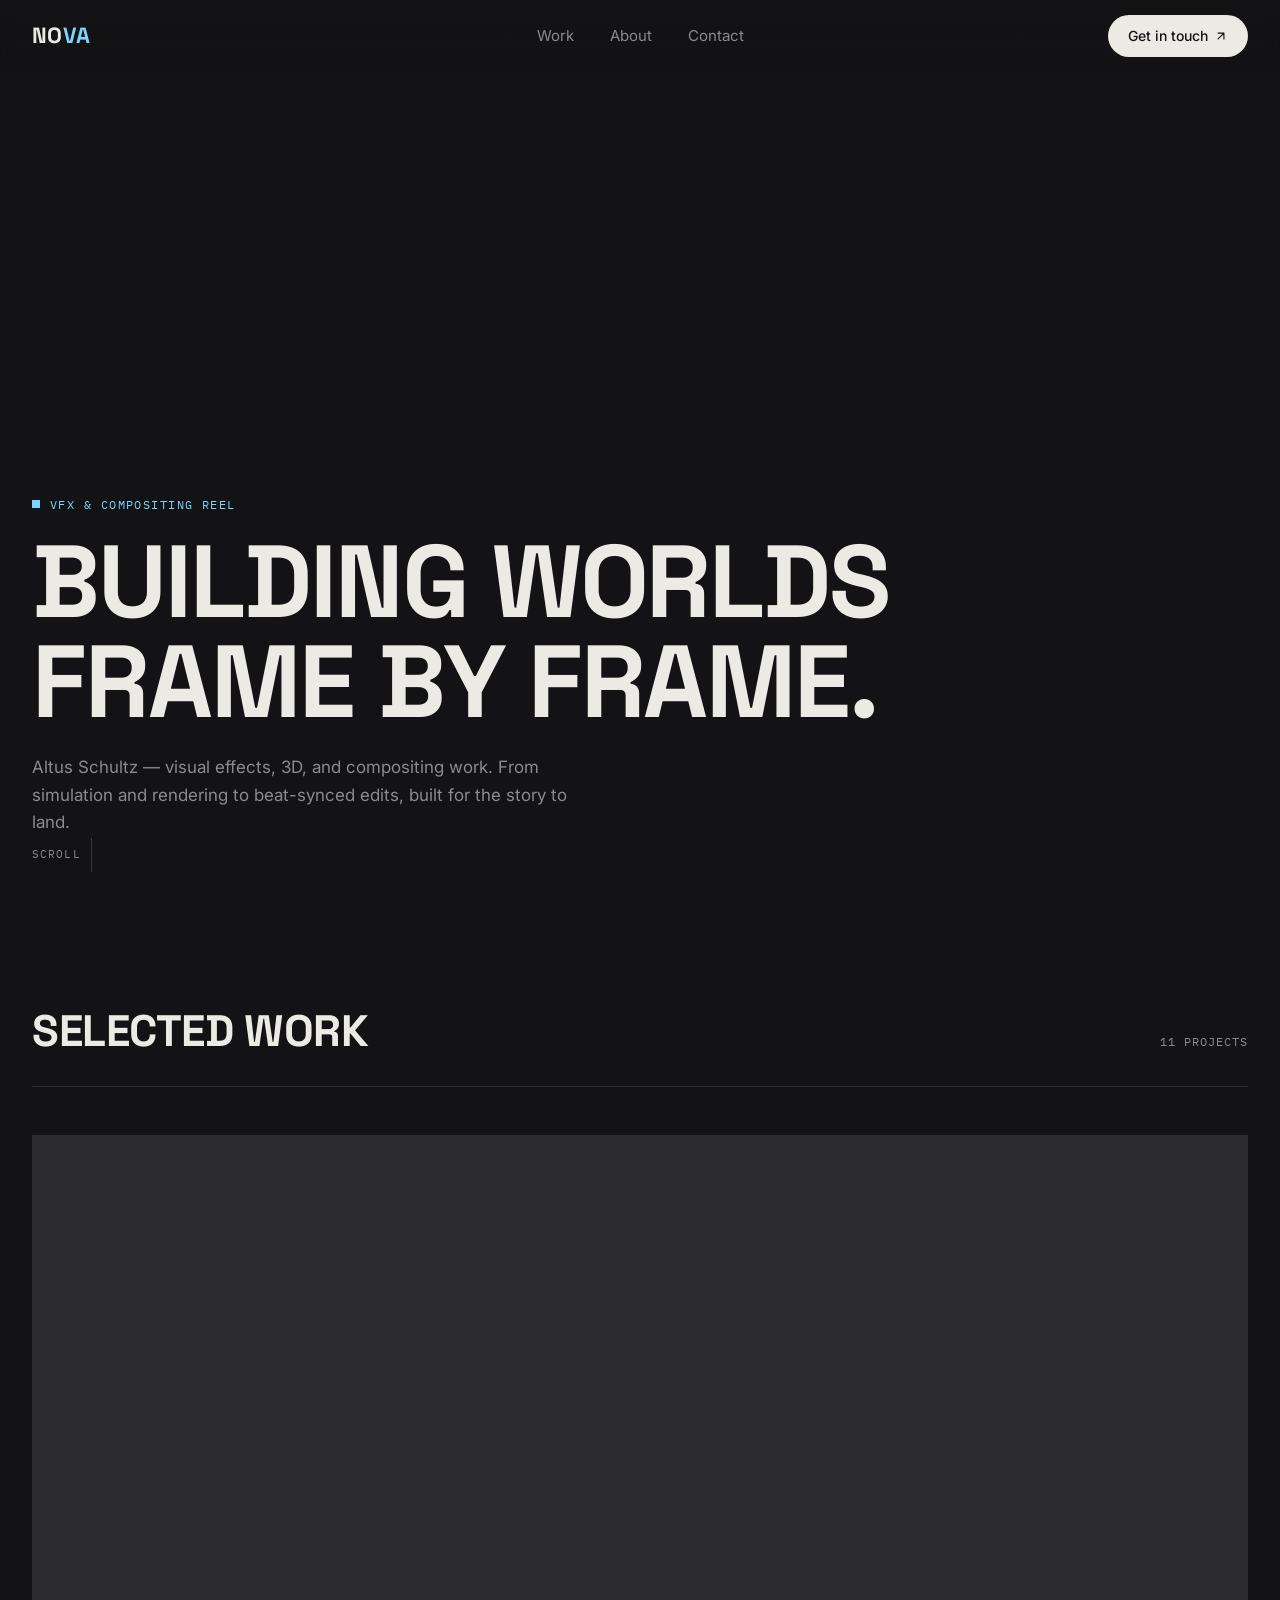
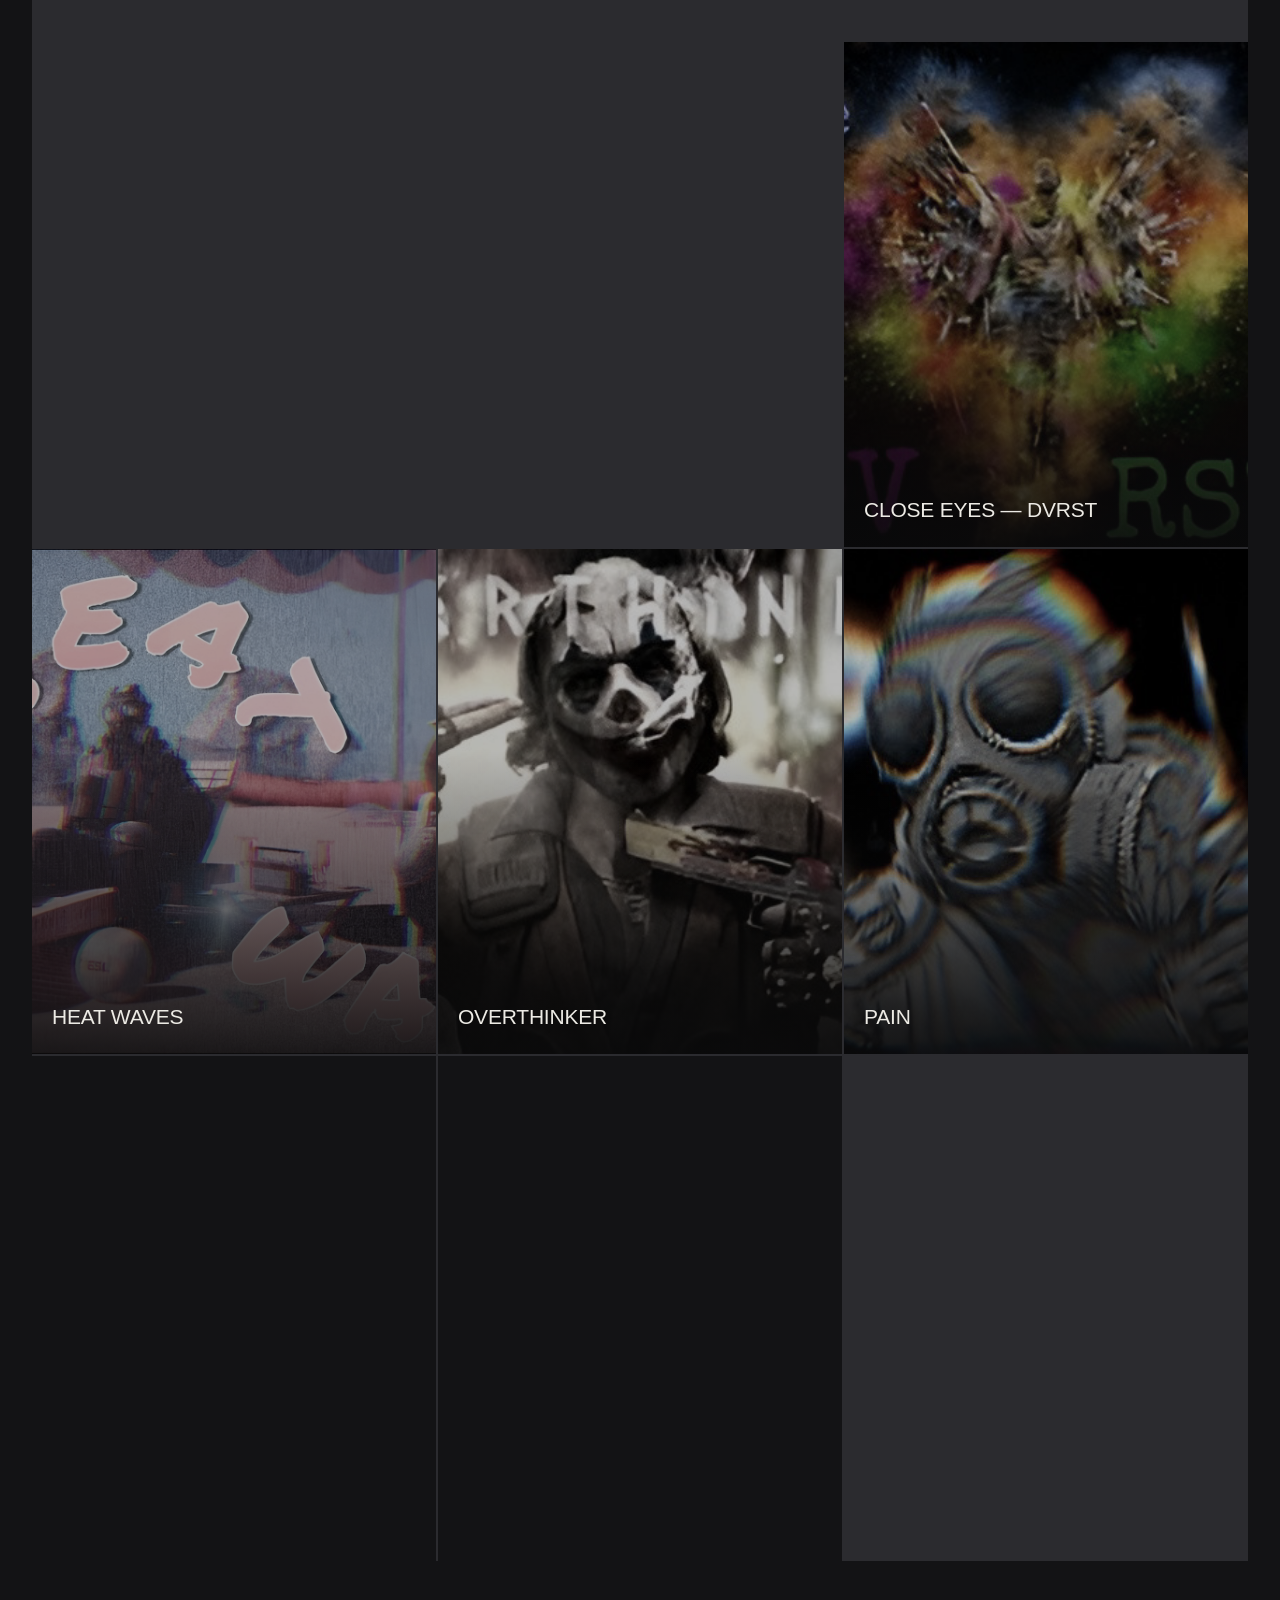
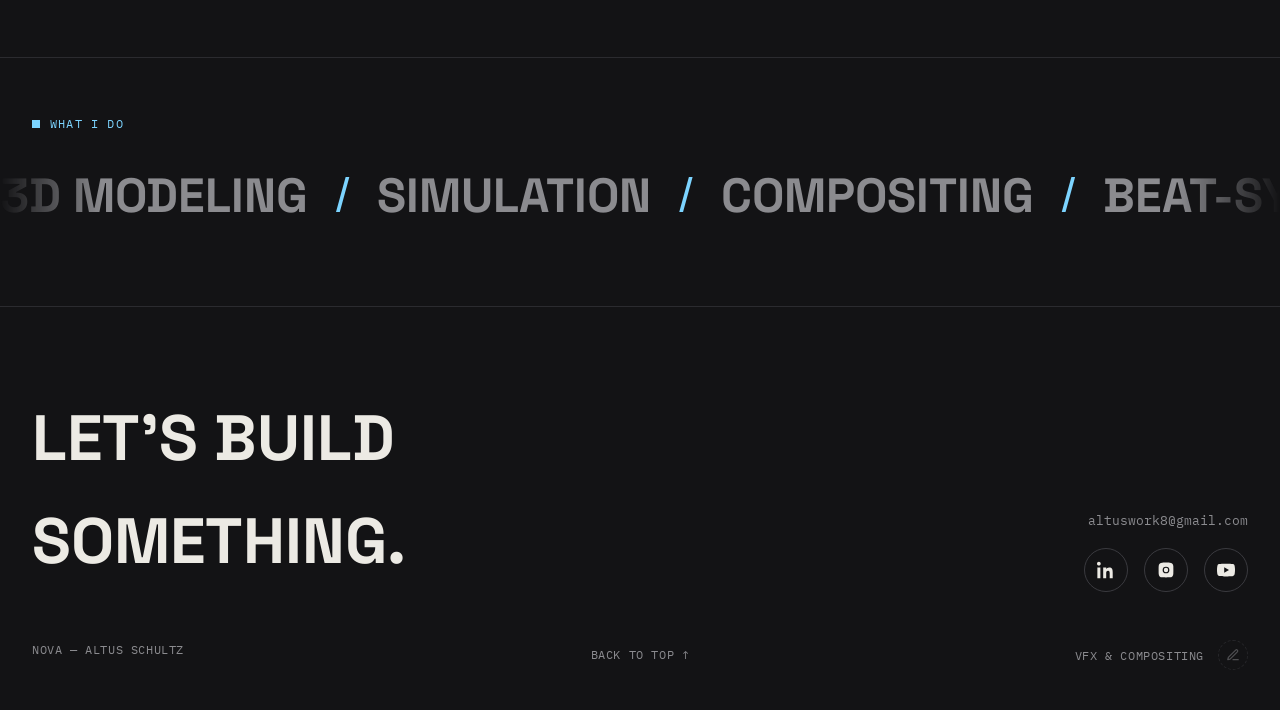
<file: index.html>
<!DOCTYPE html>
<html lang="en">
<head>
<meta charset="UTF-8">
<meta name="viewport" content="width=device-width, initial-scale=1.0">
<title>NOVA — VFX & Compositing &mdash; NOVA</title>
<link rel="preconnect" href="https://fonts.googleapis.com">
<link href="https://fonts.googleapis.com/css2?family=Space+Grotesk:wght@500;700&family=Inter:wght@400;500&family=IBM+Plex+Mono:wght@400;500&display=swap" rel="stylesheet">
<link rel="stylesheet" href="assets/css/style.css">
<link rel="stylesheet" href="assets/css/effects.css">

</head>
<body id="top">

<!--Nav bar: NOVA logo top left, burger menu button top right-->
<nav class="nav">
  <a href="index.html" class="nav-logo"><span>NO</span><span>VA</span></a>
  <div class="nav-links-desktop">
    <a href="index.html#work">Work</a>
    <a href="pages/about.html">About</a>
    <a href="pages/contact.html">Contact</a>
  </div>
  <a href="pages/contact.html" class="nav-cta">Get in touch
    <svg viewBox="0 0 24 24" fill="none" stroke="currentColor" stroke-width="2" stroke-linecap="round" stroke-linejoin="round"><path d="M7 17L17 7M17 7H7M17 7V17"/></svg>
  </a>
  <button class="nav-burger" aria-label="Open menu" aria-expanded="false">
    <span></span><span></span><span></span>
  </button>
</nav>

<!--Full screen menu, hidden until the burger button is clicked (see script.js)-->
<div class="nav-mobile-panel">
    <a href="index.html#work">Work</a>
    <a href="pages/about.html">About</a>
    <a href="pages/contact.html">Contact</a>
</div>

<!--Hero section: full bleed background video with the title over the top-->
<header class="hero">
  <video autoplay muted loop playsinline preload="metadata">
    <source src="assets/media/spaceship/Spaceship-hero.mp4" type="video/mp4">
  </video>
  <div class="hero-content">
    <div class="hero-eyebrow">VFX &amp; Compositing Reel</div>
    <h1>Building worlds<br>frame by frame.</h1>
    <p>Altus Schultz &mdash; visual effects, 3D, and compositing work. From simulation and rendering to beat-synced edits, built for the story to land.</p>
  </div>
  <!--Scroll down link, jumps straight to the work section below-->
  <a href="#work" class="hero-scroll">Scroll</a>
</header>

<!--Work section: heading plus the project grid-->
<section class="section" id="work">
  <div class="section-head">
    <h2>Selected Work</h2>
    <div class="section-tag">11 Projects</div>
  </div>

  <!--Project grid: one tile per project, hover to play the preview video.
      Tiles for Close Eyes, Heat Waves, Overthinker and Pain show a still
      photo first and only swap to video on hover (see script.js)-->
  <div class="work-grid">

    <!--Sword in the Stone-->
    <a class="work-card reveal" href="pages/sword-in-the-stone.html">
      <video class="thumb-media" data-src="assets/media/sword-in-the-stone/Sword-in-the-stone.mp4" muted loop playsinline preload="metadata"></video>
      <div class="work-card-overlay">
        <div class="work-card-tag">Blender</div>
        <div class="work-card-title">Sword in the Stone</div>
      </div>
    </a>

    <!--Monkey-->
    <a class="work-card reveal" href="pages/monkey.html">
      <video class="thumb-media" data-src="assets/media/monkey/Monkey.mp4" muted loop playsinline preload="metadata"></video>
      <div class="work-card-overlay">
        <div class="work-card-tag">Blender</div>
        <div class="work-card-title">Monkey</div>
      </div>
    </a>

    <!--Spaceship-->
    <a class="work-card reveal" href="pages/spaceship.html">
      <video class="thumb-media" data-src="assets/media/spaceship/Spaceship-hero.mp4" muted loop playsinline preload="metadata"></video>
      <div class="work-card-overlay">
        <div class="work-card-tag">Blender</div>
        <div class="work-card-title">Spaceship</div>
      </div>
    </a>

    <!--Floating Ball-->
    <a class="work-card reveal" href="pages/floating-ball.html">
      <video class="thumb-media" data-src="assets/media/floating-ball/Floating-Ball.mp4" muted loop playsinline preload="metadata"></video>
      <div class="work-card-overlay">
        <div class="work-card-tag">Composite</div>
        <div class="work-card-title">Floating Ball</div>
      </div>
    </a>

    <!--Donut-->
    <a class="work-card reveal" href="pages/donut.html">
      <video class="thumb-media" data-src="assets/media/donut/Donut.mp4" muted loop playsinline preload="metadata"></video>
      <div class="work-card-overlay">
        <div class="work-card-tag">Blender</div>
        <div class="work-card-title">Donut</div>
      </div>
    </a>

    <!--Close Eyes — DVRST: still photo first, video plays on hover-->
    <a class="work-card reveal" href="pages/close-eyes-dvrst.html">
      <img class="thumb-media thumb-still" src="assets/media/close-eyes-dvrst/Close-Eyes-DVRST.jpg" alt="" loading="lazy">
      <video class="thumb-media" data-src="assets/media/close-eyes-dvrst/close-eyes-dvrst.mp4" muted loop playsinline preload="metadata"></video>
      <div class="work-card-overlay">
        <div class="work-card-tag">Edit</div>
        <div class="work-card-title">Close Eyes — DVRST</div>
      </div>
    </a>

    <!--Heat Waves: still photo first, video plays on hover-->
    <a class="work-card reveal" href="pages/heat-waves.html">
      <img class="thumb-media thumb-still" src="assets/media/heat-waves/Heat-Waves-01.jpg" alt="" loading="lazy">
      <video class="thumb-media" data-src="assets/media/heat-waves/Heat-waves.mp4" muted loop playsinline preload="metadata"></video>
      <div class="work-card-overlay">
        <div class="work-card-tag">Edit</div>
        <div class="work-card-title">Heat Waves</div>
      </div>
    </a>

    <!--Overthinker: still photo first, video plays on hover-->
    <a class="work-card reveal" href="pages/overthinker.html">
      <img class="thumb-media thumb-still" src="assets/media/overthinker/Overthinker-01.jpg" alt="" loading="lazy">
      <video class="thumb-media" data-src="assets/media/overthinker/Overthinker.mp4" muted loop playsinline preload="metadata"></video>
      <div class="work-card-overlay">
        <div class="work-card-tag">Edit</div>
        <div class="work-card-title">Overthinker</div>
      </div>
    </a>

    <!--Pain: still photo first, video plays on hover-->
    <a class="work-card reveal" href="pages/pain.html">
      <img class="thumb-media thumb-still" src="assets/media/pain/Pain-01.jpg" alt="" loading="lazy">
      <video class="thumb-media" data-src="assets/media/pain/Pain.mp4" muted loop playsinline preload="metadata"></video>
      <div class="work-card-overlay">
        <div class="work-card-tag">Edit</div>
        <div class="work-card-title">Pain</div>
      </div>
    </a>

    <!--TikTok Video-->
    <a class="work-card reveal" href="pages/tiktok-video.html">
      <video class="thumb-media" data-src="assets/media/tiktok-video/TikTok.mp4" muted loop playsinline preload="metadata"></video>
      <div class="work-card-overlay">
        <div class="work-card-tag">Edit</div>
        <div class="work-card-title">TikTok Video</div>
      </div>
    </a>

    <!--The Emirates Watch-->
    <a class="work-card reveal" href="pages/emirates-watch.html">
      <video class="thumb-media" data-src="assets/media/emirates-watch/Altus-compositor/Entity.mp4" muted loop playsinline preload="metadata"></video>
      <div class="work-card-overlay">
        <div class="work-card-tag">ARG / CIE153</div>
        <div class="work-card-title">The Emirates Watch</div>
      </div>
    </a>

  </div>
</section>

<!--Marquee: auto-scrolling strip of skills, sits above the footer.
    The list of spans is duplicated once so the scroll loops seamlessly-->
<section class="marquee-section">
  <div class="marquee-eyebrow">What I do</div>
  <div class="marquee">
    <div class="marquee-track">
      <span>3D Modeling</span><span class="slash">/</span>
      <span>Simulation</span><span class="slash">/</span>
      <span>Compositing</span><span class="slash">/</span>
      <span>Beat-Synced Editing</span><span class="slash">/</span>
      <span>Colour Grading</span><span class="slash">/</span>
      <span>VFX</span><span class="slash">/</span>
      <span>3D Modeling</span><span class="slash">/</span>
      <span>Simulation</span><span class="slash">/</span>
      <span>Compositing</span><span class="slash">/</span>
      <span>Beat-Synced Editing</span><span class="slash">/</span>
      <span>Colour Grading</span><span class="slash">/</span>
      <span>VFX</span><span class="slash">/</span>
    </div>
  </div>
</section>

<!--Footer: shown on every page. Headline + email link, contact details,
    social icons, then the copyright line with the back to top link-->
<footer class="footer">
  <div class="footer-top">
    <h2>Let's build<br>something.</h2>
    <div class="footer-contact-block">
      <!--Email, same on every page-->
      <div class="footer-contact">
        <a href="https://mail.google.com/mail/?view=cm&amp;to=altuswork8@gmail.com">altuswork8@gmail.com</a>
      </div>
      <!--Social icon circles: LinkedIn, Instagram, YouTube-->
      <div class="socials">
      <a href="https://www.linkedin.com/in/altus-schultz-65b07b365/" aria-label="LinkedIn" target="_blank" rel="noopener">
        <svg viewBox="0 0 24 24"><path d="M4.98 3.5C4.98 4.88 3.87 6 2.5 6S0 4.88 0 3.5 1.12 1 2.5 1s2.48 1.12 2.48 2.5zM.5 8.75h4V23h-4V8.75zM8.5 8.75h3.83v1.96h.05c.53-1 1.83-2.06 3.77-2.06 4.03 0 4.78 2.65 4.78 6.1V23h-4v-6.5c0-1.55-.03-3.55-2.17-3.55-2.18 0-2.51 1.7-2.51 3.44V23h-4V8.75z"/></svg>
      </a>
      <a href="https://www.instagram.com/hertzz.iwnl/" aria-label="Instagram" target="_blank" rel="noopener">
        <svg viewBox="0 0 24 24"><path d="M12 2.16c3.2 0 3.58.01 4.85.07 3.25.15 4.77 1.69 4.92 4.92.06 1.27.07 1.65.07 4.85s-.01 3.58-.07 4.85c-.15 3.23-1.66 4.77-4.92 4.92-1.27.06-1.64.07-4.85.07s-3.58-.01-4.85-.07c-3.27-.15-4.77-1.7-4.92-4.92-.06-1.27-.07-1.65-.07-4.85s.02-3.58.07-4.85c.15-3.23 1.66-4.77 4.92-4.92 1.27-.06 1.65-.07 4.85-.07zm0 5.35a4.49 4.49 0 1 0 0 8.98 4.49 4.49 0 0 0 0-8.98zm0 7.4a2.91 2.91 0 1 1 0-5.82 2.91 2.91 0 0 1 0 5.82zm5.73-7.58a1.05 1.05 0 1 1-2.1 0 1.05 1.05 0 0 1 2.1 0z"/></svg>
      </a>
      <a href="https://www.youtube.com/@altumisprime" aria-label="YouTube" target="_blank" rel="noopener">
        <svg viewBox="0 0 24 24"><path d="M23.5 6.2a3.02 3.02 0 0 0-2.12-2.14C19.51 3.5 12 3.5 12 3.5s-7.51 0-9.38.56A3.02 3.02 0 0 0 .5 6.2 31.6 31.6 0 0 0 0 12a31.6 31.6 0 0 0 .5 5.8 3.02 3.02 0 0 0 2.12 2.14C4.49 20.5 12 20.5 12 20.5s7.51 0 9.38-.56a3.02 3.02 0 0 0 2.12-2.14A31.6 31.6 0 0 0 24 12a31.6 31.6 0 0 0-.5-5.8zM9.6 15.6V8.4l6.4 3.6-6.4 3.6z"/></svg>
      </a>
    </div>
    </div>
  </div>
  <!--Copyright line + back to top link, same on every page-->
  <div class="footer-bottom">
    <span>NOVA &mdash; Altus Schultz</span>
    <a href="#top" class="back-to-top">Back to top &uarr;</a>
    <div class="footer-egg-group">
      <span>VFX &amp; Compositing</span>
      <button class="egg-toggle" aria-label="I wonder what this does">
        <svg viewBox="0 0 24 24" fill="none" stroke="currentColor" stroke-width="2" stroke-linecap="round" stroke-linejoin="round">
          <path d="M12 20h9"/><path d="M16.5 3.5a2.12 2.12 0 0 1 3 3L7 19l-4 1 1-4Z"/>
        </svg>
      </button>
    </div>
  </div>
</footer>

<script src="assets/js/script.js"></script>
</body>
</html>
</file>
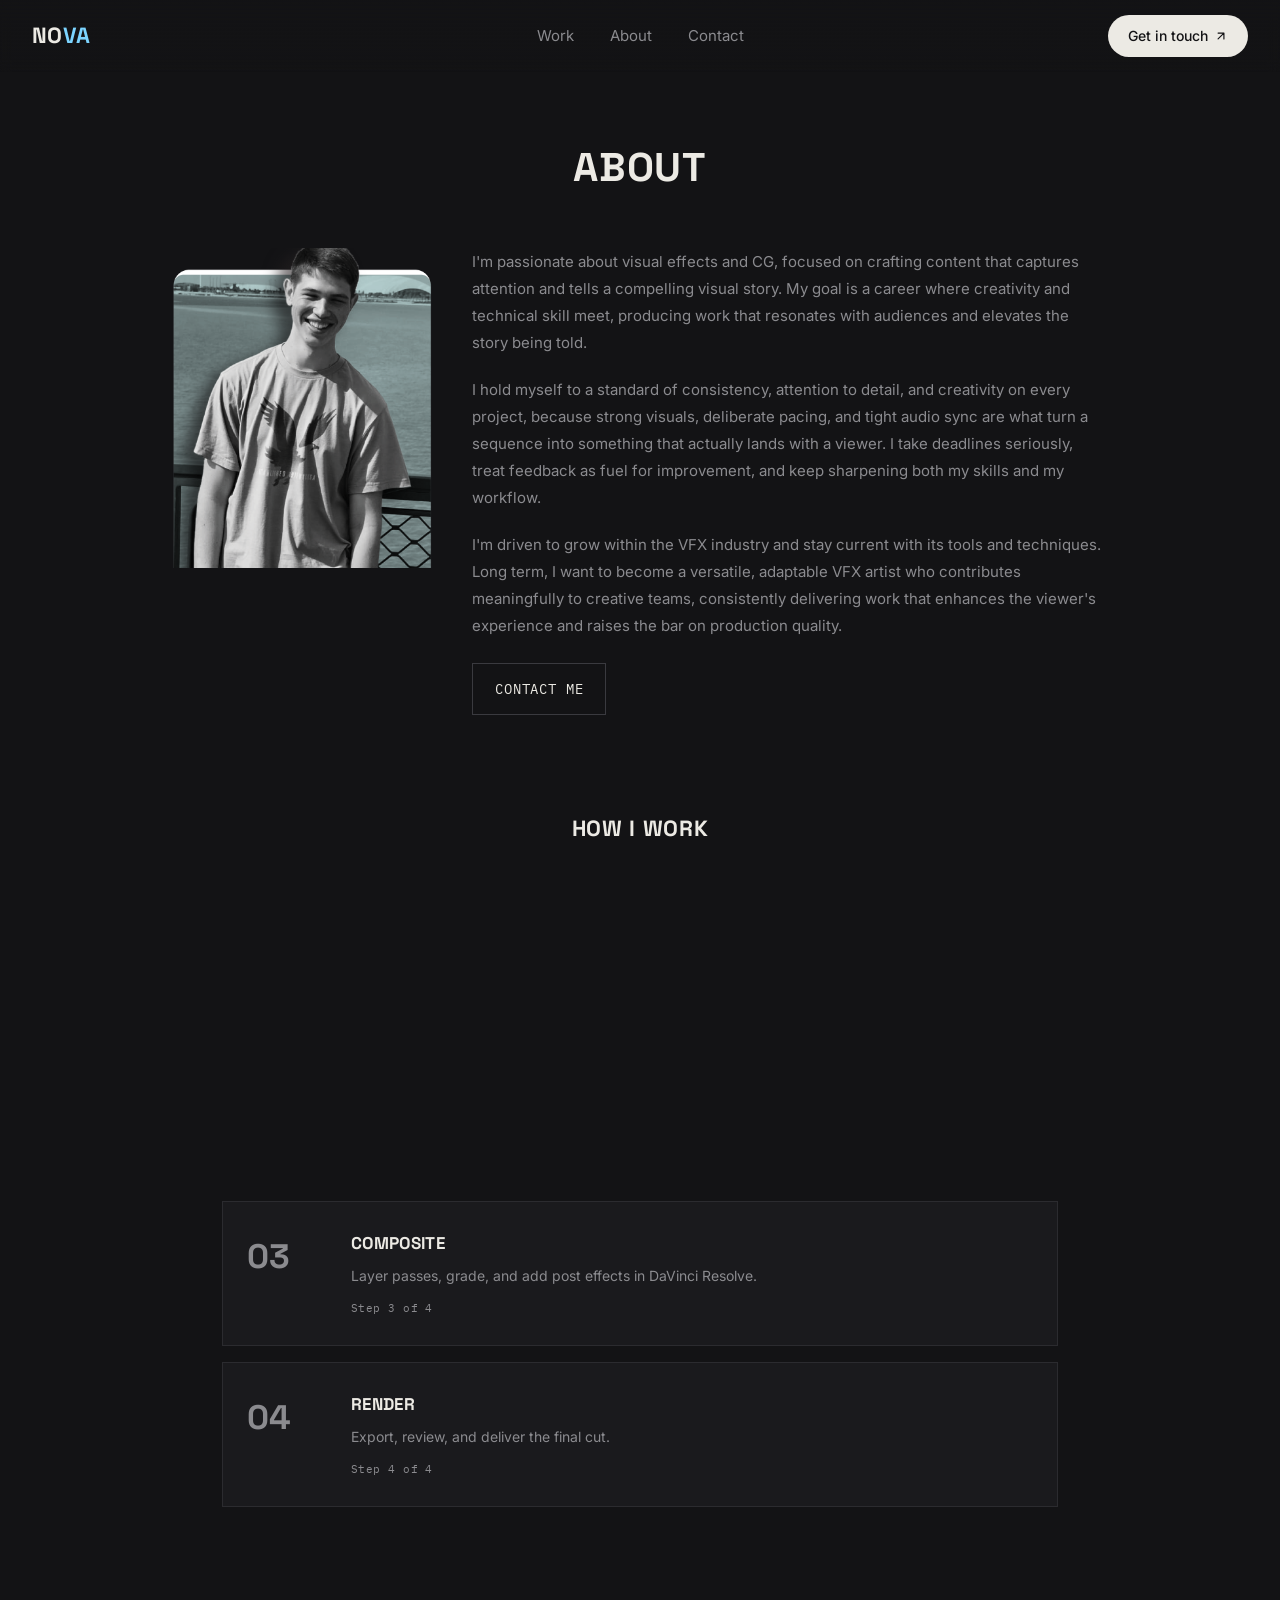
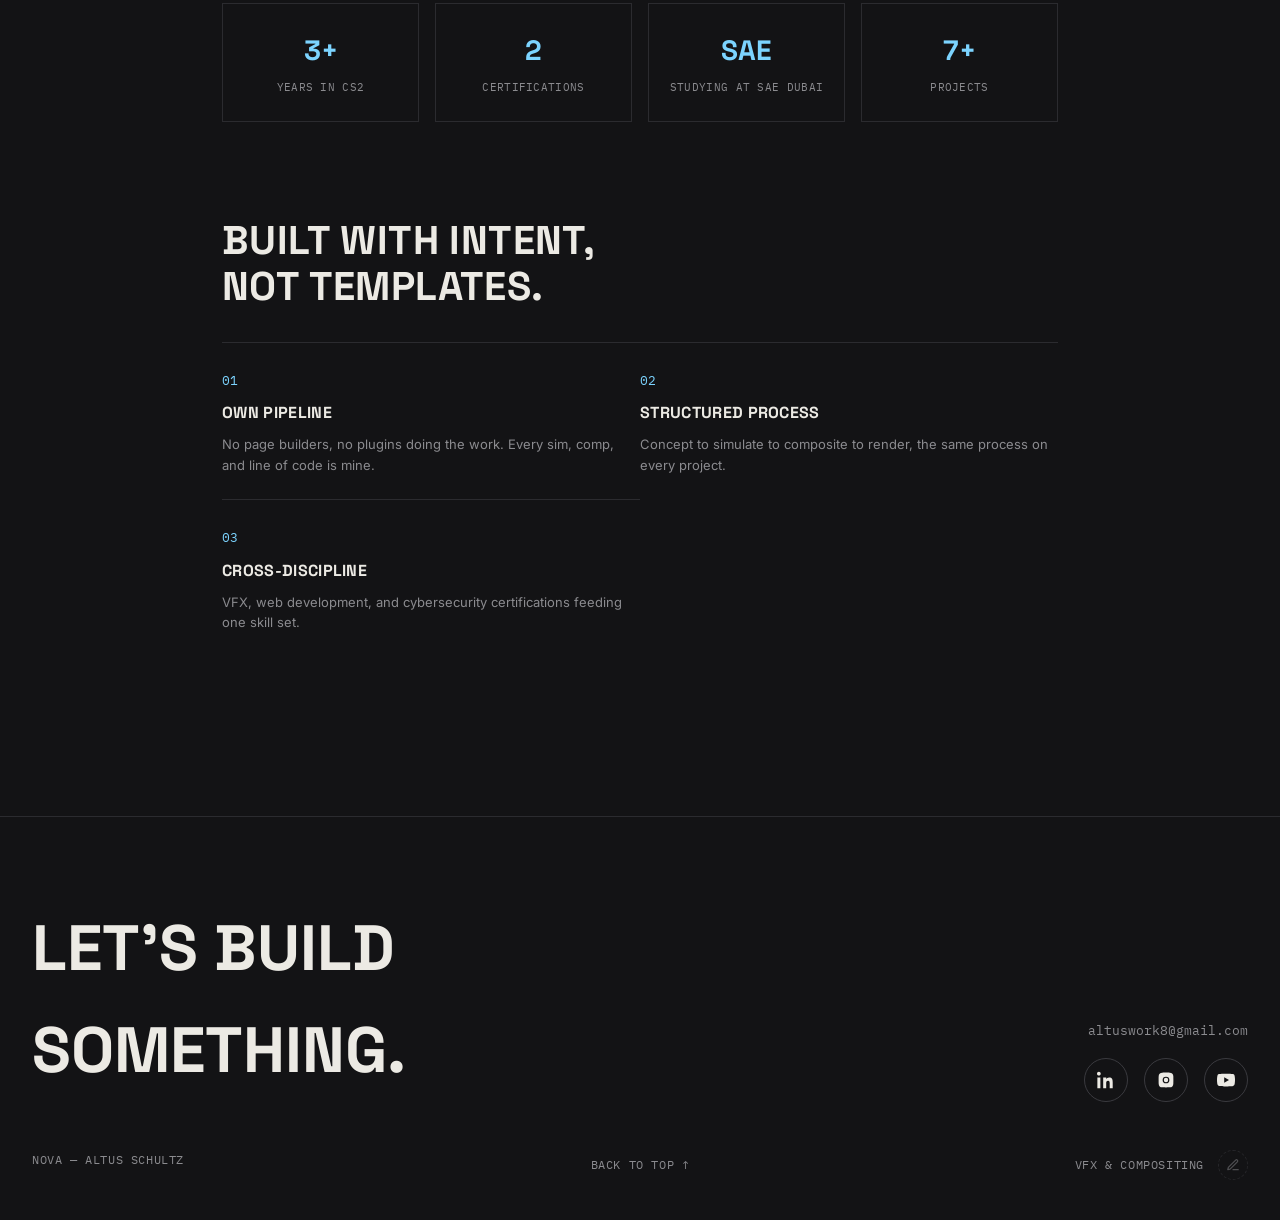
<file: pages/about.html>
<!DOCTYPE html>
<html lang="en">
<head>
<meta charset="UTF-8">
<meta name="viewport" content="width=device-width, initial-scale=1.0">
<title>About &mdash; NOVA</title>
<link rel="preconnect" href="https://fonts.googleapis.com">
<link href="https://fonts.googleapis.com/css2?family=Space+Grotesk:wght@500;700&amp;family=Inter:wght@400;500&amp;family=IBM+Plex+Mono:wght@400;500&amp;display=swap" rel="stylesheet">
<link rel="stylesheet" href="../assets/css/style.css">
<link rel="stylesheet" href="../assets/css/effects.css">

</head>
<body id="top">

<!--Nav bar: NOVA logo top left, burger menu button top right-->
<nav class="nav">
    <a href="../index.html" class="nav-logo"><span>NO</span><span>VA</span></a>
    <div class="nav-links-desktop">
    <a href="../index.html#work">Work</a>
    <a href="about.html">About</a>
    <a href="contact.html">Contact</a>
  </div>
  <a href="contact.html" class="nav-cta">Get in touch
    <svg viewBox="0 0 24 24" fill="none" stroke="currentColor" stroke-width="2" stroke-linecap="round" stroke-linejoin="round"><path d="M7 17L17 7M17 7H7M17 7V17"/></svg>
  </a>
  <button class="nav-burger" aria-label="Open menu" aria-expanded="false">
      <span></span><span></span><span></span>
    </button>
  </nav>
  <div class="nav-mobile-panel">
      <a href="../index.html#work">Work</a>
      <a href="about.html">About</a>
      <a href="contact.html">Contact</a>
  </div>

  <!-- ==================== About header ==================== -->
  <div class="about-header">
    <h1>About</h1>
  </div>

  <!-- ==================== Bio: photo + intro text, fades in on scroll ==================== -->
  <div class="bio reveal">
    <img src="../assets/media/about-me/About-me-Image.png" alt="Altus Schultz" class="bio-photo">

    <div class="bio-text">
      <p>I'm passionate about visual effects and CG, focused on crafting content that captures attention and tells a compelling visual story. My goal is a career where creativity and technical skill meet, producing work that resonates with audiences and elevates the story being told.</p>
      <p>I hold myself to a standard of consistency, attention to detail, and creativity on every project, because strong visuals, deliberate pacing, and tight audio sync are what turn a sequence into something that actually lands with a viewer. I take deadlines seriously, treat feedback as fuel for improvement, and keep sharpening both my skills and my workflow.</p>
      <p>I'm driven to grow within the VFX industry and stay current with its tools and techniques. Long term, I want to become a versatile, adaptable VFX artist who contributes meaningfully to creative teams, consistently delivering work that enhances the viewer's experience and raises the bar on production quality.</p>

      <div class="bio-actions">
        <a href="contact.html" class="contact-link">Contact me</a>
      </div>
    </div>
  </div>

  <!-- ==================== How I work: 4 steps, each fades up on scroll ==================== -->
  <h2 class="section-heading">How I Work</h2>

  <div class="steps">

    <div class="step reveal">
      <span class="step-number">01</span>
      <div>
        <p class="step-title">Concept</p>
        <p class="step-desc">Block out the idea, references, and shot list before touching software.</p>
        <p class="step-label">Step 1 of 4</p>
      </div>
    </div>

    <div class="step reveal">
      <span class="step-number">02</span>
      <div>
        <p class="step-title">Simulate</p>
        <p class="step-desc">Build fluid, smoke, or destruction sims in Blender and tune the settings.</p>
        <p class="step-label">Step 2 of 4</p>
      </div>
    </div>

    <div class="step reveal">
      <span class="step-number">03</span>
      <div>
        <p class="step-title">Composite</p>
        <p class="step-desc">Layer passes, grade, and add post effects in DaVinci Resolve.</p>
        <p class="step-label">Step 3 of 4</p>
      </div>
    </div>

    <div class="step reveal">
      <span class="step-number">04</span>
      <div>
        <p class="step-title">Render</p>
        <p class="step-desc">Export, review, and deliver the final cut.</p>
        <p class="step-label">Step 4 of 4</p>
      </div>
    </div>

  </div>

  <!-- ==================== Stats: numbers count up from 0 on scroll, see script.js ==================== -->
  <div class="stats reveal">

    <div class="stat">
      <span class="stat-number" data-count="5" data-suffix="+">0</span>
      <p class="stat-label">Years in CS2</p>
    </div>

    <div class="stat">
      <span class="stat-number" data-count="3">0</span>
      <p class="stat-label">Certifications</p>
    </div>

    <div class="stat">
      <span class="stat-number">SAE</span>
      <p class="stat-label">Studying at SAE Dubai</p>
    </div>

    <div class="stat">
      <span class="stat-number" data-count="10" data-suffix="+">0</span>
      <p class="stat-label">Projects</p>
    </div>

  </div>

  <!-- ==================== Why me: 6 point grid ==================== -->
  <div class="why-me">
    <h2 class="headline">Built with intent,<br>not templates.</h2>

    <div class="why-grid">

      <div class="why-item reveal">
        <span class="why-number">01</span>
        <h3>Own pipeline</h3>
        <p>No page builders, no plugins doing the work. Every sim, comp, and line of code is mine.</p>
      </div>

      <div class="why-item reveal">
        <span class="why-number">02</span>
        <h3>Structured process</h3>
        <p>Concept to simulate to composite to render, the same process on every project.</p>
      </div>

      <div class="why-item reveal">
        <span class="why-number">03</span>
        <h3>Cross-discipline</h3>
        <p>VFX, web development, and cybersecurity certifications feeding one skill set.</p>
      </div>

      <div class="why-item reveal">
        <span class="why-number">04</span>
        <h3>Iterates fast</h3>
        <p>Feedback gets acted on the same day, not the next sprint.</p>
      </div>

      <div class="why-item reveal">
        <span class="why-number">05</span>
        <h3>Reliable under pressure</h3>
        <p>Years of competitive FPS have built the discipline to hit deadlines without cutting corners.</p>
      </div>

      <div class="why-item reveal">
        <span class="why-number">06</span>
        <h3>Always learning</h3>
        <p>Actively studying VFX and virtual production, picking up new techniques every trimester.</p>
      </div>

    </div>
  </div>

  <!--Footer: same on every page, contact details, socials, back to top-->
  <footer class="footer">
    <div class="footer-top">
      <h2>Let's build<br>something.</h2>
      <div class="footer-contact-block">
        <div class="footer-contact">
          <a href="https://mail.google.com/mail/?view=cm&amp;to=altuswork8@gmail.com">altuswork8@gmail.com</a>
        </div>
        <div class="socials">
        <a href="https://www.linkedin.com/in/altus-schultz-65b07b365/" aria-label="LinkedIn" target="_blank" rel="noopener">
          <svg viewBox="0 0 24 24"><path d="M4.98 3.5C4.98 4.88 3.87 6 2.5 6S0 4.88 0 3.5 1.12 1 2.5 1s2.48 1.12 2.48 2.5zM.5 8.75h4V23h-4V8.75zM8.5 8.75h3.83v1.96h.05c.53-1 1.83-2.06 3.77-2.06 4.03 0 4.78 2.65 4.78 6.1V23h-4v-6.5c0-1.55-.03-3.55-2.17-3.55-2.18 0-2.51 1.7-2.51 3.44V23h-4V8.75z"/></svg>
        </a>
        <a href="https://www.instagram.com/hertzz.iwnl/" aria-label="Instagram" target="_blank" rel="noopener">
          <svg viewBox="0 0 24 24"><path d="M12 2.16c3.2 0 3.58.01 4.85.07 3.25.15 4.77 1.69 4.92 4.92.06 1.27.07 1.65.07 4.85s-.01 3.58-.07 4.85c-.15 3.23-1.66 4.77-4.92 4.92-1.27.06-1.64.07-4.85.07s-3.58-.01-4.85-.07c-3.27-.15-4.77-1.7-4.92-4.92-.06-1.27-.07-1.65-.07-4.85s.02-3.58.07-4.85c.15-3.23 1.66-4.77 4.92-4.92 1.27-.06 1.65-.07 4.85-.07zm0 5.35a4.49 4.49 0 1 0 0 8.98 4.49 4.49 0 0 0 0-8.98zm0 7.4a2.91 2.91 0 1 1 0-5.82 2.91 2.91 0 0 1 0 5.82zm5.73-7.58a1.05 1.05 0 1 1-2.1 0 1.05 1.05 0 0 1 2.1 0z"/></svg>
        </a>
        <a href="https://www.youtube.com/@altumisprime" aria-label="YouTube" target="_blank" rel="noopener">
          <svg viewBox="0 0 24 24"><path d="M23.5 6.2a3.02 3.02 0 0 0-2.12-2.14C19.51 3.5 12 3.5 12 3.5s-7.51 0-9.38.56A3.02 3.02 0 0 0 .5 6.2 31.6 31.6 0 0 0 0 12a31.6 31.6 0 0 0 .5 5.8 3.02 3.02 0 0 0 2.12 2.14C4.49 20.5 12 20.5 12 20.5s7.51 0 9.38-.56a3.02 3.02 0 0 0 2.12-2.14A31.6 31.6 0 0 0 24 12a31.6 31.6 0 0 0-.5-5.8zM9.6 15.6V8.4l6.4 3.6-6.4 3.6z"/></svg>
        </a>
      </div>
      </div>
    </div>
    <div class="footer-bottom">
      <span>NOVA &mdash; Altus Schultz</span>
      <a href="#top" class="back-to-top">Back to top &uarr;</a>
      <div class="footer-egg-group">
      <span>VFX &amp; Compositing</span>
      <button class="egg-toggle" aria-label="I wonder what this does">
      <svg viewBox="0 0 24 24" fill="none" stroke="currentColor" stroke-width="2" stroke-linecap="round" stroke-linejoin="round">
        <path d="M12 20h9"/><path d="M16.5 3.5a2.12 2.12 0 0 1 3 3L7 19l-4 1 1-4Z"/>
      </svg>
    </button>
    </div>
  </div>
  </footer>

<script src="../assets/js/script.js"></script>
</body>
</html>
</file>
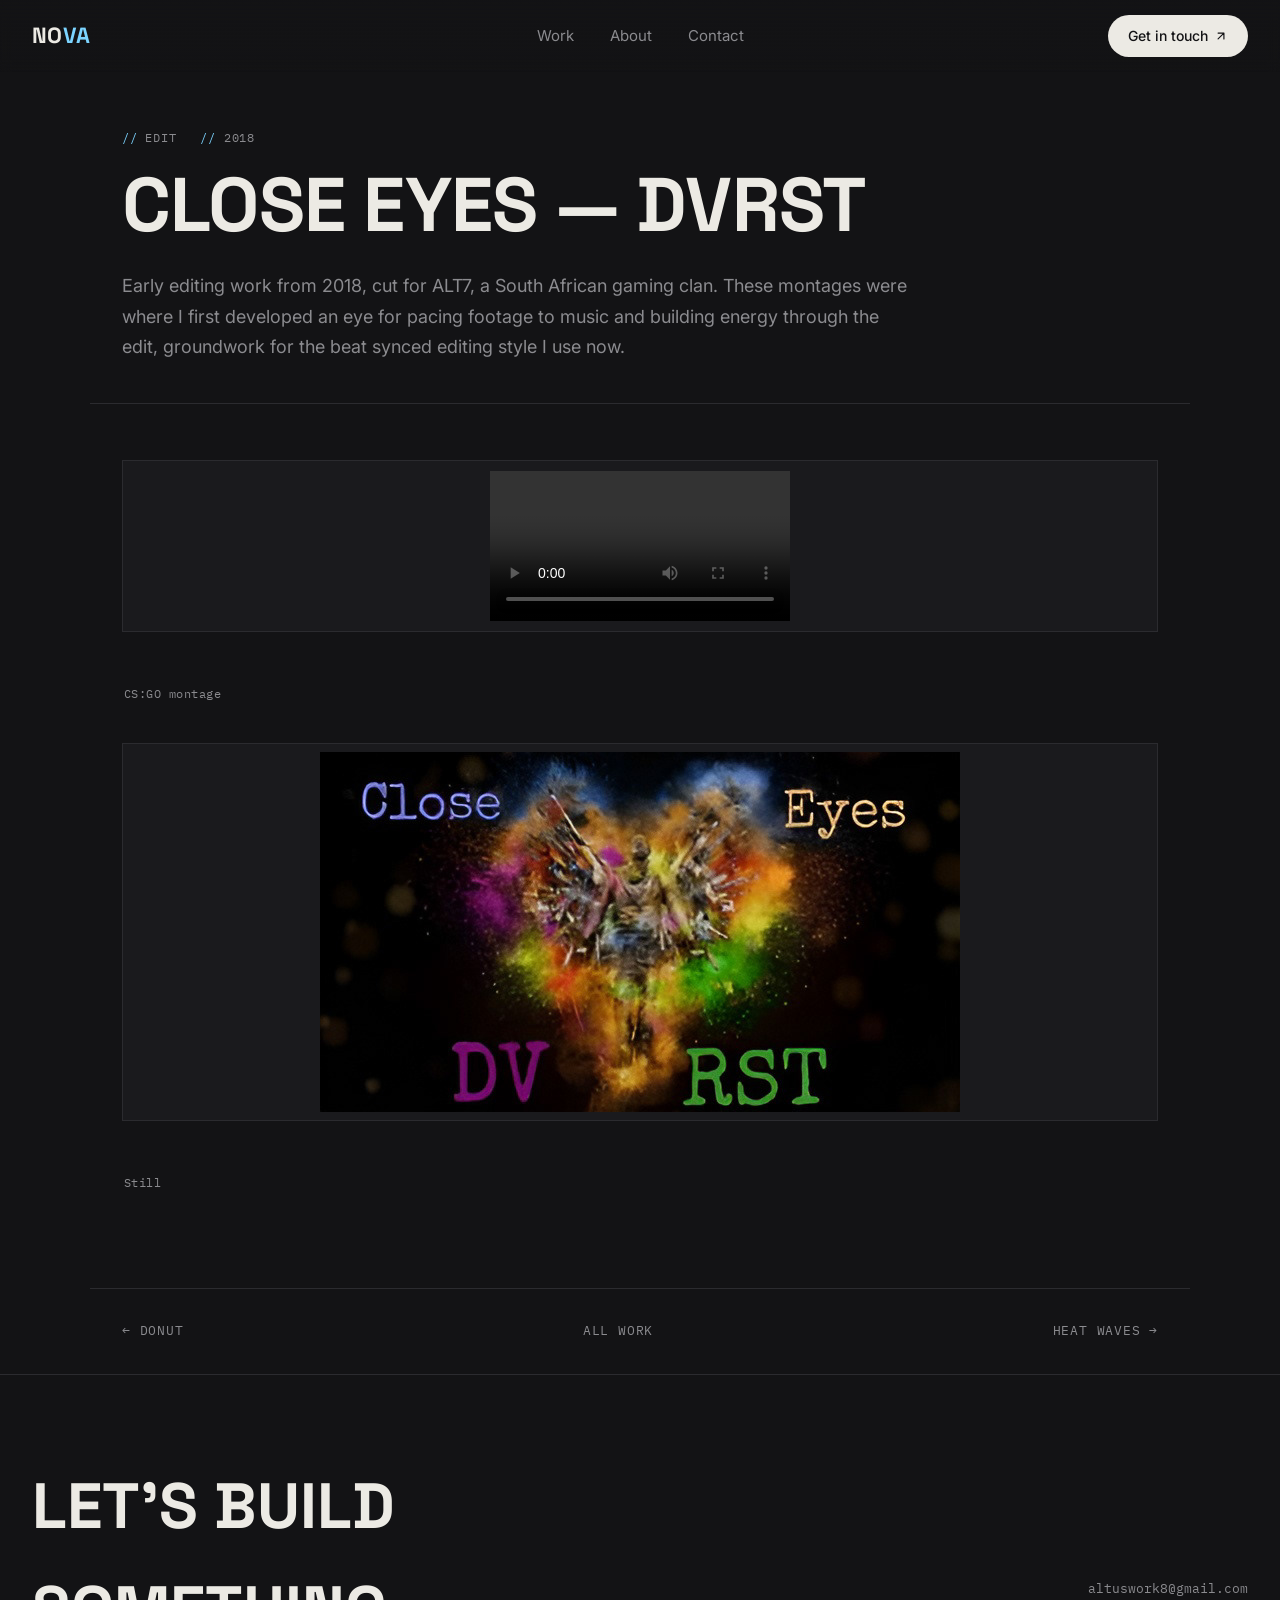
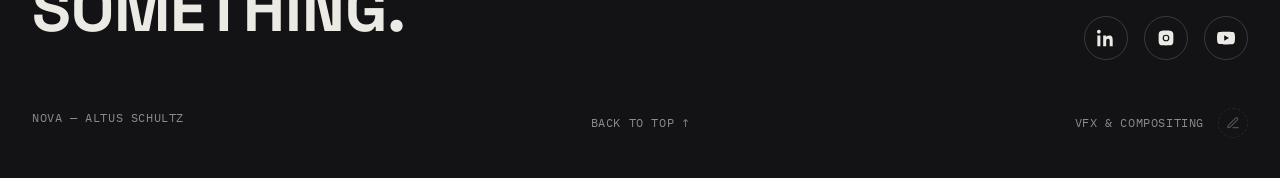
<file: pages/close-eyes-dvrst.html>
<!DOCTYPE html>
<html lang="en">
<head>
<meta charset="UTF-8">
<meta name="viewport" content="width=device-width, initial-scale=1.0">
<title>Close Eyes — DVRST &mdash; NOVA</title>
<link rel="preconnect" href="https://fonts.googleapis.com">
<link href="https://fonts.googleapis.com/css2?family=Space+Grotesk:wght@500;700&family=Inter:wght@400;500&family=IBM+Plex+Mono:wght@400;500&display=swap" rel="stylesheet">
<link rel="stylesheet" href="../assets/css/style.css">
<link rel="stylesheet" href="../assets/css/effects.css">

</head>
<body id="top">
  <!--Nav bar: NOVA logo top left, burger menu button top right-->
  <nav class="nav">
    <a href="../index.html" class="nav-logo"><span>NO</span><span>VA</span></a>
    <div class="nav-links-desktop">
    <a href="../index.html#work">Work</a>
    <a href="about.html">About</a>
    <a href="contact.html">Contact</a>
  </div>
  <a href="contact.html" class="nav-cta">Get in touch
    <svg viewBox="0 0 24 24" fill="none" stroke="currentColor" stroke-width="2" stroke-linecap="round" stroke-linejoin="round"><path d="M7 17L17 7M17 7H7M17 7V17"/></svg>
  </a>
  <button class="nav-burger" aria-label="Open menu" aria-expanded="false">
      <span></span><span></span><span></span>
    </button>
  </nav>
  <div class="nav-mobile-panel">
      <a href="../index.html#work">Work</a>
      <a href="about.html">About</a>
      <a href="contact.html">Contact</a>
  </div>
  <!--Project title, tools used, and description, sits above all the media below it-->
  <section class="project-hero reveal">
    <div class="project-meta">
        <span>Edit</span>
        <span>2018</span>
    </div>
    <h1>Close Eyes — DVRST</h1>
    <p class="project-desc">Early editing work from 2018, cut for ALT7, a South African gaming clan. These montages were where I first developed an eye for pacing footage to music and building energy through the edit, groundwork for the beat synced editing style I use now.</p>
  </section>
  <!--Project media: photos and videos, click a photo to enlarge it (see script.js)-->
  <section class="project-media">
      <div class="media-frame reticle reveal">
        <span class="rb1"></span><span class="rb2"></span>
        <video src="../assets/media/close-eyes-dvrst/close-eyes-dvrst.mp4" controls preload="metadata" playsinline></video>
      </div>
      <div class="media-caption">CS:GO montage</div>
      <div class="image-row">
        <div class="media-frame reticle reveal">
          <span class="rb1"></span><span class="rb2"></span>
          <img src="../assets/media/close-eyes-dvrst/Close-Eyes-DVRST.jpg" alt="Still" loading="lazy">
        </div>
      </div>
      <div class="media-caption">Still</div>
  </section>
  <!--Prev / all work / next links between projects-->
  <div class="project-nav-footer">
    <a href="donut.html">&larr; Donut</a>
    <a href="../index.html#work">All work</a>
    <a href="heat-waves.html">Heat Waves &rarr;</a>
  </div>
  <!--Footer: same on every page, contact details, socials, back to top-->
  <footer class="footer">
    <div class="footer-top">
      <h2>Let's build<br>something.</h2>
      <div class="footer-contact-block">
        <div class="footer-contact">
          <a href="https://mail.google.com/mail/?view=cm&amp;to=altuswork8@gmail.com">altuswork8@gmail.com</a>
        </div>
        <div class="socials">
        <a href="https://www.linkedin.com/in/altus-schultz-65b07b365/" aria-label="LinkedIn" target="_blank" rel="noopener">
          <svg viewBox="0 0 24 24"><path d="M4.98 3.5C4.98 4.88 3.87 6 2.5 6S0 4.88 0 3.5 1.12 1 2.5 1s2.48 1.12 2.48 2.5zM.5 8.75h4V23h-4V8.75zM8.5 8.75h3.83v1.96h.05c.53-1 1.83-2.06 3.77-2.06 4.03 0 4.78 2.65 4.78 6.1V23h-4v-6.5c0-1.55-.03-3.55-2.17-3.55-2.18 0-2.51 1.7-2.51 3.44V23h-4V8.75z"/></svg>
        </a>
        <a href="https://www.instagram.com/hertzz.iwnl/" aria-label="Instagram" target="_blank" rel="noopener">
          <svg viewBox="0 0 24 24"><path d="M12 2.16c3.2 0 3.58.01 4.85.07 3.25.15 4.77 1.69 4.92 4.92.06 1.27.07 1.65.07 4.85s-.01 3.58-.07 4.85c-.15 3.23-1.66 4.77-4.92 4.92-1.27.06-1.64.07-4.85.07s-3.58-.01-4.85-.07c-3.27-.15-4.77-1.7-4.92-4.92-.06-1.27-.07-1.65-.07-4.85s.02-3.58.07-4.85c.15-3.23 1.66-4.77 4.92-4.92 1.27-.06 1.65-.07 4.85-.07zm0 5.35a4.49 4.49 0 1 0 0 8.98 4.49 4.49 0 0 0 0-8.98zm0 7.4a2.91 2.91 0 1 1 0-5.82 2.91 2.91 0 0 1 0 5.82zm5.73-7.58a1.05 1.05 0 1 1-2.1 0 1.05 1.05 0 0 1 2.1 0z"/></svg>
        </a>
        <a href="https://www.youtube.com/@altumisprime" aria-label="YouTube" target="_blank" rel="noopener">
          <svg viewBox="0 0 24 24"><path d="M23.5 6.2a3.02 3.02 0 0 0-2.12-2.14C19.51 3.5 12 3.5 12 3.5s-7.51 0-9.38.56A3.02 3.02 0 0 0 .5 6.2 31.6 31.6 0 0 0 0 12a31.6 31.6 0 0 0 .5 5.8 3.02 3.02 0 0 0 2.12 2.14C4.49 20.5 12 20.5 12 20.5s7.51 0 9.38-.56a3.02 3.02 0 0 0 2.12-2.14A31.6 31.6 0 0 0 24 12a31.6 31.6 0 0 0-.5-5.8zM9.6 15.6V8.4l6.4 3.6-6.4 3.6z"/></svg>
        </a>
      </div>
      </div>
    </div>
    <div class="footer-bottom">
      <span>NOVA &mdash; Altus Schultz</span>
      <a href="#top" class="back-to-top">Back to top &uarr;</a>
      <div class="footer-egg-group">
      <span>VFX &amp; Compositing</span>
      <button class="egg-toggle" aria-label="I wonder what this does">
      <svg viewBox="0 0 24 24" fill="none" stroke="currentColor" stroke-width="2" stroke-linecap="round" stroke-linejoin="round">
        <path d="M12 20h9"/><path d="M16.5 3.5a2.12 2.12 0 0 1 3 3L7 19l-4 1 1-4Z"/>
      </svg>
    </button>
    </div>
  </div>
  </footer>
<script src="../assets/js/script.js"></script>
</body>
</html>
</file>
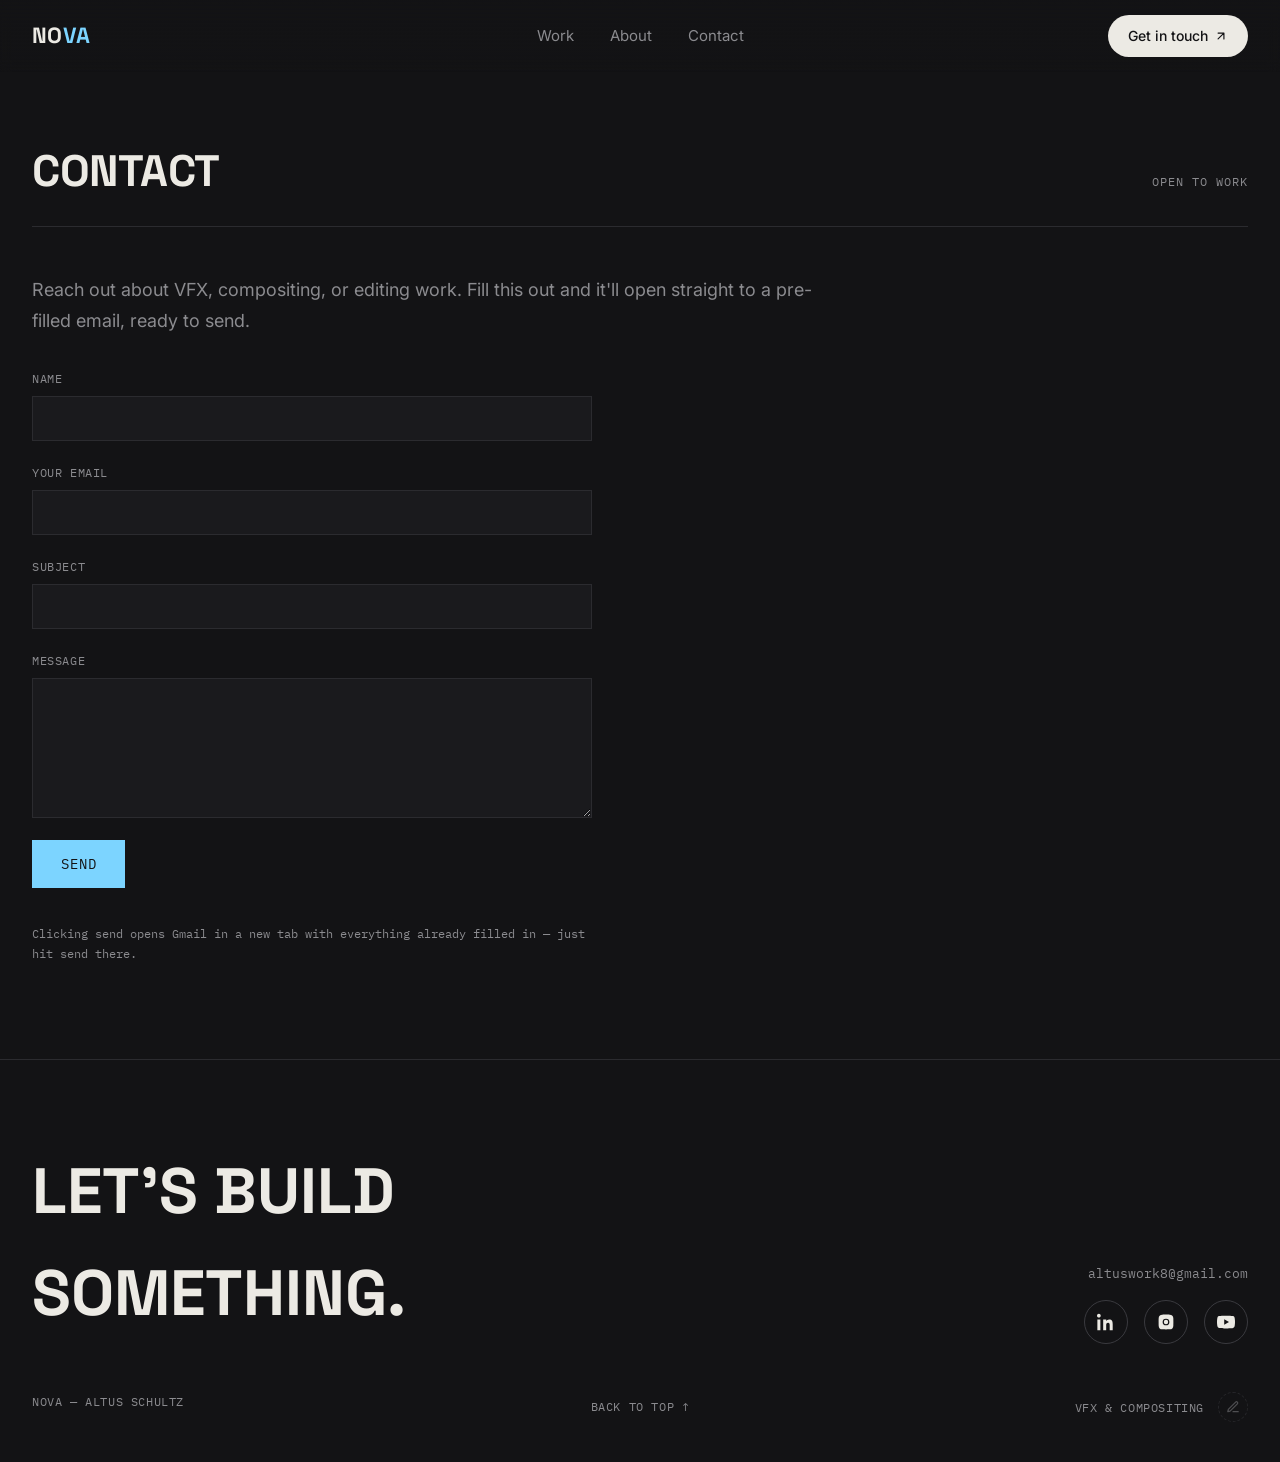
<file: pages/contact.html>
<!DOCTYPE html>
<html lang="en">
<head>
<meta charset="UTF-8">
<meta name="viewport" content="width=device-width, initial-scale=1.0">
<title>Contact &mdash; NOVA</title>
<link rel="preconnect" href="https://fonts.googleapis.com">
<link href="https://fonts.googleapis.com/css2?family=Space+Grotesk:wght@500;700&family=Inter:wght@400;500&family=IBM+Plex+Mono:wght@400;500&display=swap" rel="stylesheet">
<link rel="stylesheet" href="../assets/css/style.css">
<link rel="stylesheet" href="../assets/css/effects.css">

</head>
<body id="top">
  <!--Nav bar: NOVA logo top left, burger menu button top right-->
  <nav class="nav">
    <a href="../index.html" class="nav-logo"><span>NO</span><span>VA</span></a>
    <div class="nav-links-desktop">
    <a href="../index.html#work">Work</a>
    <a href="about.html">About</a>
    <a href="contact.html">Contact</a>
  </div>
  <a href="contact.html" class="nav-cta">Get in touch
    <svg viewBox="0 0 24 24" fill="none" stroke="currentColor" stroke-width="2" stroke-linecap="round" stroke-linejoin="round"><path d="M7 17L17 7M17 7H7M17 7V17"/></svg>
  </a>
  <button class="nav-burger" aria-label="Open menu" aria-expanded="false">
      <span></span><span></span><span></span>
    </button>
  </nav>
  <div class="nav-mobile-panel">
      <a href="../index.html#work">Work</a>
      <a href="about.html">About</a>
      <a href="contact.html">Contact</a>
  </div>

  <!--Contact form: builds a pre-filled Gmail compose window on submit, see script.js-->
  <section class="section reveal" style="padding-top: calc(var(--nav-h) + 64px); min-height: 60vh;">
    <div class="section-head">
      <h2>Contact</h2>
      <div class="section-tag">Open to work</div>
    </div>
    <p class="project-desc" style="margin-bottom:32px;">Reach out about VFX, compositing, or editing work. Fill this out and it'll open straight to a pre-filled email, ready to send.</p>

    <form class="contact-form" id="contactForm">
      <div class="form-row">
        <label for="cf-name">Name</label>
        <input type="text" id="cf-name" name="name" required>
      </div>
      <div class="form-row">
        <label for="cf-email">Your email</label>
        <input type="email" id="cf-email" name="email" required>
      </div>
      <div class="form-row">
        <label for="cf-subject">Subject</label>
        <input type="text" id="cf-subject" name="subject" required>
      </div>
      <div class="form-row">
        <label for="cf-message">Message</label>
        <textarea id="cf-message" name="message" rows="6" required></textarea>
      </div>
      <button type="submit" class="btn-primary">Send</button>
      <p class="form-note">Clicking send opens Gmail in a new tab with everything already filled in — just hit send there.</p>
    </form>
  </section>

  <!--Footer: same on every page, contact details, socials, back to top-->
  <footer class="footer">
    <div class="footer-top">
      <h2>Let's build<br>something.</h2>
      <div class="footer-contact-block">
        <div class="footer-contact">
          <a href="https://mail.google.com/mail/?view=cm&amp;to=altuswork8@gmail.com">altuswork8@gmail.com</a>
        </div>
        <div class="socials">
        <a href="https://www.linkedin.com/in/altus-schultz-65b07b365/" aria-label="LinkedIn" target="_blank" rel="noopener">
          <svg viewBox="0 0 24 24"><path d="M4.98 3.5C4.98 4.88 3.87 6 2.5 6S0 4.88 0 3.5 1.12 1 2.5 1s2.48 1.12 2.48 2.5zM.5 8.75h4V23h-4V8.75zM8.5 8.75h3.83v1.96h.05c.53-1 1.83-2.06 3.77-2.06 4.03 0 4.78 2.65 4.78 6.1V23h-4v-6.5c0-1.55-.03-3.55-2.17-3.55-2.18 0-2.51 1.7-2.51 3.44V23h-4V8.75z"/></svg>
        </a>
        <a href="https://www.instagram.com/hertzz.iwnl/" aria-label="Instagram" target="_blank" rel="noopener">
          <svg viewBox="0 0 24 24"><path d="M12 2.16c3.2 0 3.58.01 4.85.07 3.25.15 4.77 1.69 4.92 4.92.06 1.27.07 1.65.07 4.85s-.01 3.58-.07 4.85c-.15 3.23-1.66 4.77-4.92 4.92-1.27.06-1.64.07-4.85.07s-3.58-.01-4.85-.07c-3.27-.15-4.77-1.7-4.92-4.92-.06-1.27-.07-1.65-.07-4.85s.02-3.58.07-4.85c.15-3.23 1.66-4.77 4.92-4.92 1.27-.06 1.65-.07 4.85-.07zm0 5.35a4.49 4.49 0 1 0 0 8.98 4.49 4.49 0 0 0 0-8.98zm0 7.4a2.91 2.91 0 1 1 0-5.82 2.91 2.91 0 0 1 0 5.82zm5.73-7.58a1.05 1.05 0 1 1-2.1 0 1.05 1.05 0 0 1 2.1 0z"/></svg>
        </a>
        <a href="https://www.youtube.com/@altumisprime" aria-label="YouTube" target="_blank" rel="noopener">
          <svg viewBox="0 0 24 24"><path d="M23.5 6.2a3.02 3.02 0 0 0-2.12-2.14C19.51 3.5 12 3.5 12 3.5s-7.51 0-9.38.56A3.02 3.02 0 0 0 .5 6.2 31.6 31.6 0 0 0 0 12a31.6 31.6 0 0 0 .5 5.8 3.02 3.02 0 0 0 2.12 2.14C4.49 20.5 12 20.5 12 20.5s7.51 0 9.38-.56a3.02 3.02 0 0 0 2.12-2.14A31.6 31.6 0 0 0 24 12a31.6 31.6 0 0 0-.5-5.8zM9.6 15.6V8.4l6.4 3.6-6.4 3.6z"/></svg>
        </a>
      </div>
      </div>
    </div>
    <div class="footer-bottom">
      <span>NOVA &mdash; Altus Schultz</span>
      <a href="#top" class="back-to-top">Back to top &uarr;</a>
      <div class="footer-egg-group">
      <span>VFX &amp; Compositing</span>
      <button class="egg-toggle" aria-label="I wonder what this does">
      <svg viewBox="0 0 24 24" fill="none" stroke="currentColor" stroke-width="2" stroke-linecap="round" stroke-linejoin="round">
        <path d="M12 20h9"/><path d="M16.5 3.5a2.12 2.12 0 0 1 3 3L7 19l-4 1 1-4Z"/>
      </svg>
    </button>
    </div>
  </div>
  </footer>
<script src="../assets/js/script.js"></script>
</body>
</html>
</file>
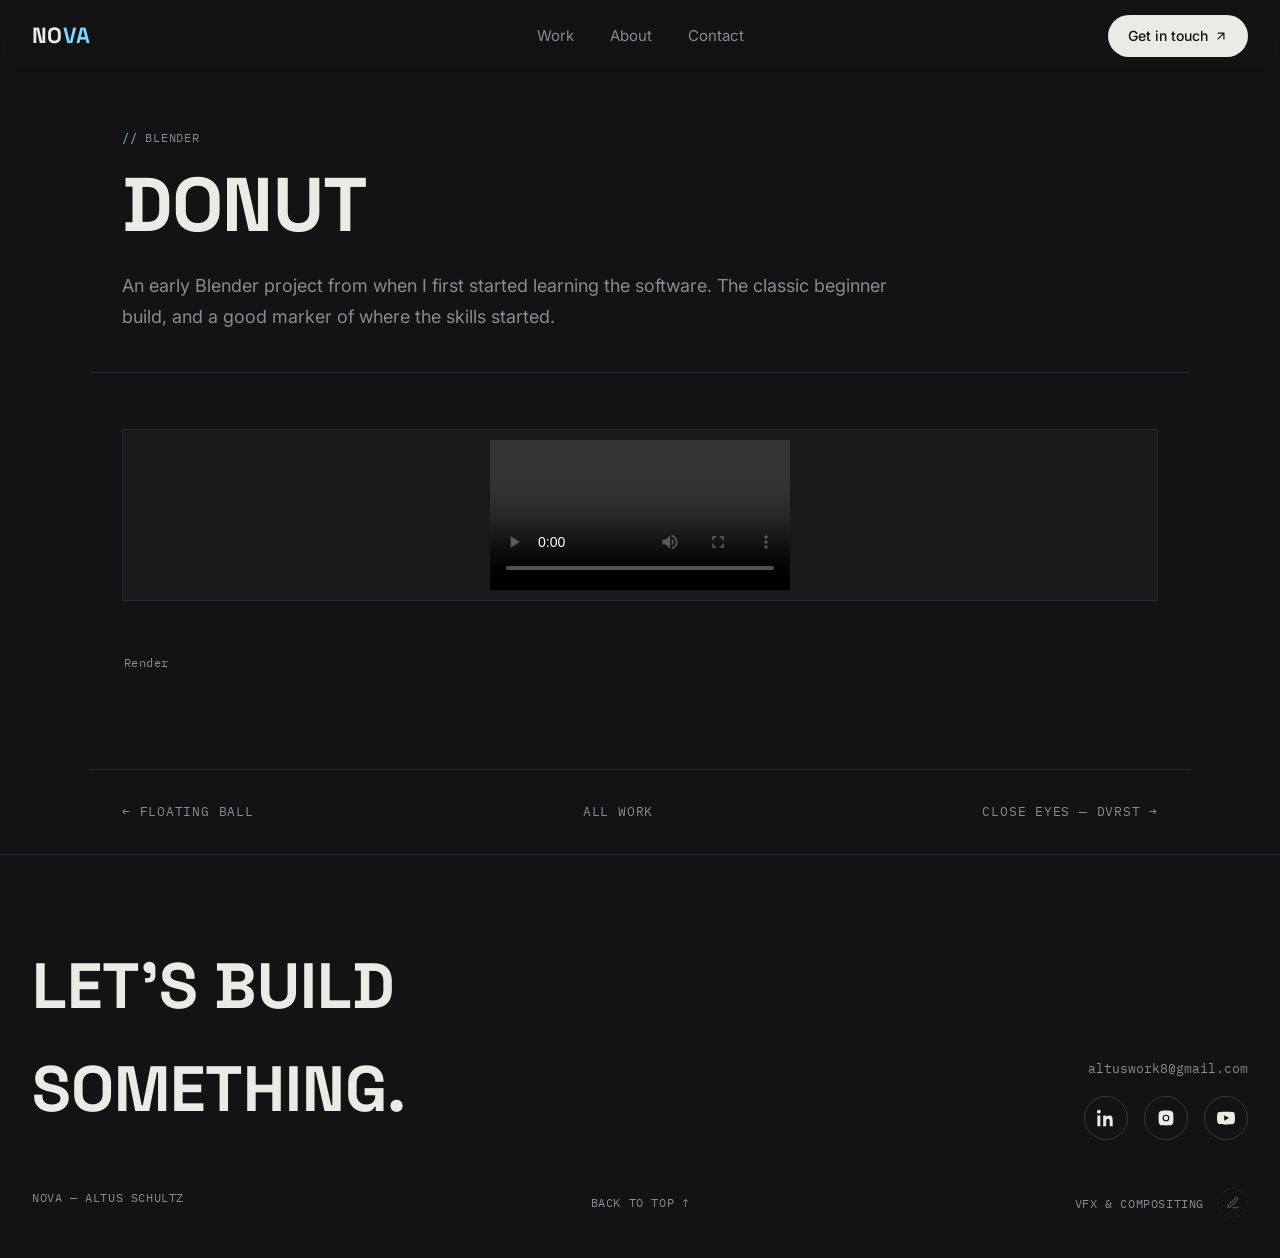
<file: pages/donut.html>
<!DOCTYPE html>
<html lang="en">
<head>
<meta charset="UTF-8">
<meta name="viewport" content="width=device-width, initial-scale=1.0">
<title>Donut &mdash; NOVA</title>
<link rel="preconnect" href="https://fonts.googleapis.com">
<link href="https://fonts.googleapis.com/css2?family=Space+Grotesk:wght@500;700&family=Inter:wght@400;500&family=IBM+Plex+Mono:wght@400;500&display=swap" rel="stylesheet">
<link rel="stylesheet" href="../assets/css/style.css">
<link rel="stylesheet" href="../assets/css/effects.css">

</head>
<body id="top">
  <!--Nav bar: NOVA logo top left, burger menu button top right-->
  <nav class="nav">
    <a href="../index.html" class="nav-logo"><span>NO</span><span>VA</span></a>
    <div class="nav-links-desktop">
    <a href="../index.html#work">Work</a>
    <a href="about.html">About</a>
    <a href="contact.html">Contact</a>
  </div>
  <a href="contact.html" class="nav-cta">Get in touch
    <svg viewBox="0 0 24 24" fill="none" stroke="currentColor" stroke-width="2" stroke-linecap="round" stroke-linejoin="round"><path d="M7 17L17 7M17 7H7M17 7V17"/></svg>
  </a>
  <button class="nav-burger" aria-label="Open menu" aria-expanded="false">
      <span></span><span></span><span></span>
    </button>
  </nav>
  <div class="nav-mobile-panel">
      <a href="../index.html#work">Work</a>
      <a href="about.html">About</a>
      <a href="contact.html">Contact</a>
  </div>
  <!--Project title, tools used, and description, sits above all the media below it-->
  <section class="project-hero reveal">
    <div class="project-meta">
        <span>Blender</span>
    </div>
    <h1>Donut</h1>
    <p class="project-desc">An early Blender project from when I first started learning the software. The classic beginner build, and a good marker of where the skills started.</p>
  </section>
  <!--Project media: photos and videos, click a photo to enlarge it (see script.js)-->
  <section class="project-media">
      <div class="media-frame reticle reveal">
        <span class="rb1"></span><span class="rb2"></span>
        <video src="../assets/media/donut/Donut.mp4" controls preload="metadata" playsinline></video>
      </div>
      <div class="media-caption">Render</div>
  </section>
  <!--Prev / all work / next links between projects-->
  <div class="project-nav-footer">
    <a href="floating-ball.html">&larr; Floating Ball</a>
    <a href="../index.html#work">All work</a>
    <a href="close-eyes-dvrst.html">Close Eyes — DVRST &rarr;</a>
  </div>
  <!--Footer: same on every page, contact details, socials, back to top-->
  <footer class="footer">
    <div class="footer-top">
      <h2>Let's build<br>something.</h2>
      <div class="footer-contact-block">
        <div class="footer-contact">
          <a href="https://mail.google.com/mail/?view=cm&amp;to=altuswork8@gmail.com">altuswork8@gmail.com</a>
        </div>
        <div class="socials">
        <a href="https://www.linkedin.com/in/altus-schultz-65b07b365/" aria-label="LinkedIn" target="_blank" rel="noopener">
          <svg viewBox="0 0 24 24"><path d="M4.98 3.5C4.98 4.88 3.87 6 2.5 6S0 4.88 0 3.5 1.12 1 2.5 1s2.48 1.12 2.48 2.5zM.5 8.75h4V23h-4V8.75zM8.5 8.75h3.83v1.96h.05c.53-1 1.83-2.06 3.77-2.06 4.03 0 4.78 2.65 4.78 6.1V23h-4v-6.5c0-1.55-.03-3.55-2.17-3.55-2.18 0-2.51 1.7-2.51 3.44V23h-4V8.75z"/></svg>
        </a>
        <a href="https://www.instagram.com/hertzz.iwnl/" aria-label="Instagram" target="_blank" rel="noopener">
          <svg viewBox="0 0 24 24"><path d="M12 2.16c3.2 0 3.58.01 4.85.07 3.25.15 4.77 1.69 4.92 4.92.06 1.27.07 1.65.07 4.85s-.01 3.58-.07 4.85c-.15 3.23-1.66 4.77-4.92 4.92-1.27.06-1.64.07-4.85.07s-3.58-.01-4.85-.07c-3.27-.15-4.77-1.7-4.92-4.92-.06-1.27-.07-1.65-.07-4.85s.02-3.58.07-4.85c.15-3.23 1.66-4.77 4.92-4.92 1.27-.06 1.65-.07 4.85-.07zm0 5.35a4.49 4.49 0 1 0 0 8.98 4.49 4.49 0 0 0 0-8.98zm0 7.4a2.91 2.91 0 1 1 0-5.82 2.91 2.91 0 0 1 0 5.82zm5.73-7.58a1.05 1.05 0 1 1-2.1 0 1.05 1.05 0 0 1 2.1 0z"/></svg>
        </a>
        <a href="https://www.youtube.com/@altumisprime" aria-label="YouTube" target="_blank" rel="noopener">
          <svg viewBox="0 0 24 24"><path d="M23.5 6.2a3.02 3.02 0 0 0-2.12-2.14C19.51 3.5 12 3.5 12 3.5s-7.51 0-9.38.56A3.02 3.02 0 0 0 .5 6.2 31.6 31.6 0 0 0 0 12a31.6 31.6 0 0 0 .5 5.8 3.02 3.02 0 0 0 2.12 2.14C4.49 20.5 12 20.5 12 20.5s7.51 0 9.38-.56a3.02 3.02 0 0 0 2.12-2.14A31.6 31.6 0 0 0 24 12a31.6 31.6 0 0 0-.5-5.8zM9.6 15.6V8.4l6.4 3.6-6.4 3.6z"/></svg>
        </a>
      </div>
      </div>
    </div>
    <div class="footer-bottom">
      <span>NOVA &mdash; Altus Schultz</span>
      <a href="#top" class="back-to-top">Back to top &uarr;</a>
      <div class="footer-egg-group">
      <span>VFX &amp; Compositing</span>
      <button class="egg-toggle" aria-label="I wonder what this does">
      <svg viewBox="0 0 24 24" fill="none" stroke="currentColor" stroke-width="2" stroke-linecap="round" stroke-linejoin="round">
        <path d="M12 20h9"/><path d="M16.5 3.5a2.12 2.12 0 0 1 3 3L7 19l-4 1 1-4Z"/>
      </svg>
    </button>
    </div>
  </div>
  </footer>
<script src="../assets/js/script.js"></script>
</body>
</html>
</file>
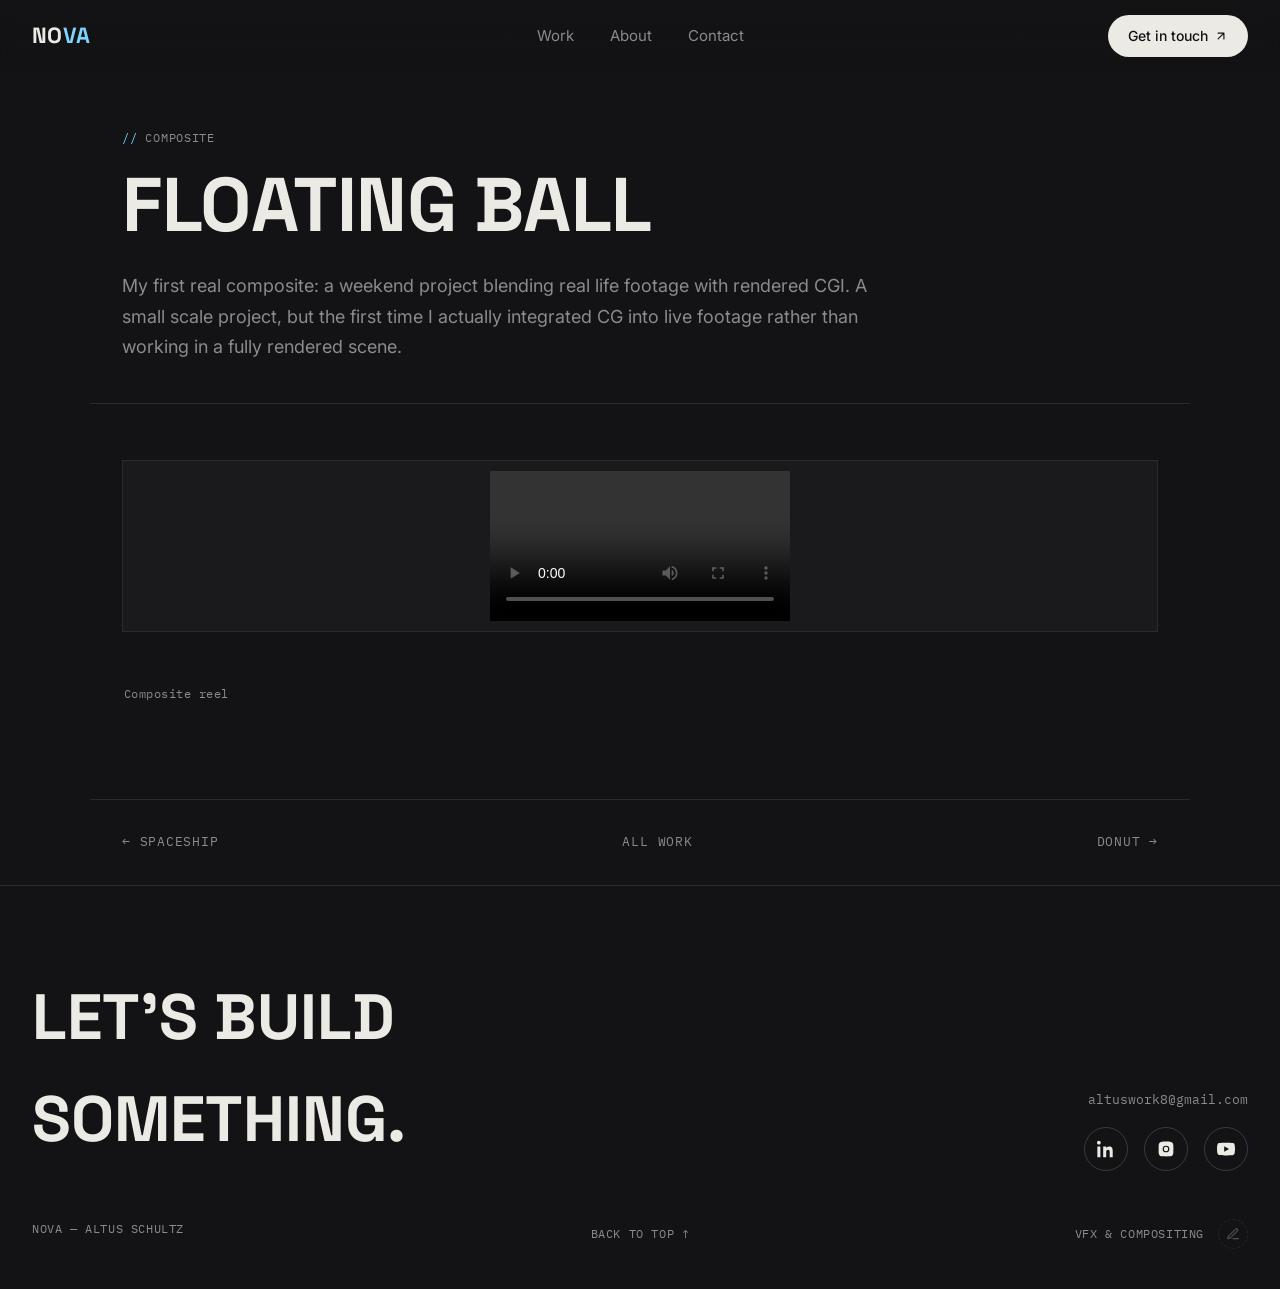
<file: pages/floating-ball.html>
<!DOCTYPE html>
<html lang="en">
<head>
<meta charset="UTF-8">
<meta name="viewport" content="width=device-width, initial-scale=1.0">
<title>Floating Ball &mdash; NOVA</title>
<link rel="preconnect" href="https://fonts.googleapis.com">
<link href="https://fonts.googleapis.com/css2?family=Space+Grotesk:wght@500;700&family=Inter:wght@400;500&family=IBM+Plex+Mono:wght@400;500&display=swap" rel="stylesheet">
<link rel="stylesheet" href="../assets/css/style.css">
<link rel="stylesheet" href="../assets/css/effects.css">

</head>
<body id="top">
  <!--Nav bar: NOVA logo top left, burger menu button top right-->
  <nav class="nav">
    <a href="../index.html" class="nav-logo"><span>NO</span><span>VA</span></a>
    <div class="nav-links-desktop">
    <a href="../index.html#work">Work</a>
    <a href="about.html">About</a>
    <a href="contact.html">Contact</a>
  </div>
  <a href="contact.html" class="nav-cta">Get in touch
    <svg viewBox="0 0 24 24" fill="none" stroke="currentColor" stroke-width="2" stroke-linecap="round" stroke-linejoin="round"><path d="M7 17L17 7M17 7H7M17 7V17"/></svg>
  </a>
  <button class="nav-burger" aria-label="Open menu" aria-expanded="false">
      <span></span><span></span><span></span>
    </button>
  </nav>
  <div class="nav-mobile-panel">
      <a href="../index.html#work">Work</a>
      <a href="about.html">About</a>
      <a href="contact.html">Contact</a>
  </div>
  <!--Project title, tools used, and description, sits above all the media below it-->
  <section class="project-hero reveal">
    <div class="project-meta">
        <span>Composite</span>
    </div>
    <h1>Floating Ball</h1>
    <p class="project-desc">My first real composite: a weekend project blending real life footage with rendered CGI. A small scale project, but the first time I actually integrated CG into live footage rather than working in a fully rendered scene.</p>
  </section>
  <!--Project media: photos and videos, click a photo to enlarge it (see script.js)-->
  <section class="project-media">
      <div class="media-frame reticle reveal">
        <span class="rb1"></span><span class="rb2"></span>
        <video src="../assets/media/floating-ball/Floating-Ball.mp4" controls preload="metadata" playsinline></video>
      </div>
      <div class="media-caption">Composite reel</div>
  </section>
  <!--Prev / all work / next links between projects-->
  <div class="project-nav-footer">
    <a href="spaceship.html">&larr; Spaceship</a>
    <a href="../index.html#work">All work</a>
    <a href="donut.html">Donut &rarr;</a>
  </div>
  <!--Footer: same on every page, contact details, socials, back to top-->
  <footer class="footer">
    <div class="footer-top">
      <h2>Let's build<br>something.</h2>
      <div class="footer-contact-block">
        <div class="footer-contact">
          <a href="https://mail.google.com/mail/?view=cm&amp;to=altuswork8@gmail.com">altuswork8@gmail.com</a>
        </div>
        <div class="socials">
        <a href="https://www.linkedin.com/in/altus-schultz-65b07b365/" aria-label="LinkedIn" target="_blank" rel="noopener">
          <svg viewBox="0 0 24 24"><path d="M4.98 3.5C4.98 4.88 3.87 6 2.5 6S0 4.88 0 3.5 1.12 1 2.5 1s2.48 1.12 2.48 2.5zM.5 8.75h4V23h-4V8.75zM8.5 8.75h3.83v1.96h.05c.53-1 1.83-2.06 3.77-2.06 4.03 0 4.78 2.65 4.78 6.1V23h-4v-6.5c0-1.55-.03-3.55-2.17-3.55-2.18 0-2.51 1.7-2.51 3.44V23h-4V8.75z"/></svg>
        </a>
        <a href="https://www.instagram.com/hertzz.iwnl/" aria-label="Instagram" target="_blank" rel="noopener">
          <svg viewBox="0 0 24 24"><path d="M12 2.16c3.2 0 3.58.01 4.85.07 3.25.15 4.77 1.69 4.92 4.92.06 1.27.07 1.65.07 4.85s-.01 3.58-.07 4.85c-.15 3.23-1.66 4.77-4.92 4.92-1.27.06-1.64.07-4.85.07s-3.58-.01-4.85-.07c-3.27-.15-4.77-1.7-4.92-4.92-.06-1.27-.07-1.65-.07-4.85s.02-3.58.07-4.85c.15-3.23 1.66-4.77 4.92-4.92 1.27-.06 1.65-.07 4.85-.07zm0 5.35a4.49 4.49 0 1 0 0 8.98 4.49 4.49 0 0 0 0-8.98zm0 7.4a2.91 2.91 0 1 1 0-5.82 2.91 2.91 0 0 1 0 5.82zm5.73-7.58a1.05 1.05 0 1 1-2.1 0 1.05 1.05 0 0 1 2.1 0z"/></svg>
        </a>
        <a href="https://www.youtube.com/@altumisprime" aria-label="YouTube" target="_blank" rel="noopener">
          <svg viewBox="0 0 24 24"><path d="M23.5 6.2a3.02 3.02 0 0 0-2.12-2.14C19.51 3.5 12 3.5 12 3.5s-7.51 0-9.38.56A3.02 3.02 0 0 0 .5 6.2 31.6 31.6 0 0 0 0 12a31.6 31.6 0 0 0 .5 5.8 3.02 3.02 0 0 0 2.12 2.14C4.49 20.5 12 20.5 12 20.5s7.51 0 9.38-.56a3.02 3.02 0 0 0 2.12-2.14A31.6 31.6 0 0 0 24 12a31.6 31.6 0 0 0-.5-5.8zM9.6 15.6V8.4l6.4 3.6-6.4 3.6z"/></svg>
        </a>
      </div>
      </div>
    </div>
    <div class="footer-bottom">
      <span>NOVA &mdash; Altus Schultz</span>
      <a href="#top" class="back-to-top">Back to top &uarr;</a>
      <div class="footer-egg-group">
      <span>VFX &amp; Compositing</span>
      <button class="egg-toggle" aria-label="I wonder what this does">
      <svg viewBox="0 0 24 24" fill="none" stroke="currentColor" stroke-width="2" stroke-linecap="round" stroke-linejoin="round">
        <path d="M12 20h9"/><path d="M16.5 3.5a2.12 2.12 0 0 1 3 3L7 19l-4 1 1-4Z"/>
      </svg>
    </button>
    </div>
  </div>
  </footer>
<script src="../assets/js/script.js"></script>
</body>
</html>
</file>
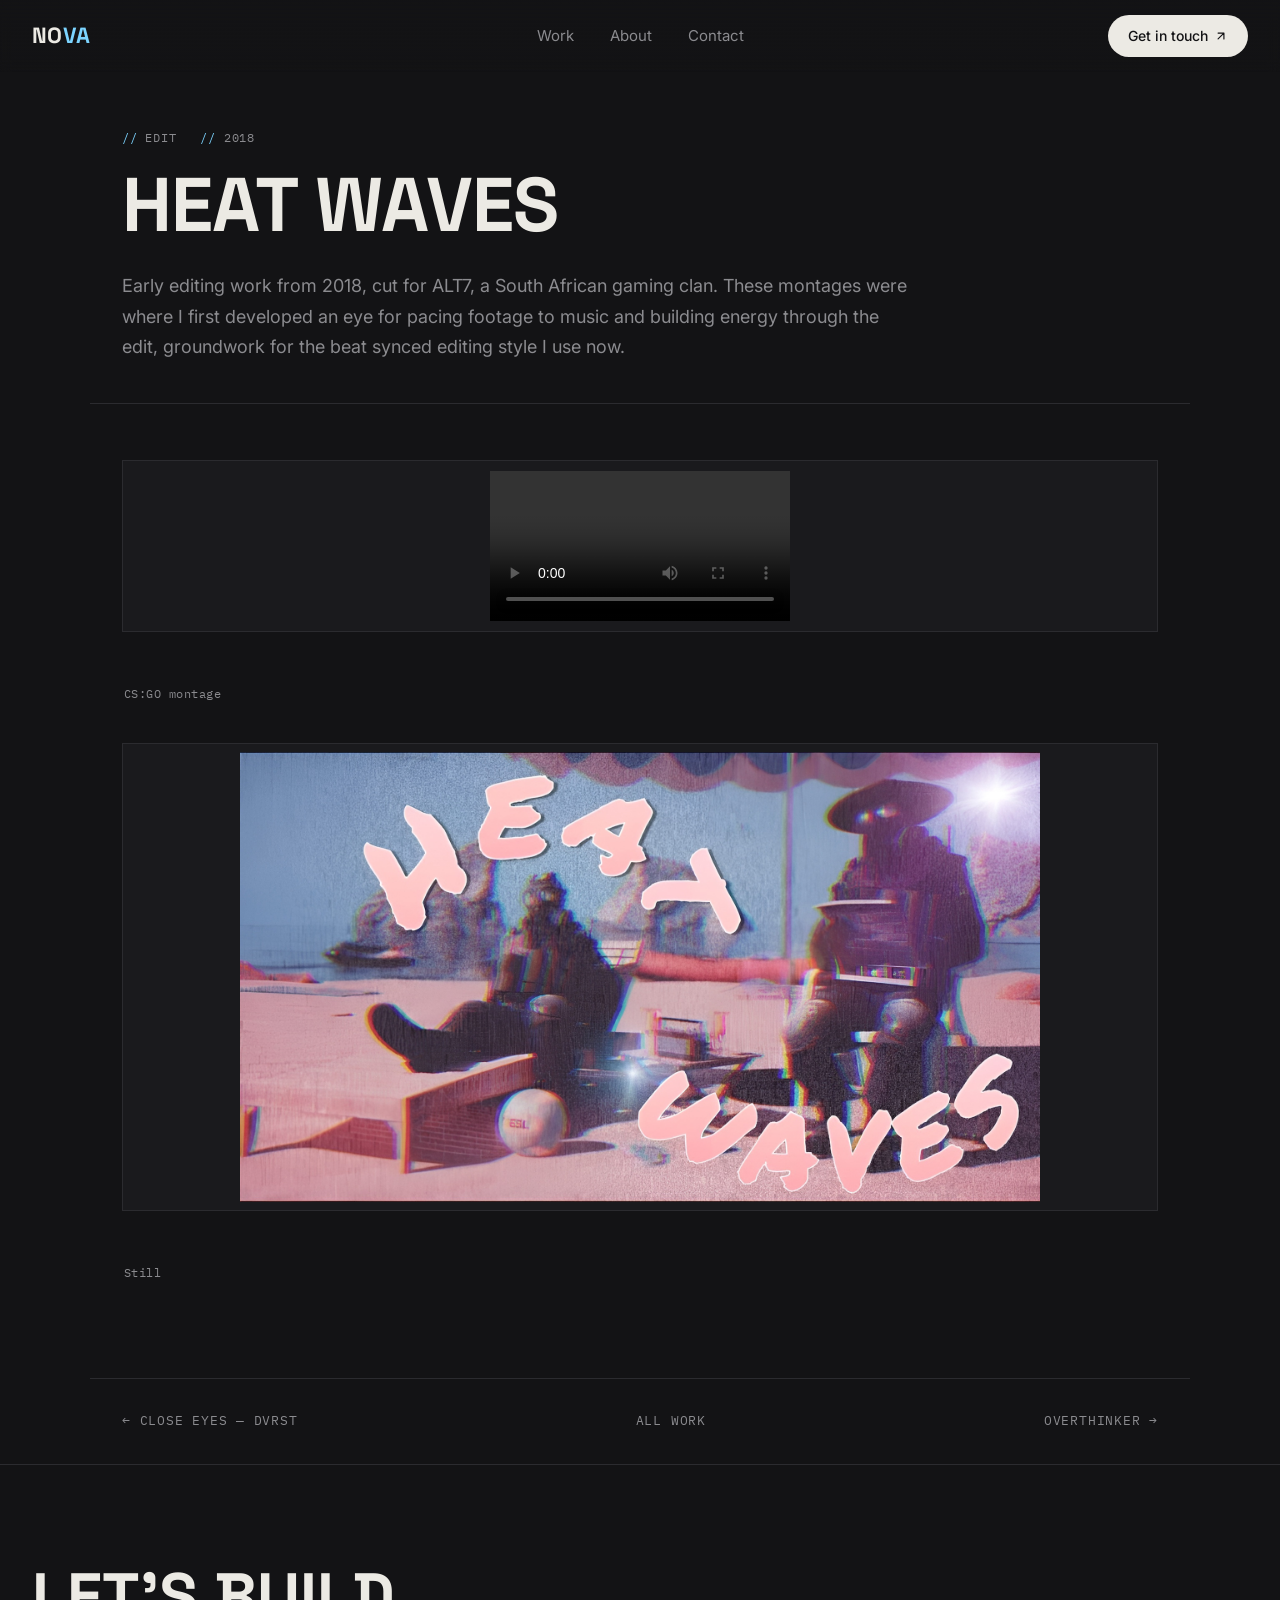
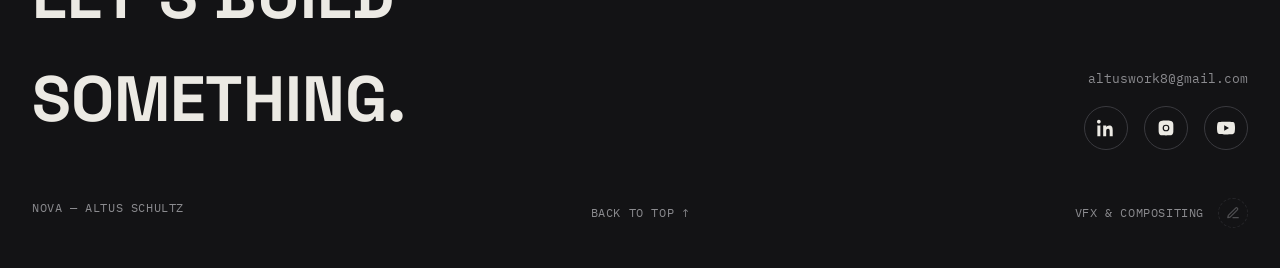
<file: pages/heat-waves.html>
<!DOCTYPE html>
<html lang="en">
<head>
<meta charset="UTF-8">
<meta name="viewport" content="width=device-width, initial-scale=1.0">
<title>Heat Waves &mdash; NOVA</title>
<link rel="preconnect" href="https://fonts.googleapis.com">
<link href="https://fonts.googleapis.com/css2?family=Space+Grotesk:wght@500;700&family=Inter:wght@400;500&family=IBM+Plex+Mono:wght@400;500&display=swap" rel="stylesheet">
<link rel="stylesheet" href="../assets/css/style.css">
<link rel="stylesheet" href="../assets/css/effects.css">

</head>
<body id="top">
  <!--Nav bar: NOVA logo top left, burger menu button top right-->
  <nav class="nav">
    <a href="../index.html" class="nav-logo"><span>NO</span><span>VA</span></a>
    <div class="nav-links-desktop">
    <a href="../index.html#work">Work</a>
    <a href="about.html">About</a>
    <a href="contact.html">Contact</a>
  </div>
  <a href="contact.html" class="nav-cta">Get in touch
    <svg viewBox="0 0 24 24" fill="none" stroke="currentColor" stroke-width="2" stroke-linecap="round" stroke-linejoin="round"><path d="M7 17L17 7M17 7H7M17 7V17"/></svg>
  </a>
  <button class="nav-burger" aria-label="Open menu" aria-expanded="false">
      <span></span><span></span><span></span>
    </button>
  </nav>
  <div class="nav-mobile-panel">
      <a href="../index.html#work">Work</a>
      <a href="about.html">About</a>
      <a href="contact.html">Contact</a>
  </div>
  <!--Project title, tools used, and description, sits above all the media below it-->
  <section class="project-hero reveal">
    <div class="project-meta">
        <span>Edit</span>
        <span>2018</span>
    </div>
    <h1>Heat Waves</h1>
    <p class="project-desc">Early editing work from 2018, cut for ALT7, a South African gaming clan. These montages were where I first developed an eye for pacing footage to music and building energy through the edit, groundwork for the beat synced editing style I use now.</p>
  </section>
  <!--Project media: photos and videos, click a photo to enlarge it (see script.js)-->
  <section class="project-media">
      <div class="media-frame reticle reveal">
        <span class="rb1"></span><span class="rb2"></span>
        <video src="../assets/media/heat-waves/Heat-waves.mp4" controls preload="metadata" playsinline></video>
      </div>
      <div class="media-caption">CS:GO montage</div>
      <div class="image-row">
        <div class="media-frame reticle reveal">
          <span class="rb1"></span><span class="rb2"></span>
          <img src="../assets/media/heat-waves/Heat-Waves-01.jpg" alt="Still" loading="lazy">
        </div>
      </div>
      <div class="media-caption">Still</div>
  </section>
  <!--Prev / all work / next links between projects-->
  <div class="project-nav-footer">
    <a href="close-eyes-dvrst.html">&larr; Close Eyes — DVRST</a>
    <a href="../index.html#work">All work</a>
    <a href="overthinker.html">Overthinker &rarr;</a>
  </div>
  <!--Footer: same on every page, contact details, socials, back to top-->
  <footer class="footer">
    <div class="footer-top">
      <h2>Let's build<br>something.</h2>
      <div class="footer-contact-block">
        <div class="footer-contact">
          <a href="https://mail.google.com/mail/?view=cm&amp;to=altuswork8@gmail.com">altuswork8@gmail.com</a>
        </div>
        <div class="socials">
        <a href="https://www.linkedin.com/in/altus-schultz-65b07b365/" aria-label="LinkedIn" target="_blank" rel="noopener">
          <svg viewBox="0 0 24 24"><path d="M4.98 3.5C4.98 4.88 3.87 6 2.5 6S0 4.88 0 3.5 1.12 1 2.5 1s2.48 1.12 2.48 2.5zM.5 8.75h4V23h-4V8.75zM8.5 8.75h3.83v1.96h.05c.53-1 1.83-2.06 3.77-2.06 4.03 0 4.78 2.65 4.78 6.1V23h-4v-6.5c0-1.55-.03-3.55-2.17-3.55-2.18 0-2.51 1.7-2.51 3.44V23h-4V8.75z"/></svg>
        </a>
        <a href="https://www.instagram.com/hertzz.iwnl/" aria-label="Instagram" target="_blank" rel="noopener">
          <svg viewBox="0 0 24 24"><path d="M12 2.16c3.2 0 3.58.01 4.85.07 3.25.15 4.77 1.69 4.92 4.92.06 1.27.07 1.65.07 4.85s-.01 3.58-.07 4.85c-.15 3.23-1.66 4.77-4.92 4.92-1.27.06-1.64.07-4.85.07s-3.58-.01-4.85-.07c-3.27-.15-4.77-1.7-4.92-4.92-.06-1.27-.07-1.65-.07-4.85s.02-3.58.07-4.85c.15-3.23 1.66-4.77 4.92-4.92 1.27-.06 1.65-.07 4.85-.07zm0 5.35a4.49 4.49 0 1 0 0 8.98 4.49 4.49 0 0 0 0-8.98zm0 7.4a2.91 2.91 0 1 1 0-5.82 2.91 2.91 0 0 1 0 5.82zm5.73-7.58a1.05 1.05 0 1 1-2.1 0 1.05 1.05 0 0 1 2.1 0z"/></svg>
        </a>
        <a href="https://www.youtube.com/@altumisprime" aria-label="YouTube" target="_blank" rel="noopener">
          <svg viewBox="0 0 24 24"><path d="M23.5 6.2a3.02 3.02 0 0 0-2.12-2.14C19.51 3.5 12 3.5 12 3.5s-7.51 0-9.38.56A3.02 3.02 0 0 0 .5 6.2 31.6 31.6 0 0 0 0 12a31.6 31.6 0 0 0 .5 5.8 3.02 3.02 0 0 0 2.12 2.14C4.49 20.5 12 20.5 12 20.5s7.51 0 9.38-.56a3.02 3.02 0 0 0 2.12-2.14A31.6 31.6 0 0 0 24 12a31.6 31.6 0 0 0-.5-5.8zM9.6 15.6V8.4l6.4 3.6-6.4 3.6z"/></svg>
        </a>
      </div>
      </div>
    </div>
    <div class="footer-bottom">
      <span>NOVA &mdash; Altus Schultz</span>
      <a href="#top" class="back-to-top">Back to top &uarr;</a>
      <div class="footer-egg-group">
      <span>VFX &amp; Compositing</span>
      <button class="egg-toggle" aria-label="I wonder what this does">
      <svg viewBox="0 0 24 24" fill="none" stroke="currentColor" stroke-width="2" stroke-linecap="round" stroke-linejoin="round">
        <path d="M12 20h9"/><path d="M16.5 3.5a2.12 2.12 0 0 1 3 3L7 19l-4 1 1-4Z"/>
      </svg>
    </button>
    </div>
  </div>
  </footer>
<script src="../assets/js/script.js"></script>
</body>
</html>
</file>
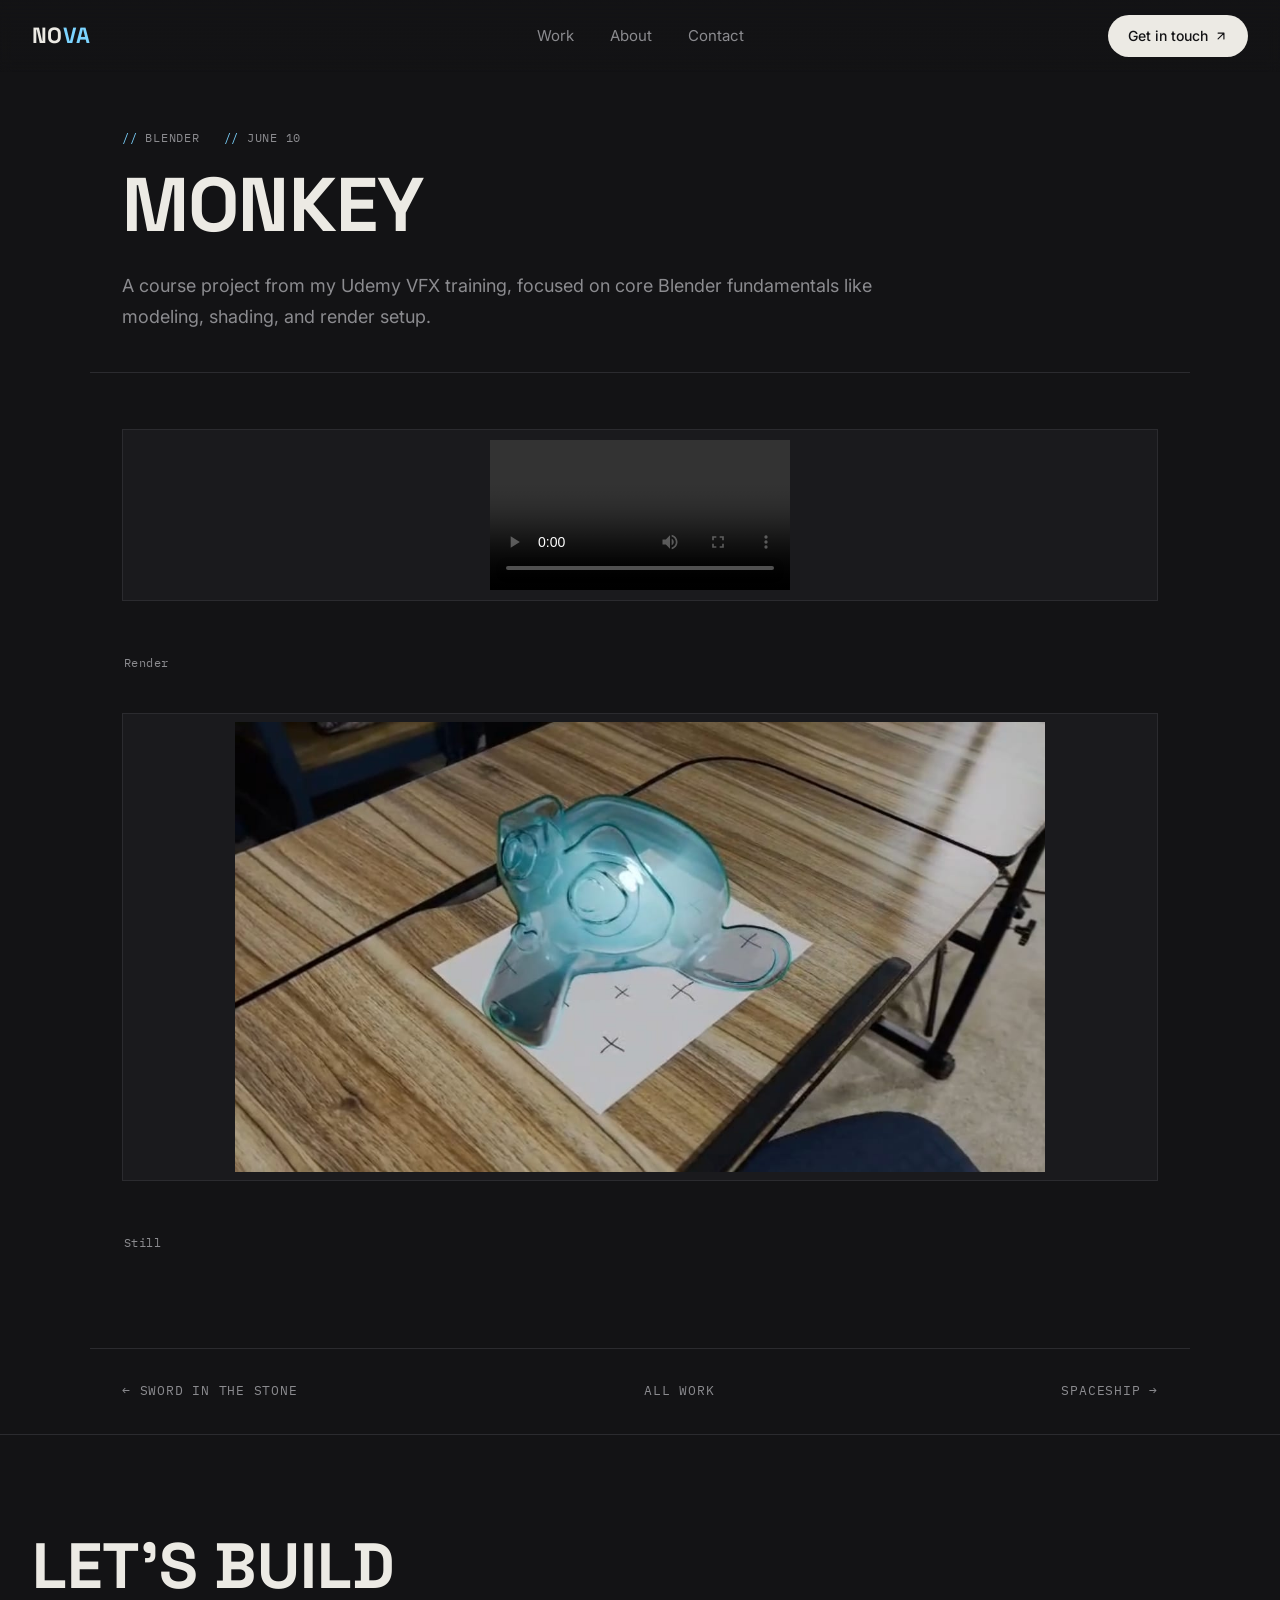
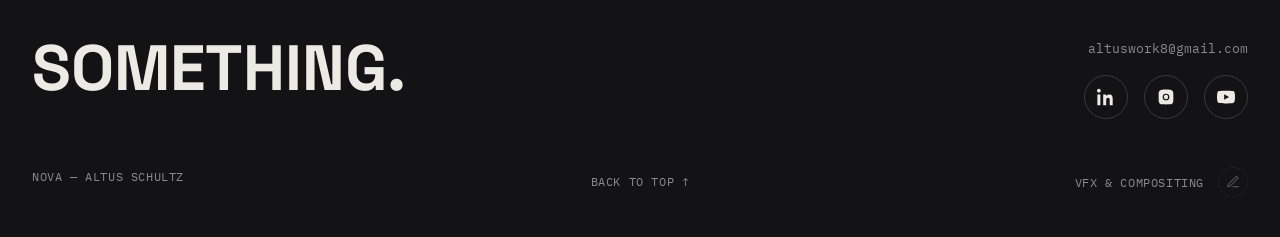
<file: pages/monkey.html>
<!DOCTYPE html>
<html lang="en">
<head>
<meta charset="UTF-8">
<meta name="viewport" content="width=device-width, initial-scale=1.0">
<title>Monkey &mdash; NOVA</title>
<link rel="preconnect" href="https://fonts.googleapis.com">
<link href="https://fonts.googleapis.com/css2?family=Space+Grotesk:wght@500;700&family=Inter:wght@400;500&family=IBM+Plex+Mono:wght@400;500&display=swap" rel="stylesheet">
<link rel="stylesheet" href="../assets/css/style.css">
<link rel="stylesheet" href="../assets/css/effects.css">

</head>
<body id="top">
  <!--Nav bar: NOVA logo top left, burger menu button top right-->
  <nav class="nav">
    <a href="../index.html" class="nav-logo"><span>NO</span><span>VA</span></a>
    <div class="nav-links-desktop">
    <a href="../index.html#work">Work</a>
    <a href="about.html">About</a>
    <a href="contact.html">Contact</a>
  </div>
  <a href="contact.html" class="nav-cta">Get in touch
    <svg viewBox="0 0 24 24" fill="none" stroke="currentColor" stroke-width="2" stroke-linecap="round" stroke-linejoin="round"><path d="M7 17L17 7M17 7H7M17 7V17"/></svg>
  </a>
  <button class="nav-burger" aria-label="Open menu" aria-expanded="false">
      <span></span><span></span><span></span>
    </button>
  </nav>
  <div class="nav-mobile-panel">
      <a href="../index.html#work">Work</a>
      <a href="about.html">About</a>
      <a href="contact.html">Contact</a>
  </div>
  <!--Project title, tools used, and description, sits above all the media below it-->
  <section class="project-hero reveal">
    <div class="project-meta">
        <span>Blender</span>
        <span>June 10</span>
    </div>
    <h1>Monkey</h1>
    <p class="project-desc">A course project from my Udemy VFX training, focused on core Blender fundamentals like modeling, shading, and render setup.</p>
  </section>
  <!--Project media: photos and videos, click a photo to enlarge it (see script.js)-->
  <section class="project-media">
      <div class="media-frame reticle reveal">
        <span class="rb1"></span><span class="rb2"></span>
        <video src="../assets/media/monkey/Monkey.mp4" controls preload="metadata" playsinline></video>
      </div>
      <div class="media-caption">Render</div>
      <div class="image-row">
        <div class="media-frame reticle reveal">
          <span class="rb1"></span><span class="rb2"></span>
          <img src="../assets/media/monkey/Monkey-01.jpeg" alt="Still" loading="lazy">
        </div>
      </div>
      <div class="media-caption">Still</div>
  </section>
  <!--Prev / all work / next links between projects-->
  <div class="project-nav-footer">
    <a href="sword-in-the-stone.html">&larr; Sword in the Stone</a>
    <a href="../index.html#work">All work</a>
    <a href="spaceship.html">Spaceship &rarr;</a>
  </div>
  <!--Footer: same on every page, contact details, socials, back to top-->
  <footer class="footer">
    <div class="footer-top">
      <h2>Let's build<br>something.</h2>
      <div class="footer-contact-block">
        <div class="footer-contact">
          <a href="https://mail.google.com/mail/?view=cm&amp;to=altuswork8@gmail.com">altuswork8@gmail.com</a>
        </div>
        <div class="socials">
        <a href="https://www.linkedin.com/in/altus-schultz-65b07b365/" aria-label="LinkedIn" target="_blank" rel="noopener">
          <svg viewBox="0 0 24 24"><path d="M4.98 3.5C4.98 4.88 3.87 6 2.5 6S0 4.88 0 3.5 1.12 1 2.5 1s2.48 1.12 2.48 2.5zM.5 8.75h4V23h-4V8.75zM8.5 8.75h3.83v1.96h.05c.53-1 1.83-2.06 3.77-2.06 4.03 0 4.78 2.65 4.78 6.1V23h-4v-6.5c0-1.55-.03-3.55-2.17-3.55-2.18 0-2.51 1.7-2.51 3.44V23h-4V8.75z"/></svg>
        </a>
        <a href="https://www.instagram.com/hertzz.iwnl/" aria-label="Instagram" target="_blank" rel="noopener">
          <svg viewBox="0 0 24 24"><path d="M12 2.16c3.2 0 3.58.01 4.85.07 3.25.15 4.77 1.69 4.92 4.92.06 1.27.07 1.65.07 4.85s-.01 3.58-.07 4.85c-.15 3.23-1.66 4.77-4.92 4.92-1.27.06-1.64.07-4.85.07s-3.58-.01-4.85-.07c-3.27-.15-4.77-1.7-4.92-4.92-.06-1.27-.07-1.65-.07-4.85s.02-3.58.07-4.85c.15-3.23 1.66-4.77 4.92-4.92 1.27-.06 1.65-.07 4.85-.07zm0 5.35a4.49 4.49 0 1 0 0 8.98 4.49 4.49 0 0 0 0-8.98zm0 7.4a2.91 2.91 0 1 1 0-5.82 2.91 2.91 0 0 1 0 5.82zm5.73-7.58a1.05 1.05 0 1 1-2.1 0 1.05 1.05 0 0 1 2.1 0z"/></svg>
        </a>
        <a href="https://www.youtube.com/@altumisprime" aria-label="YouTube" target="_blank" rel="noopener">
          <svg viewBox="0 0 24 24"><path d="M23.5 6.2a3.02 3.02 0 0 0-2.12-2.14C19.51 3.5 12 3.5 12 3.5s-7.51 0-9.38.56A3.02 3.02 0 0 0 .5 6.2 31.6 31.6 0 0 0 0 12a31.6 31.6 0 0 0 .5 5.8 3.02 3.02 0 0 0 2.12 2.14C4.49 20.5 12 20.5 12 20.5s7.51 0 9.38-.56a3.02 3.02 0 0 0 2.12-2.14A31.6 31.6 0 0 0 24 12a31.6 31.6 0 0 0-.5-5.8zM9.6 15.6V8.4l6.4 3.6-6.4 3.6z"/></svg>
        </a>
      </div>
      </div>
    </div>
    <div class="footer-bottom">
      <span>NOVA &mdash; Altus Schultz</span>
      <a href="#top" class="back-to-top">Back to top &uarr;</a>
      <div class="footer-egg-group">
      <span>VFX &amp; Compositing</span>
      <button class="egg-toggle" aria-label="I wonder what this does">
      <svg viewBox="0 0 24 24" fill="none" stroke="currentColor" stroke-width="2" stroke-linecap="round" stroke-linejoin="round">
        <path d="M12 20h9"/><path d="M16.5 3.5a2.12 2.12 0 0 1 3 3L7 19l-4 1 1-4Z"/>
      </svg>
    </button>
    </div>
  </div>
  </footer>
<script src="../assets/js/script.js"></script>
</body>
</html>
</file>
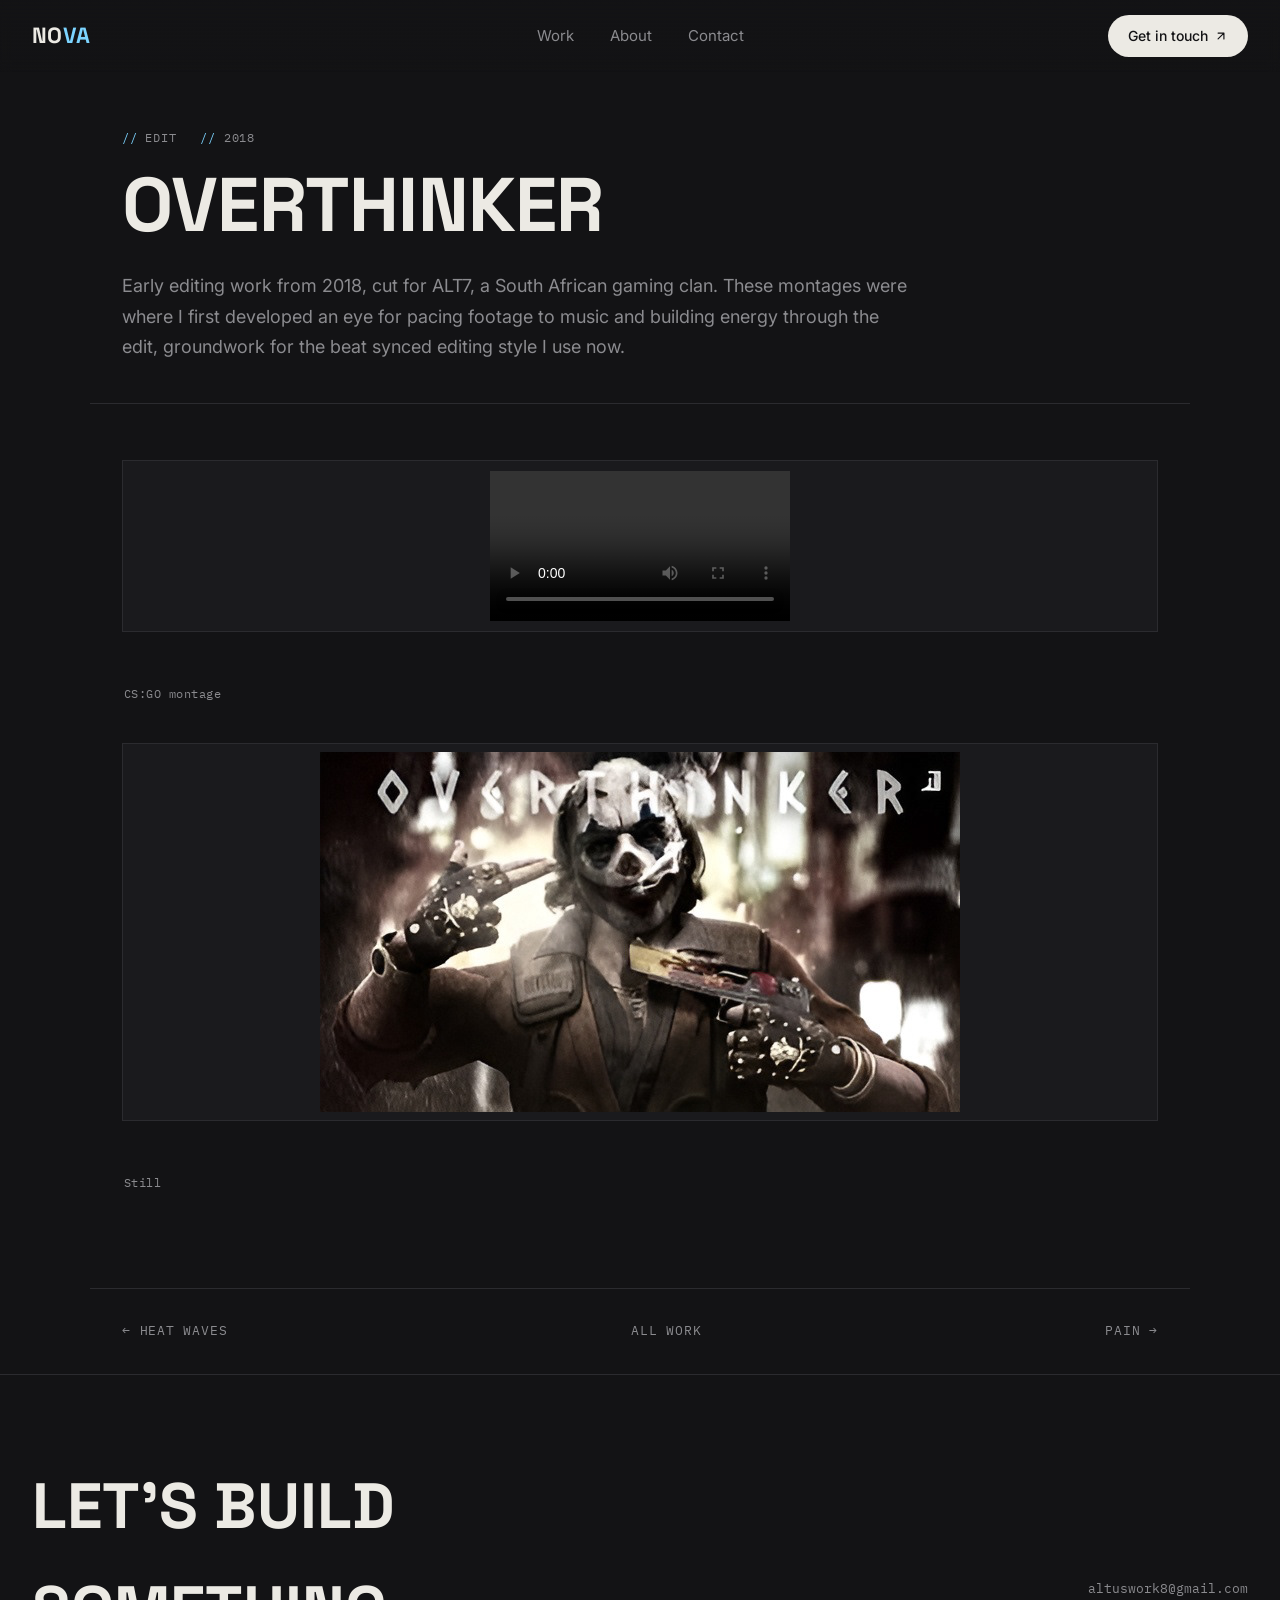
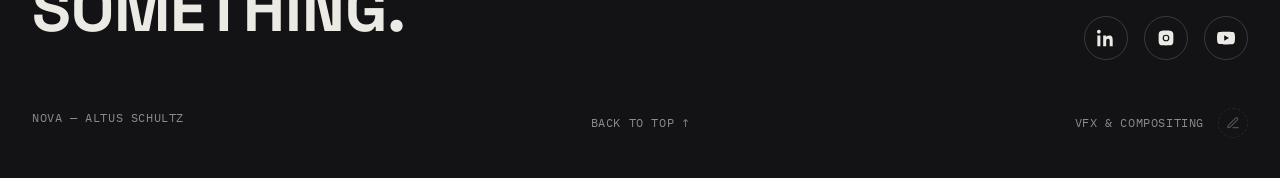
<file: pages/overthinker.html>
<!DOCTYPE html>
<html lang="en">
<head>
<meta charset="UTF-8">
<meta name="viewport" content="width=device-width, initial-scale=1.0">
<title>Overthinker &mdash; NOVA</title>
<link rel="preconnect" href="https://fonts.googleapis.com">
<link href="https://fonts.googleapis.com/css2?family=Space+Grotesk:wght@500;700&family=Inter:wght@400;500&family=IBM+Plex+Mono:wght@400;500&display=swap" rel="stylesheet">
<link rel="stylesheet" href="../assets/css/style.css">
<link rel="stylesheet" href="../assets/css/effects.css">

</head>
<body id="top">
  <!--Nav bar: NOVA logo top left, burger menu button top right-->
  <nav class="nav">
    <a href="../index.html" class="nav-logo"><span>NO</span><span>VA</span></a>
    <div class="nav-links-desktop">
    <a href="../index.html#work">Work</a>
    <a href="about.html">About</a>
    <a href="contact.html">Contact</a>
  </div>
  <a href="contact.html" class="nav-cta">Get in touch
    <svg viewBox="0 0 24 24" fill="none" stroke="currentColor" stroke-width="2" stroke-linecap="round" stroke-linejoin="round"><path d="M7 17L17 7M17 7H7M17 7V17"/></svg>
  </a>
  <button class="nav-burger" aria-label="Open menu" aria-expanded="false">
      <span></span><span></span><span></span>
    </button>
  </nav>
  <div class="nav-mobile-panel">
      <a href="../index.html#work">Work</a>
      <a href="about.html">About</a>
      <a href="contact.html">Contact</a>
  </div>
  <!--Project title, tools used, and description, sits above all the media below it-->
  <section class="project-hero reveal">
    <div class="project-meta">
        <span>Edit</span>
        <span>2018</span>
    </div>
    <h1>Overthinker</h1>
    <p class="project-desc">Early editing work from 2018, cut for ALT7, a South African gaming clan. These montages were where I first developed an eye for pacing footage to music and building energy through the edit, groundwork for the beat synced editing style I use now.</p>
  </section>
  <!--Project media: photos and videos, click a photo to enlarge it (see script.js)-->
  <section class="project-media">
      <div class="media-frame reticle reveal">
        <span class="rb1"></span><span class="rb2"></span>
        <video src="../assets/media/overthinker/Overthinker.mp4" controls preload="metadata" playsinline></video>
      </div>
      <div class="media-caption">CS:GO montage</div>
      <div class="image-row">
        <div class="media-frame reticle reveal">
          <span class="rb1"></span><span class="rb2"></span>
          <img src="../assets/media/overthinker/Overthinker-01.jpg" alt="Still" loading="lazy">
        </div>
      </div>
      <div class="media-caption">Still</div>
  </section>
  <!--Prev / all work / next links between projects-->
  <div class="project-nav-footer">
    <a href="heat-waves.html">&larr; Heat Waves</a>
    <a href="../index.html#work">All work</a>
    <a href="pain.html">Pain &rarr;</a>
  </div>
  <!--Footer: same on every page, contact details, socials, back to top-->
  <footer class="footer">
    <div class="footer-top">
      <h2>Let's build<br>something.</h2>
      <div class="footer-contact-block">
        <div class="footer-contact">
          <a href="https://mail.google.com/mail/?view=cm&amp;to=altuswork8@gmail.com">altuswork8@gmail.com</a>
        </div>
        <div class="socials">
        <a href="https://www.linkedin.com/in/altus-schultz-65b07b365/" aria-label="LinkedIn" target="_blank" rel="noopener">
          <svg viewBox="0 0 24 24"><path d="M4.98 3.5C4.98 4.88 3.87 6 2.5 6S0 4.88 0 3.5 1.12 1 2.5 1s2.48 1.12 2.48 2.5zM.5 8.75h4V23h-4V8.75zM8.5 8.75h3.83v1.96h.05c.53-1 1.83-2.06 3.77-2.06 4.03 0 4.78 2.65 4.78 6.1V23h-4v-6.5c0-1.55-.03-3.55-2.17-3.55-2.18 0-2.51 1.7-2.51 3.44V23h-4V8.75z"/></svg>
        </a>
        <a href="https://www.instagram.com/hertzz.iwnl/" aria-label="Instagram" target="_blank" rel="noopener">
          <svg viewBox="0 0 24 24"><path d="M12 2.16c3.2 0 3.58.01 4.85.07 3.25.15 4.77 1.69 4.92 4.92.06 1.27.07 1.65.07 4.85s-.01 3.58-.07 4.85c-.15 3.23-1.66 4.77-4.92 4.92-1.27.06-1.64.07-4.85.07s-3.58-.01-4.85-.07c-3.27-.15-4.77-1.7-4.92-4.92-.06-1.27-.07-1.65-.07-4.85s.02-3.58.07-4.85c.15-3.23 1.66-4.77 4.92-4.92 1.27-.06 1.65-.07 4.85-.07zm0 5.35a4.49 4.49 0 1 0 0 8.98 4.49 4.49 0 0 0 0-8.98zm0 7.4a2.91 2.91 0 1 1 0-5.82 2.91 2.91 0 0 1 0 5.82zm5.73-7.58a1.05 1.05 0 1 1-2.1 0 1.05 1.05 0 0 1 2.1 0z"/></svg>
        </a>
        <a href="https://www.youtube.com/@altumisprime" aria-label="YouTube" target="_blank" rel="noopener">
          <svg viewBox="0 0 24 24"><path d="M23.5 6.2a3.02 3.02 0 0 0-2.12-2.14C19.51 3.5 12 3.5 12 3.5s-7.51 0-9.38.56A3.02 3.02 0 0 0 .5 6.2 31.6 31.6 0 0 0 0 12a31.6 31.6 0 0 0 .5 5.8 3.02 3.02 0 0 0 2.12 2.14C4.49 20.5 12 20.5 12 20.5s7.51 0 9.38-.56a3.02 3.02 0 0 0 2.12-2.14A31.6 31.6 0 0 0 24 12a31.6 31.6 0 0 0-.5-5.8zM9.6 15.6V8.4l6.4 3.6-6.4 3.6z"/></svg>
        </a>
      </div>
      </div>
    </div>
    <div class="footer-bottom">
      <span>NOVA &mdash; Altus Schultz</span>
      <a href="#top" class="back-to-top">Back to top &uarr;</a>
      <div class="footer-egg-group">
      <span>VFX &amp; Compositing</span>
      <button class="egg-toggle" aria-label="I wonder what this does">
      <svg viewBox="0 0 24 24" fill="none" stroke="currentColor" stroke-width="2" stroke-linecap="round" stroke-linejoin="round">
        <path d="M12 20h9"/><path d="M16.5 3.5a2.12 2.12 0 0 1 3 3L7 19l-4 1 1-4Z"/>
      </svg>
    </button>
    </div>
  </div>
  </footer>
<script src="../assets/js/script.js"></script>
</body>
</html>
</file>
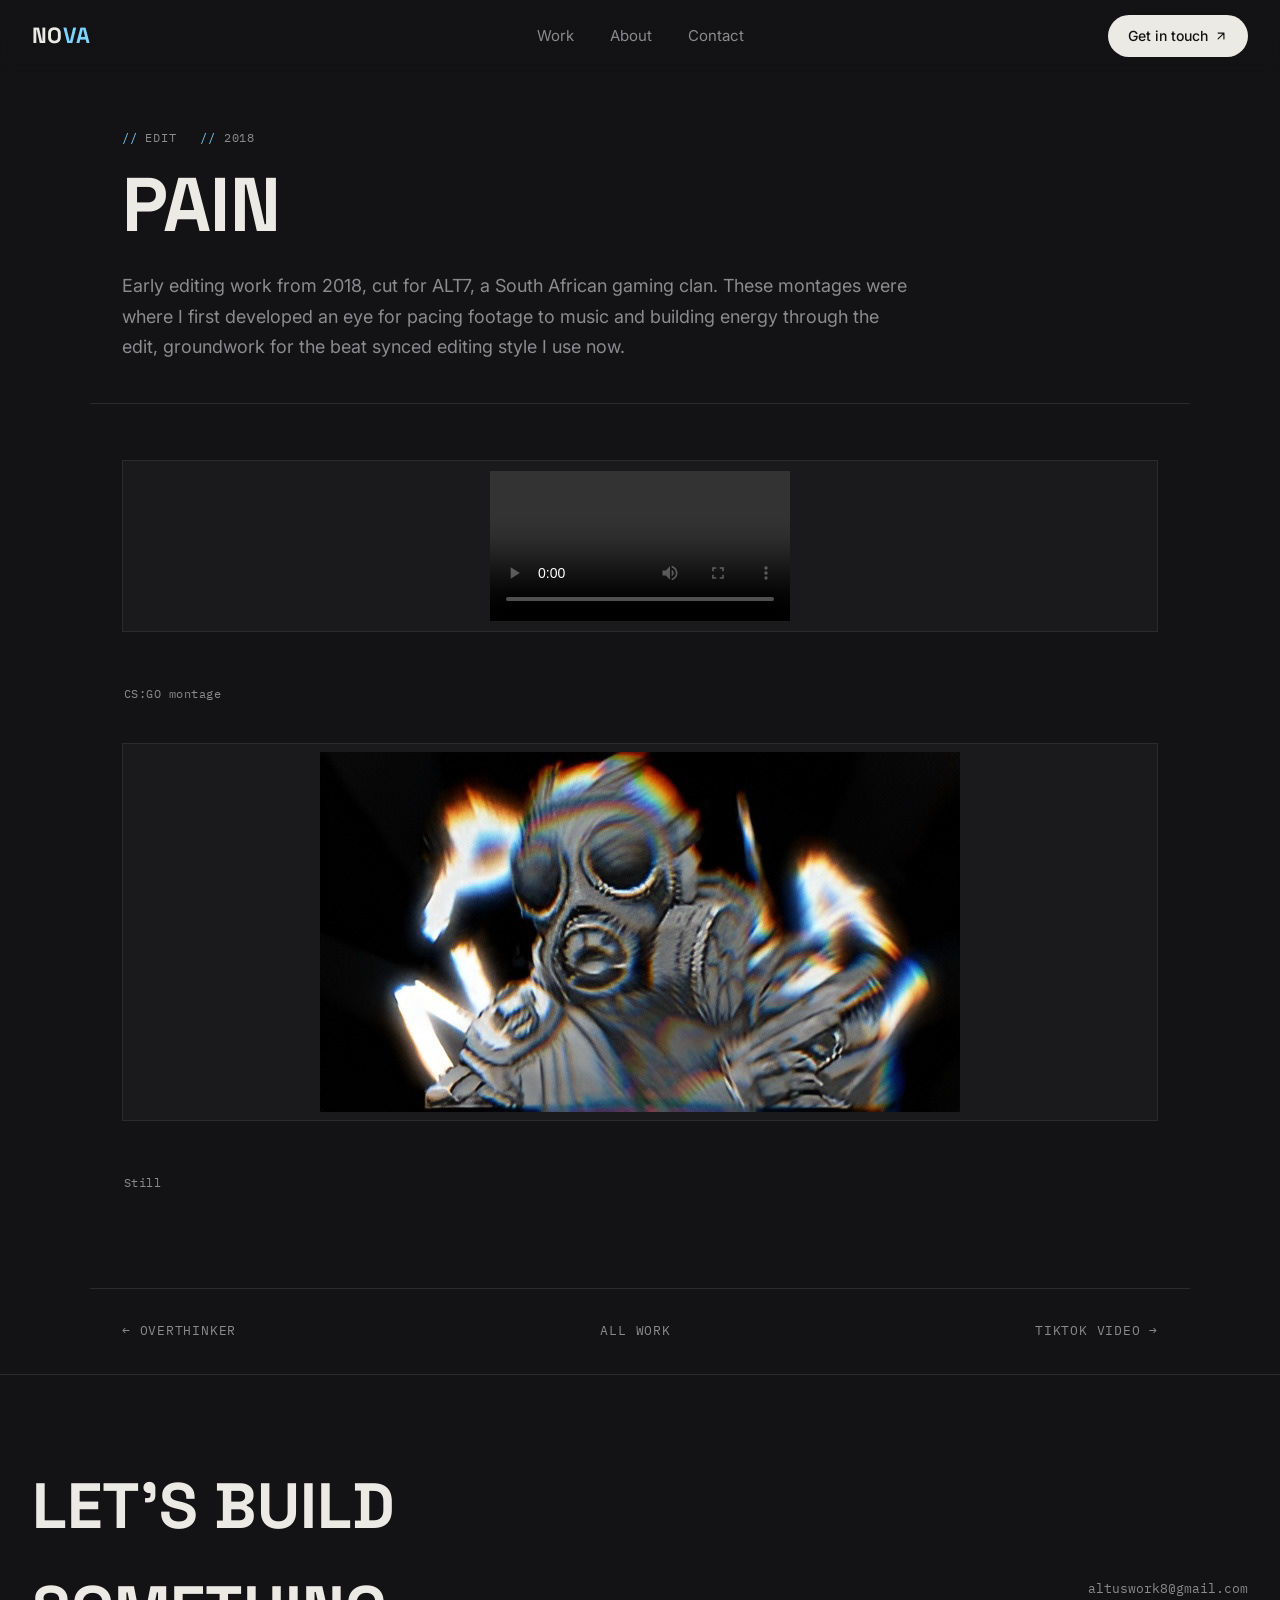
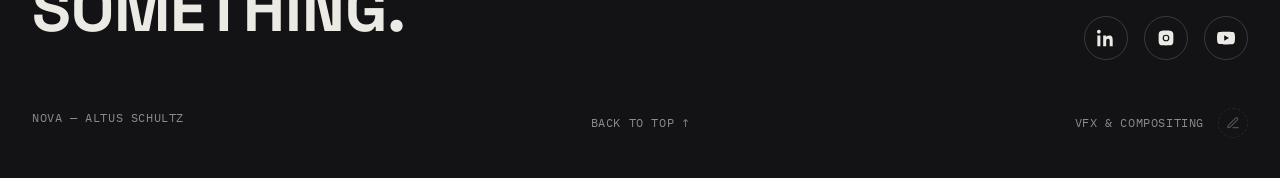
<file: pages/pain.html>
<!DOCTYPE html>
<html lang="en">
<head>
<meta charset="UTF-8">
<meta name="viewport" content="width=device-width, initial-scale=1.0">
<title>Pain &mdash; NOVA</title>
<link rel="preconnect" href="https://fonts.googleapis.com">
<link href="https://fonts.googleapis.com/css2?family=Space+Grotesk:wght@500;700&family=Inter:wght@400;500&family=IBM+Plex+Mono:wght@400;500&display=swap" rel="stylesheet">
<link rel="stylesheet" href="../assets/css/style.css">
<link rel="stylesheet" href="../assets/css/effects.css">

</head>
<body id="top">
  <!--Nav bar: NOVA logo top left, burger menu button top right-->
  <nav class="nav">
    <a href="../index.html" class="nav-logo"><span>NO</span><span>VA</span></a>
    <div class="nav-links-desktop">
    <a href="../index.html#work">Work</a>
    <a href="about.html">About</a>
    <a href="contact.html">Contact</a>
  </div>
  <a href="contact.html" class="nav-cta">Get in touch
    <svg viewBox="0 0 24 24" fill="none" stroke="currentColor" stroke-width="2" stroke-linecap="round" stroke-linejoin="round"><path d="M7 17L17 7M17 7H7M17 7V17"/></svg>
  </a>
  <button class="nav-burger" aria-label="Open menu" aria-expanded="false">
      <span></span><span></span><span></span>
    </button>
  </nav>
  <div class="nav-mobile-panel">
      <a href="../index.html#work">Work</a>
      <a href="about.html">About</a>
      <a href="contact.html">Contact</a>
  </div>
  <!--Project title, tools used, and description, sits above all the media below it-->
  <section class="project-hero reveal">
    <div class="project-meta">
        <span>Edit</span>
        <span>2018</span>
    </div>
    <h1>Pain</h1>
    <p class="project-desc">Early editing work from 2018, cut for ALT7, a South African gaming clan. These montages were where I first developed an eye for pacing footage to music and building energy through the edit, groundwork for the beat synced editing style I use now.</p>
  </section>
  <!--Project media: photos and videos, click a photo to enlarge it (see script.js)-->
  <section class="project-media">
      <div class="media-frame reticle reveal">
        <span class="rb1"></span><span class="rb2"></span>
        <video src="../assets/media/pain/Pain.mp4" controls preload="metadata" playsinline></video>
      </div>
      <div class="media-caption">CS:GO montage</div>
      <div class="image-row">
        <div class="media-frame reticle reveal">
          <span class="rb1"></span><span class="rb2"></span>
          <img src="../assets/media/pain/Pain-01.jpg" alt="Still" loading="lazy">
        </div>
      </div>
      <div class="media-caption">Still</div>
  </section>
  <!--Prev / all work / next links between projects-->
  <div class="project-nav-footer">
    <a href="overthinker.html">&larr; Overthinker</a>
    <a href="../index.html#work">All work</a>
    <a href="tiktok-video.html">TikTok Video &rarr;</a>
  </div>
  <!--Footer: same on every page, contact details, socials, back to top-->
  <footer class="footer">
    <div class="footer-top">
      <h2>Let's build<br>something.</h2>
      <div class="footer-contact-block">
        <div class="footer-contact">
          <a href="https://mail.google.com/mail/?view=cm&amp;to=altuswork8@gmail.com">altuswork8@gmail.com</a>
        </div>
        <div class="socials">
        <a href="https://www.linkedin.com/in/altus-schultz-65b07b365/" aria-label="LinkedIn" target="_blank" rel="noopener">
          <svg viewBox="0 0 24 24"><path d="M4.98 3.5C4.98 4.88 3.87 6 2.5 6S0 4.88 0 3.5 1.12 1 2.5 1s2.48 1.12 2.48 2.5zM.5 8.75h4V23h-4V8.75zM8.5 8.75h3.83v1.96h.05c.53-1 1.83-2.06 3.77-2.06 4.03 0 4.78 2.65 4.78 6.1V23h-4v-6.5c0-1.55-.03-3.55-2.17-3.55-2.18 0-2.51 1.7-2.51 3.44V23h-4V8.75z"/></svg>
        </a>
        <a href="https://www.instagram.com/hertzz.iwnl/" aria-label="Instagram" target="_blank" rel="noopener">
          <svg viewBox="0 0 24 24"><path d="M12 2.16c3.2 0 3.58.01 4.85.07 3.25.15 4.77 1.69 4.92 4.92.06 1.27.07 1.65.07 4.85s-.01 3.58-.07 4.85c-.15 3.23-1.66 4.77-4.92 4.92-1.27.06-1.64.07-4.85.07s-3.58-.01-4.85-.07c-3.27-.15-4.77-1.7-4.92-4.92-.06-1.27-.07-1.65-.07-4.85s.02-3.58.07-4.85c.15-3.23 1.66-4.77 4.92-4.92 1.27-.06 1.65-.07 4.85-.07zm0 5.35a4.49 4.49 0 1 0 0 8.98 4.49 4.49 0 0 0 0-8.98zm0 7.4a2.91 2.91 0 1 1 0-5.82 2.91 2.91 0 0 1 0 5.82zm5.73-7.58a1.05 1.05 0 1 1-2.1 0 1.05 1.05 0 0 1 2.1 0z"/></svg>
        </a>
        <a href="https://www.youtube.com/@altumisprime" aria-label="YouTube" target="_blank" rel="noopener">
          <svg viewBox="0 0 24 24"><path d="M23.5 6.2a3.02 3.02 0 0 0-2.12-2.14C19.51 3.5 12 3.5 12 3.5s-7.51 0-9.38.56A3.02 3.02 0 0 0 .5 6.2 31.6 31.6 0 0 0 0 12a31.6 31.6 0 0 0 .5 5.8 3.02 3.02 0 0 0 2.12 2.14C4.49 20.5 12 20.5 12 20.5s7.51 0 9.38-.56a3.02 3.02 0 0 0 2.12-2.14A31.6 31.6 0 0 0 24 12a31.6 31.6 0 0 0-.5-5.8zM9.6 15.6V8.4l6.4 3.6-6.4 3.6z"/></svg>
        </a>
      </div>
      </div>
    </div>
    <div class="footer-bottom">
      <span>NOVA &mdash; Altus Schultz</span>
      <a href="#top" class="back-to-top">Back to top &uarr;</a>
      <div class="footer-egg-group">
      <span>VFX &amp; Compositing</span>
      <button class="egg-toggle" aria-label="I wonder what this does">
      <svg viewBox="0 0 24 24" fill="none" stroke="currentColor" stroke-width="2" stroke-linecap="round" stroke-linejoin="round">
        <path d="M12 20h9"/><path d="M16.5 3.5a2.12 2.12 0 0 1 3 3L7 19l-4 1 1-4Z"/>
      </svg>
    </button>
    </div>
  </div>
  </footer>
<script src="../assets/js/script.js"></script>
</body>
</html>
</file>
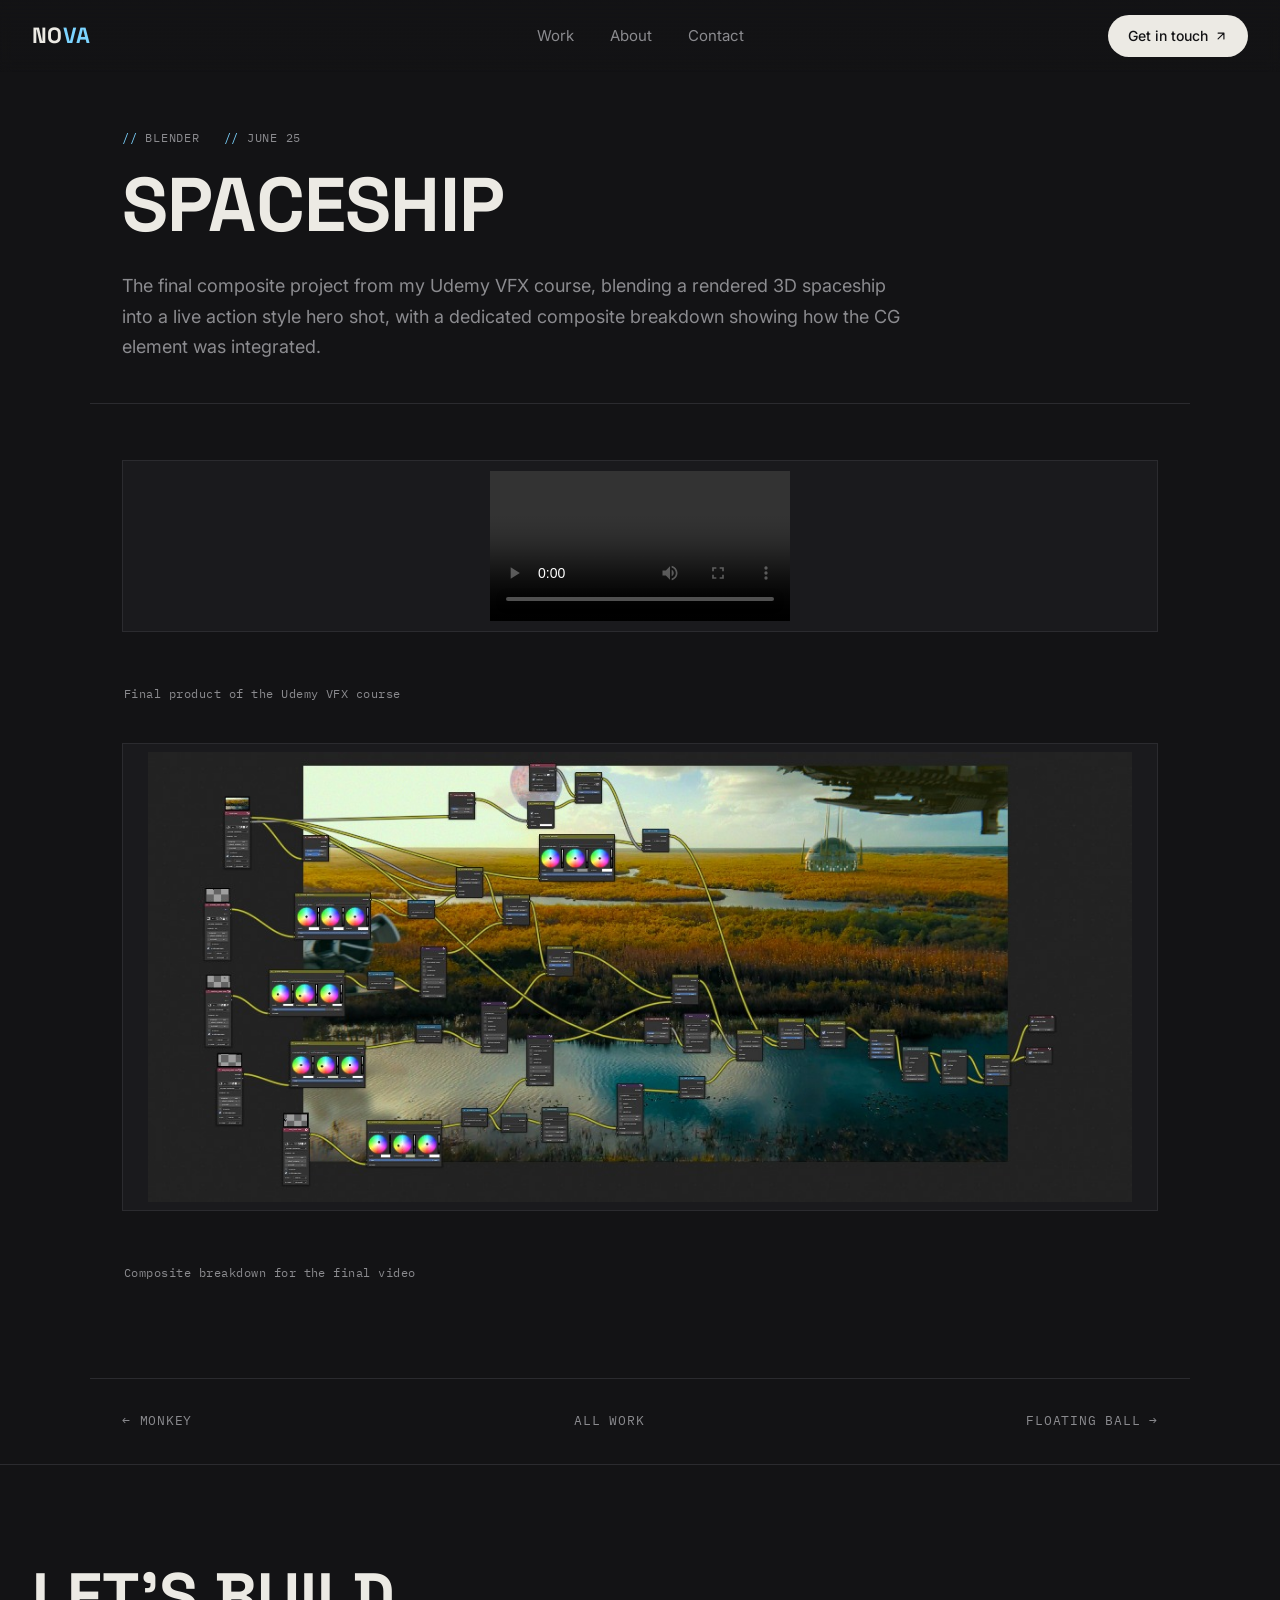
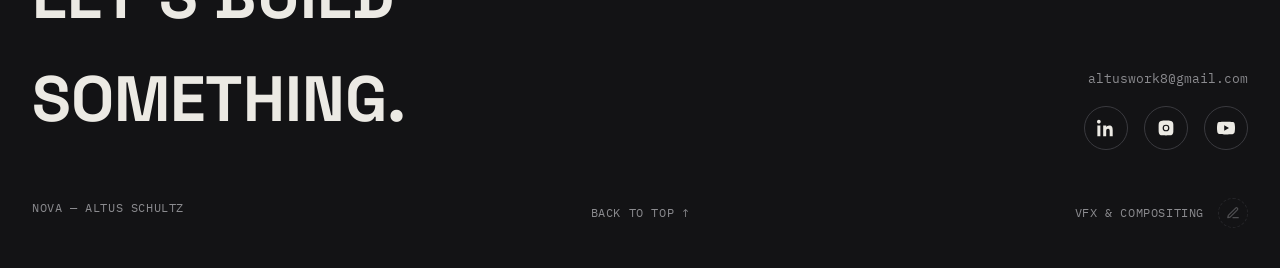
<file: pages/spaceship.html>
<!DOCTYPE html>
<html lang="en">
<head>
<meta charset="UTF-8">
<meta name="viewport" content="width=device-width, initial-scale=1.0">
<title>Spaceship &mdash; NOVA</title>
<link rel="preconnect" href="https://fonts.googleapis.com">
<link href="https://fonts.googleapis.com/css2?family=Space+Grotesk:wght@500;700&family=Inter:wght@400;500&family=IBM+Plex+Mono:wght@400;500&display=swap" rel="stylesheet">
<link rel="stylesheet" href="../assets/css/style.css">
<link rel="stylesheet" href="../assets/css/effects.css">

</head>
<body id="top">
  <!--Nav bar: NOVA logo top left, burger menu button top right-->
  <nav class="nav">
    <a href="../index.html" class="nav-logo"><span>NO</span><span>VA</span></a>
    <div class="nav-links-desktop">
    <a href="../index.html#work">Work</a>
    <a href="about.html">About</a>
    <a href="contact.html">Contact</a>
  </div>
  <a href="contact.html" class="nav-cta">Get in touch
    <svg viewBox="0 0 24 24" fill="none" stroke="currentColor" stroke-width="2" stroke-linecap="round" stroke-linejoin="round"><path d="M7 17L17 7M17 7H7M17 7V17"/></svg>
  </a>
  <button class="nav-burger" aria-label="Open menu" aria-expanded="false">
      <span></span><span></span><span></span>
    </button>
  </nav>
  <div class="nav-mobile-panel">
      <a href="../index.html#work">Work</a>
      <a href="about.html">About</a>
      <a href="contact.html">Contact</a>
  </div>
  <!--Project title, tools used, and description, sits above all the media below it-->
  <section class="project-hero reveal">
    <div class="project-meta">
        <span>Blender</span>
        <span>June 25</span>
    </div>
    <h1>Spaceship</h1>
    <p class="project-desc">The final composite project from my Udemy VFX course, blending a rendered 3D spaceship into a live action style hero shot, with a dedicated composite breakdown showing how the CG element was integrated.</p>
  </section>
  <!--Project media: photos and videos, click a photo to enlarge it (see script.js)-->
  <section class="project-media">
      <div class="media-frame reticle reveal">
        <span class="rb1"></span><span class="rb2"></span>
        <video src="../assets/media/spaceship/Spaceship-hero.mp4" controls preload="metadata" playsinline></video>
      </div>
      <div class="media-caption">Final product of the Udemy VFX course</div>
      <div class="image-row">
        <div class="media-frame reticle reveal">
          <span class="rb1"></span><span class="rb2"></span>
          <img src="../assets/media/spaceship/Spaceship-composite-01.jpeg" alt="Composite breakdown for the final video" loading="lazy">
        </div>
      </div>
      <div class="media-caption">Composite breakdown for the final video</div>
  </section>
  <!--Prev / all work / next links between projects-->
  <div class="project-nav-footer">
    <a href="monkey.html">&larr; Monkey</a>
    <a href="../index.html#work">All work</a>
    <a href="floating-ball.html">Floating Ball &rarr;</a>
  </div>
  <!--Footer: same on every page, contact details, socials, back to top-->
  <footer class="footer">
    <div class="footer-top">
      <h2>Let's build<br>something.</h2>
      <div class="footer-contact-block">
        <div class="footer-contact">
          <a href="https://mail.google.com/mail/?view=cm&amp;to=altuswork8@gmail.com">altuswork8@gmail.com</a>
        </div>
        <div class="socials">
        <a href="https://www.linkedin.com/in/altus-schultz-65b07b365/" aria-label="LinkedIn" target="_blank" rel="noopener">
          <svg viewBox="0 0 24 24"><path d="M4.98 3.5C4.98 4.88 3.87 6 2.5 6S0 4.88 0 3.5 1.12 1 2.5 1s2.48 1.12 2.48 2.5zM.5 8.75h4V23h-4V8.75zM8.5 8.75h3.83v1.96h.05c.53-1 1.83-2.06 3.77-2.06 4.03 0 4.78 2.65 4.78 6.1V23h-4v-6.5c0-1.55-.03-3.55-2.17-3.55-2.18 0-2.51 1.7-2.51 3.44V23h-4V8.75z"/></svg>
        </a>
        <a href="https://www.instagram.com/hertzz.iwnl/" aria-label="Instagram" target="_blank" rel="noopener">
          <svg viewBox="0 0 24 24"><path d="M12 2.16c3.2 0 3.58.01 4.85.07 3.25.15 4.77 1.69 4.92 4.92.06 1.27.07 1.65.07 4.85s-.01 3.58-.07 4.85c-.15 3.23-1.66 4.77-4.92 4.92-1.27.06-1.64.07-4.85.07s-3.58-.01-4.85-.07c-3.27-.15-4.77-1.7-4.92-4.92-.06-1.27-.07-1.65-.07-4.85s.02-3.58.07-4.85c.15-3.23 1.66-4.77 4.92-4.92 1.27-.06 1.65-.07 4.85-.07zm0 5.35a4.49 4.49 0 1 0 0 8.98 4.49 4.49 0 0 0 0-8.98zm0 7.4a2.91 2.91 0 1 1 0-5.82 2.91 2.91 0 0 1 0 5.82zm5.73-7.58a1.05 1.05 0 1 1-2.1 0 1.05 1.05 0 0 1 2.1 0z"/></svg>
        </a>
        <a href="https://www.youtube.com/@altumisprime" aria-label="YouTube" target="_blank" rel="noopener">
          <svg viewBox="0 0 24 24"><path d="M23.5 6.2a3.02 3.02 0 0 0-2.12-2.14C19.51 3.5 12 3.5 12 3.5s-7.51 0-9.38.56A3.02 3.02 0 0 0 .5 6.2 31.6 31.6 0 0 0 0 12a31.6 31.6 0 0 0 .5 5.8 3.02 3.02 0 0 0 2.12 2.14C4.49 20.5 12 20.5 12 20.5s7.51 0 9.38-.56a3.02 3.02 0 0 0 2.12-2.14A31.6 31.6 0 0 0 24 12a31.6 31.6 0 0 0-.5-5.8zM9.6 15.6V8.4l6.4 3.6-6.4 3.6z"/></svg>
        </a>
      </div>
      </div>
    </div>
    <div class="footer-bottom">
      <span>NOVA &mdash; Altus Schultz</span>
      <a href="#top" class="back-to-top">Back to top &uarr;</a>
      <div class="footer-egg-group">
      <span>VFX &amp; Compositing</span>
      <button class="egg-toggle" aria-label="I wonder what this does">
      <svg viewBox="0 0 24 24" fill="none" stroke="currentColor" stroke-width="2" stroke-linecap="round" stroke-linejoin="round">
        <path d="M12 20h9"/><path d="M16.5 3.5a2.12 2.12 0 0 1 3 3L7 19l-4 1 1-4Z"/>
      </svg>
    </button>
    </div>
  </div>
  </footer>
<script src="../assets/js/script.js"></script>
</body>
</html>
</file>
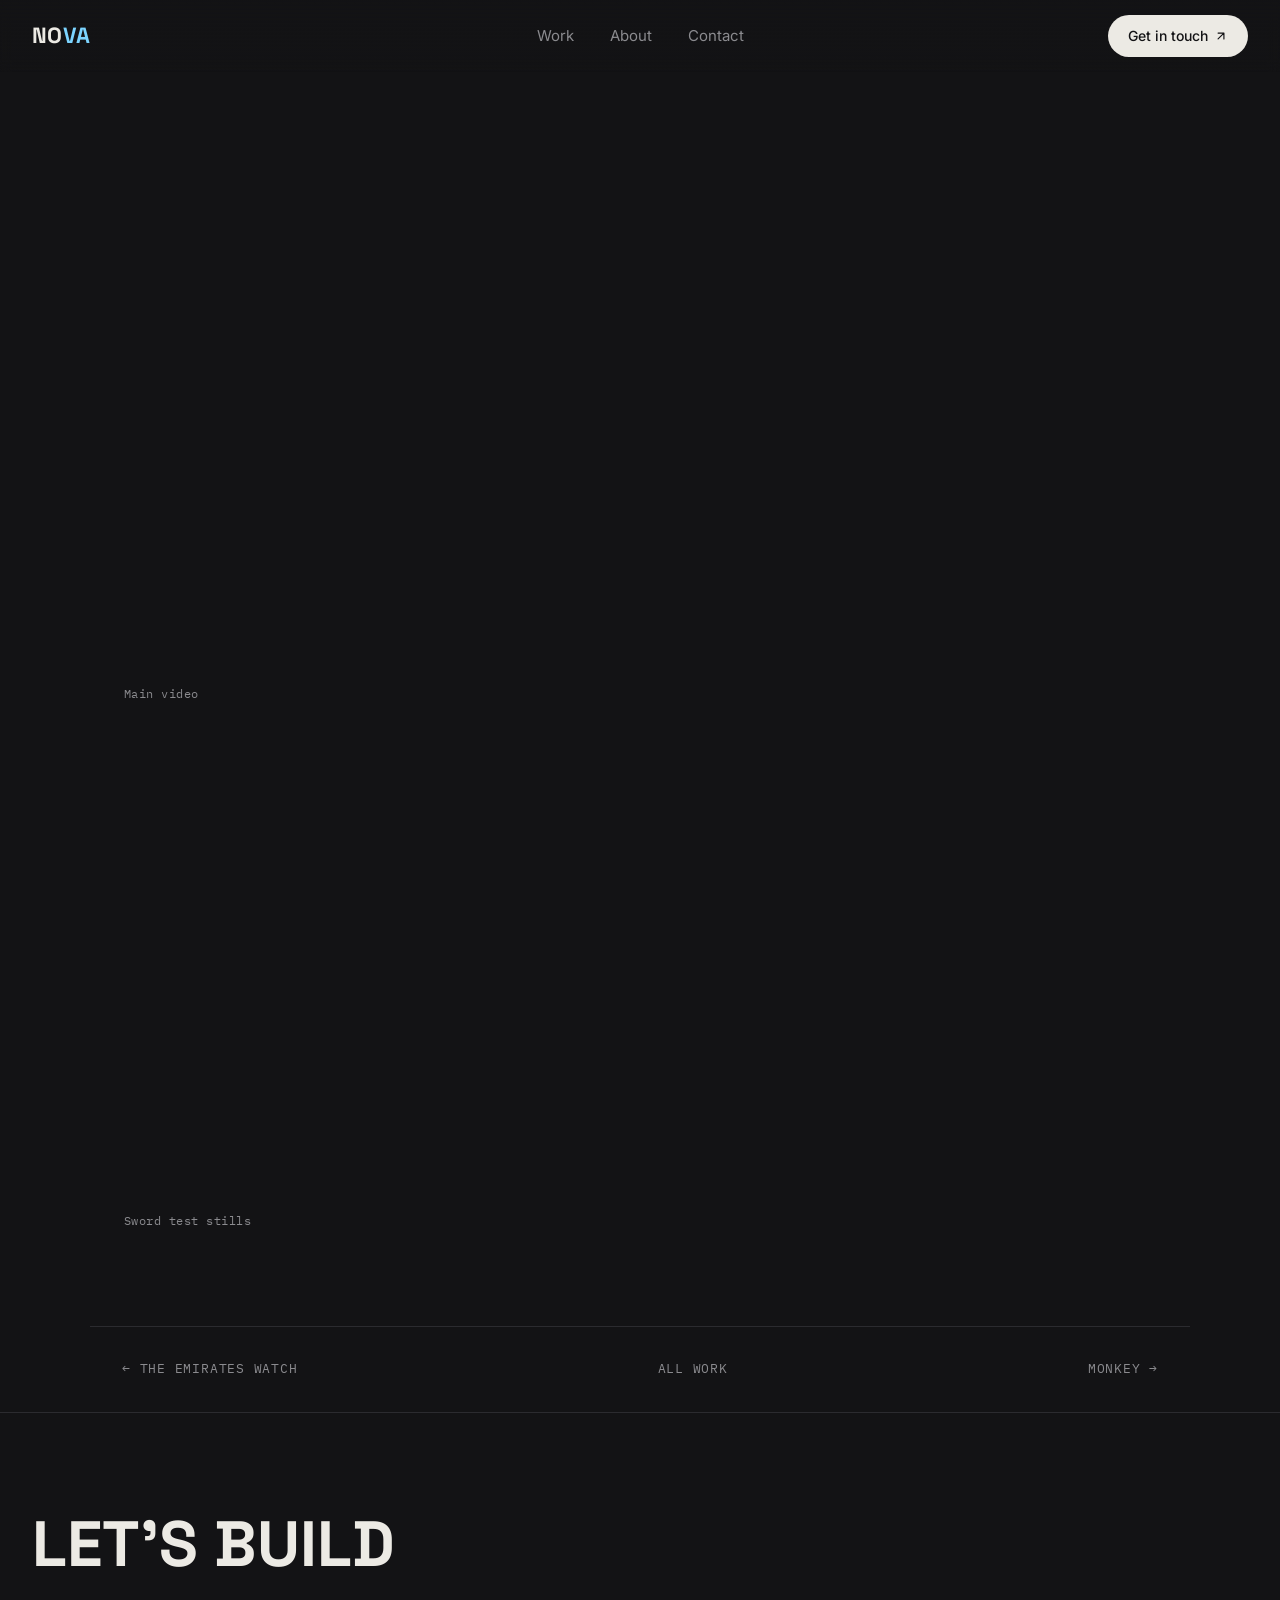
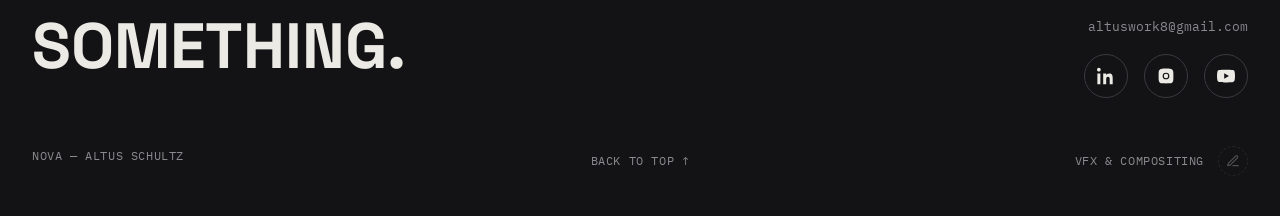
<file: pages/sword-in-the-stone.html>
<!DOCTYPE html>
<html lang="en">
<head>
<meta charset="UTF-8">
<meta name="viewport" content="width=device-width, initial-scale=1.0">
<title>Sword in the Stone &mdash; NOVA</title>
<link rel="preconnect" href="https://fonts.googleapis.com">
<link href="https://fonts.googleapis.com/css2?family=Space+Grotesk:wght@500;700&family=Inter:wght@400;500&family=IBM+Plex+Mono:wght@400;500&display=swap" rel="stylesheet">
<link rel="stylesheet" href="../assets/css/style.css">
<link rel="stylesheet" href="../assets/css/effects.css">

</head>
<body id="top">
  <!--Nav bar: NOVA logo top left, burger menu button top right-->
  <nav class="nav">
    <a href="../index.html" class="nav-logo"><span>NO</span><span>VA</span></a>
    <div class="nav-links-desktop">
    <a href="../index.html#work">Work</a>
    <a href="about.html">About</a>
    <a href="contact.html">Contact</a>
  </div>
  <a href="contact.html" class="nav-cta">Get in touch
    <svg viewBox="0 0 24 24" fill="none" stroke="currentColor" stroke-width="2" stroke-linecap="round" stroke-linejoin="round"><path d="M7 17L17 7M17 7H7M17 7V17"/></svg>
  </a>
  <button class="nav-burger" aria-label="Open menu" aria-expanded="false">
      <span></span><span></span><span></span>
    </button>
  </nav>
  <div class="nav-mobile-panel">
      <a href="../index.html#work">Work</a>
      <a href="about.html">About</a>
      <a href="contact.html">Contact</a>
  </div>
  <!--Project title, tools used, and description, sits above all the media below it-->
  <section class="project-hero reveal">
    <div class="project-meta">
        <span>Blender</span>
        <span>April 09</span>
    </div>
    <h1>Sword in the Stone</h1>
    <p class="project-desc">A personal Blender exercise built to push past my usual comfort zone into more complex 3D modeling. Inspired by the myth of the sword in the stone, the project was as much about storytelling in a single simple shot as it was about the technical build.</p>
  </section>
  <!--Project media: photos and videos, click a photo to enlarge it (see script.js)-->
  <section class="project-media">
      <div class="media-frame reticle reveal">
        <span class="rb1"></span><span class="rb2"></span>
        <video src="../assets/media/sword-in-the-stone/Sword-in-the-stone.mp4" controls preload="metadata" playsinline></video>
      </div>
      <div class="media-caption">Main video</div>
      <div class="image-row">
        <div class="media-frame reticle reveal">
          <span class="rb1"></span><span class="rb2"></span>
          <img src="../assets/media/sword-in-the-stone/Sword-in-the-stone-01.jpeg" alt="Sword test stills" loading="lazy">
        </div>
        <div class="media-frame reticle reveal">
          <span class="rb1"></span><span class="rb2"></span>
          <img src="../assets/media/sword-in-the-stone/Sword-in-the-stone-02.jpeg" alt="Sword test stills" loading="lazy">
        </div>
        <div class="media-frame reticle reveal">
          <span class="rb1"></span><span class="rb2"></span>
          <img src="../assets/media/sword-in-the-stone/Sword-in-the-stone-03.jpeg" alt="Sword test stills" loading="lazy">
        </div>
      </div>
      <div class="media-caption">Sword test stills</div>
  </section>
  <!--Prev / all work / next links between projects-->
  <div class="project-nav-footer">
    <a href="emirates-watch.html">&larr; The Emirates Watch</a>
    <a href="../index.html#work">All work</a>
    <a href="monkey.html">Monkey &rarr;</a>
  </div>
  <!--Footer: same on every page, contact details, socials, back to top-->
  <footer class="footer">
    <div class="footer-top">
      <h2>Let's build<br>something.</h2>
      <div class="footer-contact-block">
        <div class="footer-contact">
          <a href="https://mail.google.com/mail/?view=cm&amp;to=altuswork8@gmail.com">altuswork8@gmail.com</a>
        </div>
        <div class="socials">
        <a href="https://www.linkedin.com/in/altus-schultz-65b07b365/" aria-label="LinkedIn" target="_blank" rel="noopener">
          <svg viewBox="0 0 24 24"><path d="M4.98 3.5C4.98 4.88 3.87 6 2.5 6S0 4.88 0 3.5 1.12 1 2.5 1s2.48 1.12 2.48 2.5zM.5 8.75h4V23h-4V8.75zM8.5 8.75h3.83v1.96h.05c.53-1 1.83-2.06 3.77-2.06 4.03 0 4.78 2.65 4.78 6.1V23h-4v-6.5c0-1.55-.03-3.55-2.17-3.55-2.18 0-2.51 1.7-2.51 3.44V23h-4V8.75z"/></svg>
        </a>
        <a href="https://www.instagram.com/hertzz.iwnl/" aria-label="Instagram" target="_blank" rel="noopener">
          <svg viewBox="0 0 24 24"><path d="M12 2.16c3.2 0 3.58.01 4.85.07 3.25.15 4.77 1.69 4.92 4.92.06 1.27.07 1.65.07 4.85s-.01 3.58-.07 4.85c-.15 3.23-1.66 4.77-4.92 4.92-1.27.06-1.64.07-4.85.07s-3.58-.01-4.85-.07c-3.27-.15-4.77-1.7-4.92-4.92-.06-1.27-.07-1.65-.07-4.85s.02-3.58.07-4.85c.15-3.23 1.66-4.77 4.92-4.92 1.27-.06 1.65-.07 4.85-.07zm0 5.35a4.49 4.49 0 1 0 0 8.98 4.49 4.49 0 0 0 0-8.98zm0 7.4a2.91 2.91 0 1 1 0-5.82 2.91 2.91 0 0 1 0 5.82zm5.73-7.58a1.05 1.05 0 1 1-2.1 0 1.05 1.05 0 0 1 2.1 0z"/></svg>
        </a>
        <a href="https://www.youtube.com/@altumisprime" aria-label="YouTube" target="_blank" rel="noopener">
          <svg viewBox="0 0 24 24"><path d="M23.5 6.2a3.02 3.02 0 0 0-2.12-2.14C19.51 3.5 12 3.5 12 3.5s-7.51 0-9.38.56A3.02 3.02 0 0 0 .5 6.2 31.6 31.6 0 0 0 0 12a31.6 31.6 0 0 0 .5 5.8 3.02 3.02 0 0 0 2.12 2.14C4.49 20.5 12 20.5 12 20.5s7.51 0 9.38-.56a3.02 3.02 0 0 0 2.12-2.14A31.6 31.6 0 0 0 24 12a31.6 31.6 0 0 0-.5-5.8zM9.6 15.6V8.4l6.4 3.6-6.4 3.6z"/></svg>
        </a>
      </div>
      </div>
    </div>
    <div class="footer-bottom">
      <span>NOVA &mdash; Altus Schultz</span>
      <a href="#top" class="back-to-top">Back to top &uarr;</a>
      <div class="footer-egg-group">
      <span>VFX &amp; Compositing</span>
      <button class="egg-toggle" aria-label="I wonder what this does">
      <svg viewBox="0 0 24 24" fill="none" stroke="currentColor" stroke-width="2" stroke-linecap="round" stroke-linejoin="round">
        <path d="M12 20h9"/><path d="M16.5 3.5a2.12 2.12 0 0 1 3 3L7 19l-4 1 1-4Z"/>
      </svg>
    </button>
    </div>
  </div>
  </footer>
<script src="../assets/js/script.js"></script>
</body>
</html>
</file>
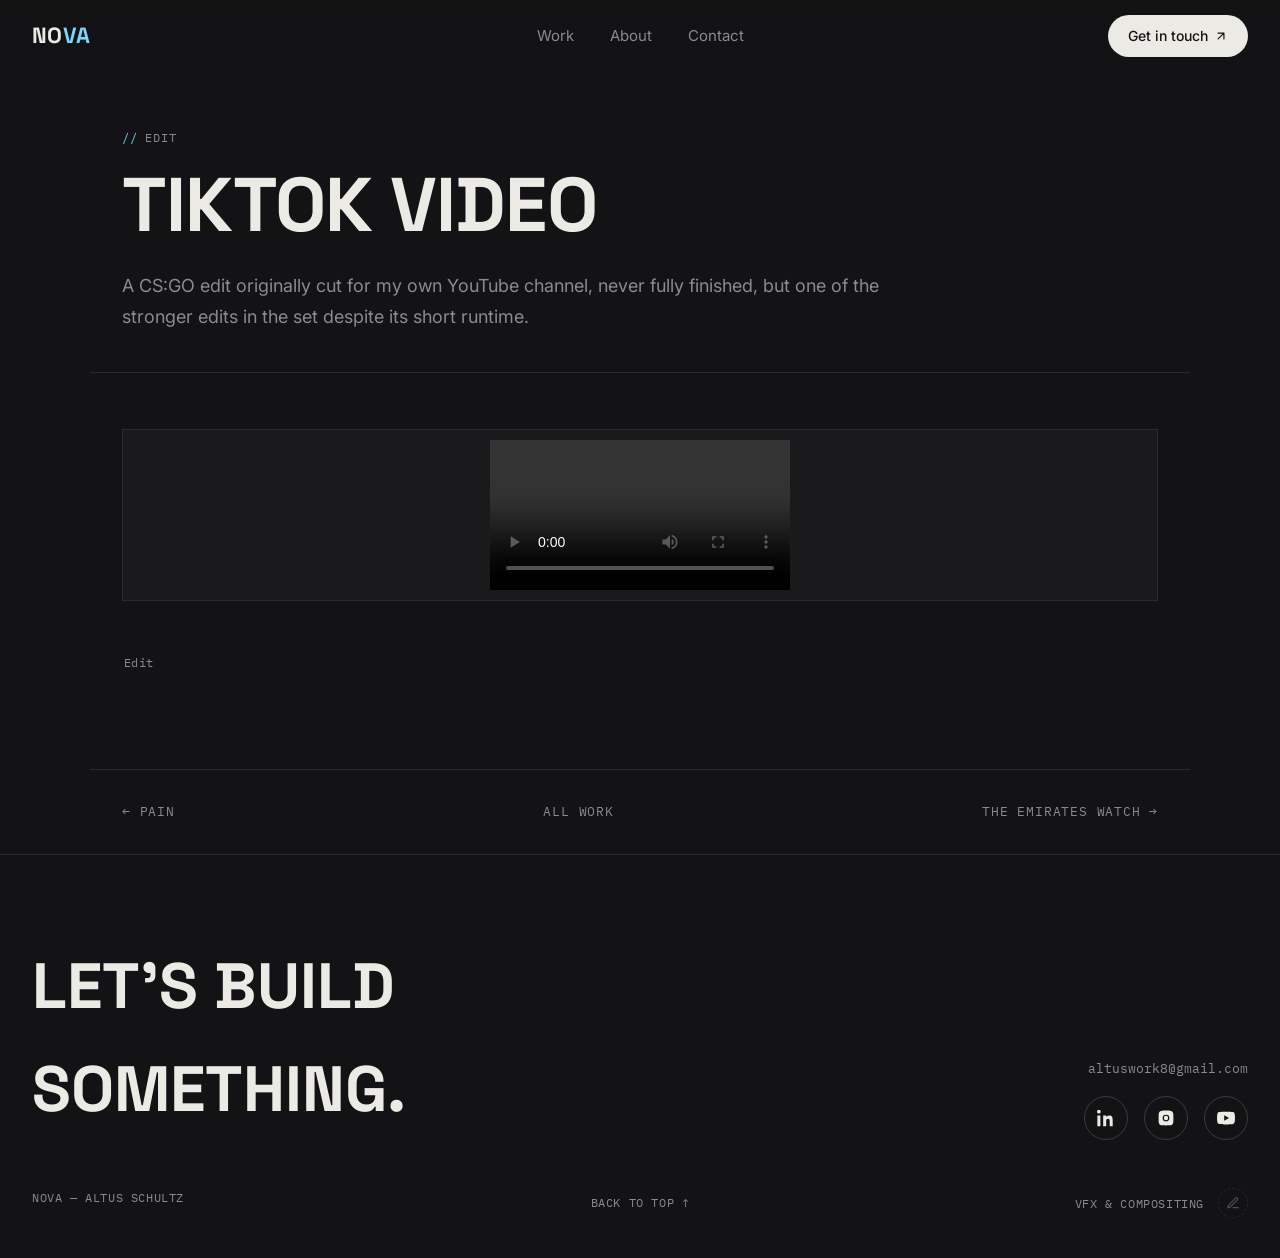
<file: pages/tiktok-video.html>
<!DOCTYPE html>
<html lang="en">
<head>
<meta charset="UTF-8">
<meta name="viewport" content="width=device-width, initial-scale=1.0">
<title>TikTok Video &mdash; NOVA</title>
<link rel="preconnect" href="https://fonts.googleapis.com">
<link href="https://fonts.googleapis.com/css2?family=Space+Grotesk:wght@500;700&family=Inter:wght@400;500&family=IBM+Plex+Mono:wght@400;500&display=swap" rel="stylesheet">
<link rel="stylesheet" href="../assets/css/style.css">
<link rel="stylesheet" href="../assets/css/effects.css">

</head>
<body id="top">
  <!--Nav bar: NOVA logo top left, burger menu button top right-->
  <nav class="nav">
    <a href="../index.html" class="nav-logo"><span>NO</span><span>VA</span></a>
    <div class="nav-links-desktop">
    <a href="../index.html#work">Work</a>
    <a href="about.html">About</a>
    <a href="contact.html">Contact</a>
  </div>
  <a href="contact.html" class="nav-cta">Get in touch
    <svg viewBox="0 0 24 24" fill="none" stroke="currentColor" stroke-width="2" stroke-linecap="round" stroke-linejoin="round"><path d="M7 17L17 7M17 7H7M17 7V17"/></svg>
  </a>
  <button class="nav-burger" aria-label="Open menu" aria-expanded="false">
      <span></span><span></span><span></span>
    </button>
  </nav>
  <div class="nav-mobile-panel">
      <a href="../index.html#work">Work</a>
      <a href="about.html">About</a>
      <a href="contact.html">Contact</a>
  </div>
  <!--Project title, tools used, and description, sits above all the media below it-->
  <section class="project-hero reveal">
    <div class="project-meta">
        <span>Edit</span>
    </div>
    <h1>TikTok Video</h1>
    <p class="project-desc">A CS:GO edit originally cut for my own YouTube channel, never fully finished, but one of the stronger edits in the set despite its short runtime.</p>
  </section>
  <!--Project media: photos and videos, click a photo to enlarge it (see script.js)-->
  <section class="project-media">
      <div class="media-frame reticle reveal">
        <span class="rb1"></span><span class="rb2"></span>
        <video src="../assets/media/tiktok-video/TikTok.mp4" controls preload="metadata" playsinline></video>
      </div>
      <div class="media-caption">Edit</div>
  </section>
  <!--Prev / all work / next links between projects-->
  <div class="project-nav-footer">
    <a href="pain.html">&larr; Pain</a>
    <a href="../index.html#work">All work</a>
    <a href="emirates-watch.html">The Emirates Watch &rarr;</a>
  </div>
  <!--Footer: same on every page, contact details, socials, back to top-->
  <footer class="footer">
    <div class="footer-top">
      <h2>Let's build<br>something.</h2>
      <div class="footer-contact-block">
        <div class="footer-contact">
          <a href="https://mail.google.com/mail/?view=cm&amp;to=altuswork8@gmail.com">altuswork8@gmail.com</a>
        </div>
        <div class="socials">
        <a href="https://www.linkedin.com/in/altus-schultz-65b07b365/" aria-label="LinkedIn" target="_blank" rel="noopener">
          <svg viewBox="0 0 24 24"><path d="M4.98 3.5C4.98 4.88 3.87 6 2.5 6S0 4.88 0 3.5 1.12 1 2.5 1s2.48 1.12 2.48 2.5zM.5 8.75h4V23h-4V8.75zM8.5 8.75h3.83v1.96h.05c.53-1 1.83-2.06 3.77-2.06 4.03 0 4.78 2.65 4.78 6.1V23h-4v-6.5c0-1.55-.03-3.55-2.17-3.55-2.18 0-2.51 1.7-2.51 3.44V23h-4V8.75z"/></svg>
        </a>
        <a href="https://www.instagram.com/hertzz.iwnl/" aria-label="Instagram" target="_blank" rel="noopener">
          <svg viewBox="0 0 24 24"><path d="M12 2.16c3.2 0 3.58.01 4.85.07 3.25.15 4.77 1.69 4.92 4.92.06 1.27.07 1.65.07 4.85s-.01 3.58-.07 4.85c-.15 3.23-1.66 4.77-4.92 4.92-1.27.06-1.64.07-4.85.07s-3.58-.01-4.85-.07c-3.27-.15-4.77-1.7-4.92-4.92-.06-1.27-.07-1.65-.07-4.85s.02-3.58.07-4.85c.15-3.23 1.66-4.77 4.92-4.92 1.27-.06 1.65-.07 4.85-.07zm0 5.35a4.49 4.49 0 1 0 0 8.98 4.49 4.49 0 0 0 0-8.98zm0 7.4a2.91 2.91 0 1 1 0-5.82 2.91 2.91 0 0 1 0 5.82zm5.73-7.58a1.05 1.05 0 1 1-2.1 0 1.05 1.05 0 0 1 2.1 0z"/></svg>
        </a>
        <a href="https://www.youtube.com/@altumisprime" aria-label="YouTube" target="_blank" rel="noopener">
          <svg viewBox="0 0 24 24"><path d="M23.5 6.2a3.02 3.02 0 0 0-2.12-2.14C19.51 3.5 12 3.5 12 3.5s-7.51 0-9.38.56A3.02 3.02 0 0 0 .5 6.2 31.6 31.6 0 0 0 0 12a31.6 31.6 0 0 0 .5 5.8 3.02 3.02 0 0 0 2.12 2.14C4.49 20.5 12 20.5 12 20.5s7.51 0 9.38-.56a3.02 3.02 0 0 0 2.12-2.14A31.6 31.6 0 0 0 24 12a31.6 31.6 0 0 0-.5-5.8zM9.6 15.6V8.4l6.4 3.6-6.4 3.6z"/></svg>
        </a>
      </div>
      </div>
    </div>
    <div class="footer-bottom">
      <span>NOVA &mdash; Altus Schultz</span>
      <a href="#top" class="back-to-top">Back to top &uarr;</a>
      <div class="footer-egg-group">
      <span>VFX &amp; Compositing</span>
      <button class="egg-toggle" aria-label="I wonder what this does">
      <svg viewBox="0 0 24 24" fill="none" stroke="currentColor" stroke-width="2" stroke-linecap="round" stroke-linejoin="round">
        <path d="M12 20h9"/><path d="M16.5 3.5a2.12 2.12 0 0 1 3 3L7 19l-4 1 1-4Z"/>
      </svg>
    </button>
    </div>
  </div>
  </footer>
<script src="../assets/js/script.js"></script>
</body>
</html>
</file>
<file: assets/css/effects.css>
/* ============================================
   NOVA — Effects & Animations
   Scroll reveal, sketch mode easter egg, glitch
   mode easter egg, boot loader / page transitions.
   ============================================ */

/* ============================================
   Generic scroll reveal — fades any element up
   into view, and back out again if scrolled past
   in either direction (see script.js). Used across
   every page: work grid tiles, project media, about
   page sections, contact.
   ============================================ */
.reveal {
  opacity: 0;
  transform: translateY(20px);
  transition: opacity 0.6s ease, transform 0.6s ease;
}
.reveal.is-visible {
  opacity: 1;
  transform: translateY(0);
}
@media (prefers-reduced-motion: reduce) {
  .reveal {
    transition: none !important;
    opacity: 1 !important;
    transform: none !important;
  }
}

.bio.reveal {
  opacity: 0;
  transform: translateY(20px);
  transition: opacity 0.6s ease, transform 0.6s ease;
}

.bio.reveal.is-visible {
  opacity: 1;
  transform: translateY(0);
}

.bio-photo {
  width: 260px;
  height: 320px;
  object-fit: cover;
  flex-shrink: 0;
}

.bio-text {
  display: flex;
  flex-direction: column;
  gap: 20px;
  min-width: 260px;
  flex: 1;
}

.bio-text p {
  color: var(--text-dim);
  font-size: 15px;
  line-height: 1.8;
}

.bio-actions {
  display: flex;
  gap: 16px;
  flex-wrap: wrap;
  margin-top: 4px;
}

/* ---------- How I work ---------- */
.section-heading {
  font-family: var(--font-display);
  font-weight: 700;
  font-size: 22px;
  text-align: center;
  text-transform: uppercase;
  letter-spacing: 0.03em;
  padding: 0 32px 32px;
  margin-top: 96px;
}

.steps {
  max-width: 900px;
  margin: 0 auto;
  padding: 0 32px;
  display: flex;
  flex-direction: column;
  gap: 16px;
}

.step {
  display: grid;
  grid-template-columns: 80px 1fr;
  gap: 24px;
  padding: 28px 24px;
  border: 1px solid var(--line);
  background: var(--bg-raised);
  opacity: 0;
  transform: translateY(20px);
  transition: opacity 0.6s ease, transform 0.6s ease;
}

.step.is-visible {
  opacity: 1;
  transform: translateY(0);
}

.step-number {
  font-family: var(--font-display);
  font-weight: 700;
  font-size: 34px;
  color: var(--text-dim);
}

.step-title {
  font-family: var(--font-display);
  font-weight: 700;
  font-size: 17px;
  text-transform: uppercase;
  letter-spacing: 0.02em;
  margin-bottom: 8px;
}

.step-desc {
  color: var(--text-dim);
  font-size: 14px;
  line-height: 1.6;
}

.step-label {
  margin-top: 12px;
  font-family: var(--font-mono);
  font-size: 11px;
  color: var(--text-dim);
  letter-spacing: 0.04em;
}

/* ---------- Stats ---------- */
.stats {
  max-width: 900px;
  margin: 96px auto 0;
  padding: 0 32px;
  display: grid;
  grid-template-columns: repeat(4, 1fr);
  gap: 16px;
}

.stats.reveal {
  opacity: 0;
  transform: translateY(20px);
  transition: opacity 0.6s ease, transform 0.6s ease;
}

.stats.reveal.is-visible {
  opacity: 1;
  transform: translateY(0);
}

.stat {
  border: 1px solid var(--line);
  padding: 24px 16px;
  text-align: center;
}

.stat-number {
  font-family: var(--font-display);
  font-weight: 700;
  font-size: 28px;
  color: var(--accent);
}

.stat-label {
  margin-top: 6px;
  font-family: var(--font-mono);
  font-size: 11px;
  color: var(--text-dim);
  letter-spacing: 0.03em;
  text-transform: uppercase;
}

/* ---------- Why me ---------- */
.why-me {
  max-width: 900px;
  margin: 96px auto 0;
  padding: 0 32px;
}

.why-me .headline {
  font-family: var(--font-display);
  font-weight: 700;
  font-size: clamp(28px, 5vw, 40px);
  line-height: 1.15;
  margin-bottom: 32px;
  text-transform: uppercase;
  letter-spacing: 0.01em;
}

.why-grid {
  display: grid;
  grid-template-columns: repeat(2, 1fr);
  gap: 0;
}

.why-item {
  padding: 24px 0;
  border-top: 1px solid var(--line);
  opacity: 0;
  transform: translateY(16px);
  transition: opacity 0.5s ease, transform 0.5s ease;
}

.why-item.is-visible {
  opacity: 1;
  transform: translateY(0);
}

.why-item:nth-last-child(-n+2) {
  border-bottom: 1px solid var(--line);
}

.why-item .why-number {
  font-family: var(--font-mono);
  font-size: 13px;
  color: var(--accent);
}

.why-item h3 {
  font-family: var(--font-display);
  font-weight: 700;
  font-size: 16px;
  text-transform: uppercase;
  letter-spacing: 0.02em;
  margin: 8px 0 8px;
}

.why-item p {
  font-size: 13px;
  color: var(--text-dim);
  line-height: 1.6;
}

/* ---------- About page responsive ---------- */
@media (max-width: 700px) {
  .stats {
    grid-template-columns: repeat(2, 1fr);
  }
  .why-grid {
    grid-template-columns: 1fr;
  }
  .step {
    grid-template-columns: 56px 1fr;
    gap: 16px;
  }
  .step-number {
    font-size: 24px;
  }
}

@media (prefers-reduced-motion: reduce) {
  .bio.reveal,
  .stats.reveal,
  .step,
  .why-item {
    transition: none !important;
    opacity: 1 !important;
    transform: none !important;
  }
}


/* ============================================
   Easter egg: sketch mode. Flips the whole site's
   palette and type onto CSS variables everything
   already uses, so one class swap re-themes the
   entire site — cream paper, ink black, marker-red
   accent, handwritten type, hand-drawn wobble.
   Toggled by the small pencil button in the footer.
   ============================================ */
html.sketch-mode {
  --bg: #F6F1E4;
  --bg-alt: #EDE5D0;
  --bg-raised: #FFFCF3;
  --line: #2a2a26;
  --line-strong: #161614;
  --text: #1c1c19;
  --text-dim: #56534a;
  --accent: #D6472B;
  --accent-dim: #9c3520;
  --font-display: 'Kalam', cursive;
  --font-body: 'Patrick Hand', cursive;
}

html.sketch-mode body {
  background-image: radial-gradient(circle, rgba(0,0,0,0.05) 1px, transparent 1px);
  background-size: 18px 18px;
}

/* wobbly hand-drawn borders instead of clean straight lines */
html.sketch-mode .work-card,
html.sketch-mode .media-frame,
html.sketch-mode .step,
html.sketch-mode .stat,
html.sketch-mode .why-item,
html.sketch-mode .contact-link,
html.sketch-mode .btn-primary,
html.sketch-mode .form-row input,
html.sketch-mode .form-row textarea,
html.sketch-mode .bio-photo {
  border-width: 2px !important;
  border-style: dashed !important;
  border-radius: 3px 9px 4px 8px / 8px 4px 9px 3px;
}

/* a little hand-placed tilt on the grid tiles, alternating direction */
html.sketch-mode .work-card:nth-child(odd) { transform: rotate(-1.1deg); }
html.sketch-mode .work-card:nth-child(even) { transform: rotate(1.1deg); }
html.sketch-mode .work-card:hover { transform: rotate(0deg) scale(1.02); }

/* video/photo thumbnails read like inked-in sketchbook photos */
html.sketch-mode video,
html.sketch-mode img {
  filter: sepia(0.25) saturate(0.65) contrast(1.05);
}

html.sketch-mode .nav-cta {
  border-radius: 4px 14px 6px 16px / 14px 6px 16px 4px;
}

html.sketch-mode .cursor-reticle .dot,
html.sketch-mode .cursor-reticle .corner {
  border-radius: 2px;
}

/* the easter egg toggle itself, tucked into the footer */
.egg-toggle {
  background: none;
  border: 1px dashed var(--line-strong);
  color: var(--text-dim);
  border-radius: 50%;
  width: 30px;
  height: 30px;
  display: inline-flex;
  align-items: center;
  justify-content: center;
  cursor: pointer;
  opacity: 0.5;
  transition: opacity .25s ease, transform .25s ease, border-color .25s ease;
}
.egg-toggle:hover,
.egg-toggle:focus-visible {
  opacity: 1;
  border-color: var(--accent);
  transform: rotate(-8deg);
}
.egg-toggle svg {
  width: 14px;
  height: 14px;
}
html.sketch-mode .egg-toggle {
  opacity: 1;
  border-color: var(--accent);
  color: var(--accent);
}

/* ---------- Sketch mode: draw on the page itself ---------- */
.sketch-canvas {
  position: fixed;
  inset: 0;
  width: 100vw;
  height: 100vh;
  z-index: 40;
  pointer-events: none;
  display: none;
}
html.sketch-mode .sketch-canvas {
  display: block;
}

@media (prefers-reduced-motion: reduce) {
  .egg-toggle {
    transition: none !important;
  }
}

/* ---------- Sketch mode: pencil cursor instead of the reticle ---------- */
html.sketch-mode .cursor-reticle {
  width: 26px;
  height: 26px;
  /* the pencil tip sits toward the bottom-left of its icon box, not
     dead center, so shift the box (instead of centering it) so the
     tip itself lands exactly on the mouse position — this is also
     where drawing strokes are actually drawn from */
  transform: translate(-29%, -80%);
}
html.sketch-mode .cursor-reticle .dot,
html.sketch-mode .cursor-reticle .corner {
  display: none;
}
html.sketch-mode .cursor-reticle::before {
  content: none;
}
.cursor-reticle .pencil-icon {
  display: none;
}
html.sketch-mode .cursor-reticle .pencil-icon {
  display: block;
  position: absolute;
  inset: -2px;
  color: var(--accent);
  transform-origin: 20% 80%;
}
html.sketch-mode .cursor-reticle .pencil-icon svg {
  width: 100%;
  height: 100%;
}
html.sketch-mode .cursor-reticle.hovering {
  width: 26px;
  height: 26px;
  transform: translate(-29%, -80%) rotate(8deg) scale(1.3);
}

/* Sketch mode: video/text context icons swap to a quick handwritten
   glyph instead of the pencil, using the same handwritten font already
   loaded for sketch mode. */
html.sketch-mode .cursor-reticle.hovering-video .pencil-icon,
html.sketch-mode .cursor-reticle.hovering-text .pencil-icon {
  display: none;
}
html.sketch-mode .cursor-reticle.hovering-video .icon-play,
html.sketch-mode .cursor-reticle.hovering-text .icon-text {
  display: flex;
  position: absolute;
  inset: -2px;
}
html.sketch-mode .cursor-context-icon .icon-normal {
  display: none;
}
html.sketch-mode .cursor-context-icon .icon-sketch {
  display: flex;
  font-family: 'Patrick Hand', cursive;
  font-size: 19px;
  line-height: 1;
  transform: rotate(-8deg);
}

/* ---------- Glitch mode: cursor corrupts into a cycling glyph with an RGB ghost trail ---------- */
.cursor-reticle .glitch-glyph {
  display: none;
}
html.glitch-mode .cursor-reticle .dot,
html.glitch-mode .cursor-reticle .corner {
  display: none;
}
html.glitch-mode .cursor-reticle .glitch-glyph {
  display: flex;
  position: absolute;
  inset: -4px;
  align-items: center;
  justify-content: center;
  font-family: var(--font-mono);
  font-weight: 700;
  font-size: 16px;
  color: var(--text);
  text-shadow:
    2px 0 0 #ff2b4d,
    -2px 0 0 #2bd0ff;
}
html.glitch-mode .cursor-reticle {
  width: 20px;
  height: 20px;
}
html.glitch-mode .cursor-reticle.hovering {
  transform: translate(-50%, -50%) scale(1.6);
}

/* Glitch mode: video/text context icons swap to a corrupted, RGB-split
   glyph instead of the usual cycling cursor glyph. */
html.glitch-mode .cursor-reticle.hovering-video .glitch-glyph,
html.glitch-mode .cursor-reticle.hovering-text .glitch-glyph {
  display: none;
}
html.glitch-mode .cursor-reticle.hovering-video .icon-play,
html.glitch-mode .cursor-reticle.hovering-text .icon-text {
  display: flex;
  position: absolute;
  inset: -4px;
}
html.glitch-mode .cursor-context-icon .icon-normal,
html.glitch-mode .cursor-context-icon .icon-sketch {
  display: none;
}
html.glitch-mode .cursor-context-icon .icon-glitch {
  display: flex;
  font-family: var(--font-mono);
  font-weight: 700;
  font-size: 15px;
  color: var(--text);
  text-shadow:
    2px 0 0 #ff2b4d,
    -2px 0 0 #2bd0ff;
}

/* ---------- Sketch mode: logo gets a little hand-jitter idle wiggle ---------- */
html.sketch-mode .nav-logo {
  display: inline-flex;
  transform-origin: 50% 50%;
  animation: sketch-wiggle 1.6s ease-in-out infinite;
}
@keyframes sketch-wiggle {
  0%, 100% { transform: rotate(0deg) scale(1); }
  25% { transform: rotate(-7deg) scale(1.05); }
  50% { transform: rotate(0deg) scale(1); }
  75% { transform: rotate(7deg) scale(1.05); }
}

/* ---------- Sketch mode: toast confirming the egg was found ---------- */
.egg-toast {
  position: fixed;
  bottom: 28px;
  left: 50%;
  transform: translate(-50%, 20px);
  background: var(--bg-raised, var(--bg));
  color: var(--text);
  border: 2px dashed var(--accent);
  border-radius: 4px 12px 5px 13px / 12px 5px 13px 4px;
  padding: 12px 22px;
  font-family: var(--font-display), var(--font-body), sans-serif;
  font-size: 16px;
  z-index: 998;
  opacity: 0;
  pointer-events: none;
  transition: opacity .3s ease, transform .3s ease;
}
.egg-toast.show {
  opacity: 1;
  transform: translate(-50%, 0);
}

/* fake system-error variant, used during glitch mode bursts */
.egg-toast.error-style {
  top: 24px;
  bottom: auto;
  background: #0a0a0a;
  color: #ff3b3b;
  border: 1px solid #ff3b3b;
  border-radius: 2px;
  font-family: var(--font-mono);
  font-size: 12px;
  letter-spacing: 0.04em;
  text-transform: uppercase;
  transform: translate(-50%, -12px);
}
.egg-toast.error-style.show {
  transform: translate(-50%, 0);
}

/* ---------- Sketch mode: little pencil-scratch burst when toggled on ---------- */
.egg-burst {
  position: fixed;
  width: 6px;
  height: 6px;
  pointer-events: none;
  z-index: 997;
  font-size: 22px;
  opacity: 1;
  transform: translate(-50%, -50%);
  animation: egg-burst-fly 1.1s ease-out forwards;
}
@keyframes egg-burst-fly {
  to {
    transform: translate(calc(-50% + var(--bx)), calc(-50% + var(--by))) rotate(var(--br));
    opacity: 0;
  }
}

@media (prefers-reduced-motion: reduce) {
  .egg-burst {
    display: none;
  }
}

/* ---------- Confetti burst on contact form submit ---------- */
.confetti-piece {
  position: fixed;
  width: 8px;
  height: 8px;
  border-radius: 2px;
  pointer-events: none;
  z-index: 997;
  opacity: 1;
  transform: translate(-50%, 0) rotate(0deg);
  animation: confetti-fall 1s cubic-bezier(.2,.7,.4,1) forwards;
}
@keyframes confetti-fall {
  to {
    transform: translate(calc(-50% + var(--cx)), var(--cy)) rotate(var(--cr));
    opacity: 0;
  }
}

@media (prefers-reduced-motion: reduce) {
  .confetti-piece {
    display: none;
  }
}


/* ============================================
   Hidden easter egg #2: glitch mode. Only reachable
   via the Konami code (up up down down left right
   left right b a) — no visible button, on purpose.
   VHS-style RGB split, scanlines, screen shake.

   IMPORTANT: the shake/transform is scoped to actual
   content containers, never to <html> or <body>. A
   transform on either of those breaks every
   position:fixed element on the page (nav, custom
   cursor, toasts, veil) — they stop tracking the real
   viewport and anchor to the document instead, which
   is exactly what made the cursor "disappear" once the
   page was scrolled.
   ============================================ */
html.glitch-mode body > *:not(.cursor-reticle):not(.page-veil):not(.egg-toast):not(.egg-burst):not(.confetti-piece):not(script) {
  animation: glitch-jitter 3.5s infinite;
}
@keyframes glitch-jitter {
  0%, 88%, 100% { transform: translate(0, 0); }
  89% { transform: translate(-3px, 1px); }
  90% { transform: translate(3px, -2px) skewX(0.6deg); }
  91% { transform: translate(-2px, 0); }
  92% { transform: translate(0, 0); }
}

/* random, unpredictable full-page glitch bursts, driven by script.js
   toggling this class briefly at random intervals — stronger and less
   metronomic than the steady per-element jitter above */
html.glitch-mode.glitch-burst body > *:not(.cursor-reticle):not(.page-veil):not(.egg-toast):not(.egg-burst):not(.confetti-piece):not(script) {
  animation: glitch-burst-shake .22s steps(2, end);
}
@keyframes glitch-burst-shake {
  0% { transform: translate(0, 0); filter: none; }
  25% { transform: translate(6px, -3px) skewX(-2deg); }
  50% { transform: translate(-8px, 2px) skewX(2deg); }
  75% { transform: translate(4px, -1px); }
  100% { transform: translate(0, 0); }
}

/* scanlines + a slow color-tint drift over the whole viewport */
html.glitch-mode body::after {
  content: "";
  position: fixed;
  inset: 0;
  z-index: 900;
  pointer-events: none;
  background: repeating-linear-gradient(
    to bottom,
    rgba(0,0,0,0) 0px,
    rgba(0,0,0,0) 2px,
    rgba(0,0,0,0.14) 3px
  );
  mix-blend-mode: overlay;
  animation: scanline-drift 8s linear infinite;
}
@keyframes scanline-drift {
  0% { background-position: 0 0; }
  100% { background-position: 0 400px; }
}

/* a second overlay: horizontal tear bands + colored noise, driven by
   the random burst class — mimics a VHS tracking glitch */
html.glitch-mode body::before {
  content: "";
  position: fixed;
  inset: 0;
  z-index: 901;
  pointer-events: none;
  opacity: 0;
  background:
    linear-gradient(90deg, rgba(255,43,77,0.18) 0%, transparent 2%),
    linear-gradient(90deg, transparent 60%, rgba(43,208,255,0.18) 62%, transparent 64%),
    repeating-linear-gradient(
      to bottom,
      transparent 0,
      transparent 38px,
      rgba(255,255,255,0.05) 39px,
      transparent 41px
    );
}
html.glitch-mode.glitch-burst body::before {
  opacity: 1;
  animation: glitch-noise-flicker .22s steps(2, end);
  clip-path: polygon(
    0 12%, 100% 12%, 100% 18%, 0 18%,
    0 18%, 100% 18%, 100% 40%, 0 40%,
    0 55%, 100% 55%, 100% 62%, 0 62%,
    0 80%, 100% 80%, 100% 86%, 0 86%
  );
}
@keyframes glitch-noise-flicker {
  0%, 100% { opacity: 0; transform: translateX(0); }
  30% { opacity: .95; transform: translateX(-14px); }
  60% { opacity: .7; transform: translateX(18px); }
  80% { opacity: .5; transform: translateX(-6px); }
}

/* RGB-split text — headings, section titles, and grid tile names all
   get the chromatic aberration treatment now, not just h1/h2 */
html.glitch-mode h1,
html.glitch-mode h2,
html.glitch-mode h3,
html.glitch-mode .nav-logo,
html.glitch-mode .work-card-title,
html.glitch-mode .tile-name {
  position: relative;
}
html.glitch-mode h1::before,
html.glitch-mode h1::after,
html.glitch-mode h2::before,
html.glitch-mode h2::after,
html.glitch-mode h3::before,
html.glitch-mode h3::after {
  content: attr(data-glitch-text);
  position: absolute;
  inset: 0;
  opacity: 0.7;
  pointer-events: none;
}
html.glitch-mode h1::before,
html.glitch-mode h2::before,
html.glitch-mode h3::before {
  color: #ff2b4d;
  animation: glitch-split-1 2.4s infinite;
}
html.glitch-mode h1::after,
html.glitch-mode h2::after,
html.glitch-mode h3::after {
  color: #2bd0ff;
  animation: glitch-split-2 2.4s infinite;
}
@keyframes glitch-split-1 {
  0%, 90%, 100% { transform: translate(0, 0); opacity: 0; }
  91% { transform: translate(-4px, 1px); opacity: .8; }
  94% { transform: translate(3px, -1px); opacity: .8; }
}
@keyframes glitch-split-2 {
  0%, 90%, 100% { transform: translate(0, 0); opacity: 0; }
  91% { transform: translate(4px, -1px); opacity: .8; }
  94% { transform: translate(-3px, 1px); opacity: .8; }
}

/* nav-logo and grid tile titles get a lighter, faster split, they're
   small enough that the heavier heading version would be too noisy */
html.glitch-mode .nav-logo::before,
html.glitch-mode .nav-logo::after,
html.glitch-mode .work-card-title::before,
html.glitch-mode .work-card-title::after,
html.glitch-mode .tile-name::before,
html.glitch-mode .tile-name::after {
  content: attr(data-glitch-text);
  position: absolute;
  inset: 0;
  opacity: 0.6;
  pointer-events: none;
  font: inherit;
}
html.glitch-mode .nav-logo::before,
html.glitch-mode .work-card-title::before,
html.glitch-mode .tile-name::before {
  color: #ff2b4d;
  animation: glitch-split-1 1.8s infinite;
}
html.glitch-mode .nav-logo::after,
html.glitch-mode .work-card-title::after,
html.glitch-mode .tile-name::after {
  color: #2bd0ff;
  animation: glitch-split-2 1.8s infinite;
}

html.glitch-mode video,
html.glitch-mode img {
  filter: saturate(1.5) contrast(1.2) hue-rotate(-4deg);
}
html.glitch-mode.glitch-burst video,
html.glitch-mode.glitch-burst img {
  filter: saturate(2) contrast(1.4) hue-rotate(20deg);
}

/* ---------- Glitch mode: Watch Dogs style profiler on the about photo ---------- */
.bio-photo-wrap {
  position: relative;
  display: inline-block;
  flex-shrink: 0;
}

.profiler-brackets,
.profiler-tags {
  display: none;
}
html.glitch-mode .profiler-brackets,
html.glitch-mode .profiler-tags {
  display: block;
}

.profiler-brackets .pb {
  position: absolute;
  width: 22px;
  height: 22px;
  border-color: #2bd0ff;
  opacity: 0.9;
  animation: profiler-pulse 1.6s ease-in-out infinite;
}
.profiler-brackets .pb.tl { top: -8px; left: -8px; border-top: 2px solid; border-left: 2px solid; }
.profiler-brackets .pb.tr { top: -8px; right: -8px; border-top: 2px solid; border-right: 2px solid; }
.profiler-brackets .pb.bl { bottom: -8px; left: -8px; border-bottom: 2px solid; border-left: 2px solid; }
.profiler-brackets .pb.br { bottom: -8px; right: -8px; border-bottom: 2px solid; border-right: 2px solid; }
@keyframes profiler-pulse {
  0%, 100% { opacity: 0.5; }
  50% { opacity: 1; }
}

.profiler-scanline {
  position: absolute;
  left: 0;
  right: 0;
  height: 2px;
  background: linear-gradient(90deg, transparent, #2bd0ff, transparent);
  box-shadow: 0 0 8px #2bd0ff;
  animation: profiler-scan 2.4s linear infinite;
}
@keyframes profiler-scan {
  0% { top: 0%; opacity: 0; }
  8% { opacity: 1; }
  92% { opacity: 1; }
  100% { top: 100%; opacity: 0; }
}

.profiler-tag {
  position: absolute;
  font-family: var(--font-mono);
  font-size: 10px;
  letter-spacing: 0.03em;
  color: #2bd0ff;
  background: rgba(8, 8, 9, 0.85);
  border: 1px solid #2bd0ff;
  padding: 3px 6px;
  white-space: nowrap;
  opacity: 0;
  transform: translateY(4px);
  transition: opacity .25s ease, transform .25s ease;
  pointer-events: none;
}
.profiler-tag.visible {
  opacity: 1;
  transform: translateY(0);
}
.profiler-tag::before {
  content: "";
  position: absolute;
  top: 50%;
  width: 14px;
  height: 1px;
  background: #2bd0ff;
}
.profiler-tag[style*="right"]::before { right: -14px; }
.profiler-tag:not([style*="right"])::before { left: -14px; }

/* photo itself drifts through a subtle hue cycle while active */
html.glitch-mode .bio-photo {
  animation: profiler-hue 4s linear infinite;
}
@keyframes profiler-hue {
  0% { filter: saturate(1.5) contrast(1.2) hue-rotate(0deg); }
  50% { filter: saturate(1.8) contrast(1.3) hue-rotate(35deg); }
  100% { filter: saturate(1.5) contrast(1.2) hue-rotate(0deg); }
}

/* ---------- Glitch mode: big rotated stamp burst ---------- */
.glitch-stamp {
  position: fixed;
  top: 50%;
  left: 50%;
  transform: translate(-50%, -50%) rotate(-8deg) scale(0.85);
  z-index: 999;
  pointer-events: none;
  font-family: var(--font-mono);
  font-weight: 700;
  font-size: clamp(24px, 5vw, 48px);
  letter-spacing: 0.08em;
  color: #ff2b4d;
  border: 4px solid #ff2b4d;
  padding: 10px 26px;
  opacity: 0;
  animation: glitch-stamp-hit .65s cubic-bezier(.2,1.4,.4,1) forwards;
}
@keyframes glitch-stamp-hit {
  0% { opacity: 0; transform: translate(-50%, -50%) rotate(-8deg) scale(1.4); }
  15% { opacity: 1; transform: translate(-50%, -50%) rotate(-8deg) scale(0.85); }
  80% { opacity: 1; }
  100% { opacity: 0; transform: translate(-50%, -50%) rotate(-8deg) scale(0.85); }
}

/* ---------- Glitch mode: flickering signal-strength HUD, bottom-left ---------- */
.glitch-signal {
  position: fixed;
  bottom: 24px;
  left: 24px;
  z-index: 902;
  display: none;
  align-items: flex-end;
  gap: 3px;
  pointer-events: none;
}
html.glitch-mode .glitch-signal {
  display: flex;
}
.glitch-signal .bar {
  width: 4px;
  background: #2bd0ff;
  transition: opacity .1s linear;
}
.glitch-signal .bar:nth-child(1) { height: 6px; }
.glitch-signal .bar:nth-child(2) { height: 10px; }
.glitch-signal .bar:nth-child(3) { height: 14px; }
.glitch-signal .bar:nth-child(4) { height: 18px; }
.glitch-signal .signal-label {
  margin-left: 6px;
  font-family: var(--font-mono);
  font-size: 10px;
  letter-spacing: 0.06em;
  color: var(--text-dim);
  align-self: center;
}

/* ---------- Glitch mode: fake terminal window, bottom-right ---------- */
.glitch-terminal {
  position: fixed;
  bottom: 24px;
  right: 24px;
  z-index: 902;
  min-width: 200px;
  max-width: 60vw;
  background: #0a0a0a;
  border: 1px solid #2bd0ff;
  padding: 8px 12px;
  font-family: var(--font-mono);
  font-size: 12px;
  color: #4ee44e;
  opacity: 0;
  transform: translateY(6px);
  transition: opacity .25s ease, transform .25s ease;
  pointer-events: none;
  white-space: nowrap;
  overflow: hidden;
}
.glitch-terminal.active {
  opacity: 1;
  transform: translateY(0);
}
.glitch-terminal .term-prompt {
  color: #2bd0ff;
}
.glitch-terminal .term-cursor {
  animation: term-blink 1s steps(1) infinite;
}
@keyframes term-blink {
  50% { opacity: 0; }
}

/* ---------- Glitch mode: fake hacking percentage, top-right ---------- */
.glitch-hacking {
  position: fixed;
  top: 24px;
  right: 24px;
  z-index: 902;
  display: none;
  font-family: var(--font-mono);
  font-size: 11px;
  letter-spacing: 0.05em;
  color: #ff2b4d;
  background: rgba(8, 8, 9, 0.7);
  border: 1px solid #ff2b4d;
  padding: 4px 8px;
  pointer-events: none;
}
html.glitch-mode .glitch-hacking {
  display: block;
}

/* ---------- Glitch mode: redaction bars over text ---------- */
.glitch-redact {
  position: fixed;
  z-index: 903;
  background: #0a0a0a;
  pointer-events: none;
  opacity: 0;
  animation: redact-flash .42s ease;
}
@keyframes redact-flash {
  0% { opacity: 0; }
  15% { opacity: 1; }
  85% { opacity: 1; }
  100% { opacity: 0; }
}

/* ---------- Glitch mode: self-destruct gag, once per session ---------- */
.glitch-selfdestruct {
  position: fixed;
  top: 50%;
  left: 50%;
  transform: translate(-50%, -50%);
  z-index: 999;
  pointer-events: none;
  font-family: var(--font-mono);
  font-weight: 700;
  font-size: clamp(20px, 4vw, 32px);
  letter-spacing: 0.04em;
  color: #ff2b4d;
  text-align: center;
  text-shadow: 0 0 12px rgba(255, 43, 77, 0.6);
  transition: opacity .5s ease;
}
.glitch-selfdestruct.joke {
  color: var(--text);
  font-size: clamp(16px, 2.6vw, 22px);
  text-shadow: none;
}
.glitch-selfdestruct.fade-out {
  opacity: 0;
}

/* ---------- Glitch mode: BOO! jumpscare, silly not scary ---------- */
.glitch-boo {
  position: fixed;
  z-index: 999;
  pointer-events: none;
  font-family: var(--font-display);
  font-weight: 700;
  font-size: clamp(40px, 9vw, 96px);
  color: #ff2b4d;
  text-shadow: 0 0 24px rgba(255, 43, 77, 0.7), 3px 0 #2bd0ff, -3px 0 #4ee44e;
  transform: translate(-50%, -50%) rotate(var(--boo-rot, 0deg)) scale(0);
  animation: boo-pop .75s cubic-bezier(.2, 1.8, .3, 1) forwards;
}
@keyframes boo-pop {
  0% { transform: translate(-50%, -50%) rotate(var(--boo-rot, 0deg)) scale(0); opacity: 0; }
  20% { transform: translate(-50%, -50%) rotate(var(--boo-rot, 0deg)) scale(1.15); opacity: 1; }
  35% { transform: translate(-50%, -50%) rotate(var(--boo-rot, 0deg)) scale(1); }
  80% { opacity: 1; }
  100% { transform: translate(-50%, -50%) rotate(var(--boo-rot, 0deg)) scale(0.9); opacity: 0; }
}

/* ---------- Glitch mode: marching emoji parade along the bottom ---------- */
.glitch-parade {
  position: fixed;
  bottom: 10px;
  left: 100%;
  z-index: 902;
  pointer-events: none;
  font-size: 26px;
  letter-spacing: 14px;
  white-space: nowrap;
  animation: parade-march 6s linear forwards;
}
@keyframes parade-march {
  to { transform: translateX(calc(-100vw - 100%)); }
}

/* ---------- Glitch mode levels 2 & 3: things get worse ---------- */
html.glitch-lvl-2 body::after {
  animation-duration: 4s;
}
html.glitch-lvl-3 body::after {
  animation-duration: 2s;
}
html.glitch-lvl-2 .profiler-brackets .pb,
html.glitch-lvl-3 .profiler-brackets .pb {
  border-color: #ff2b4d;
}
html.glitch-lvl-3 body > *:not(.cursor-reticle):not(.page-veil):not(.egg-toast):not(.egg-burst):not(.confetti-piece):not(script) {
  animation-duration: 2s;
}

@media (prefers-reduced-motion: reduce) {
  .glitch-terminal,
  .glitch-hacking,
  .glitch-redact,
  .glitch-selfdestruct,
  .glitch-boo,
  .glitch-parade {
    display: none !important;
    animation: none !important;
  }
}

@media (prefers-reduced-motion: reduce) {
  html.glitch-mode body > *,
  html.glitch-mode body::after,
  html.glitch-mode body::before,
  html.glitch-mode h1::before,
  html.glitch-mode h1::after,
  html.glitch-mode h2::before,
  html.glitch-mode h2::after,
  html.glitch-mode h3::before,
  html.glitch-mode h3::after,
  html.glitch-mode .nav-logo::before,
  html.glitch-mode .nav-logo::after,
  html.glitch-mode .work-card-title::before,
  html.glitch-mode .work-card-title::after,
  html.glitch-mode .tile-name::before,
  html.glitch-mode .tile-name::after,
  html.glitch-mode .bio-photo,
  .profiler-brackets .pb,
  .profiler-scanline,
  .glitch-stamp {
    animation: none !important;
  }
  .profiler-brackets,
  .profiler-tags,
  .glitch-signal,
  .glitch-stamp {
    display: none !important;
  }
}


/* ============================================
   Boot loader — a brief "rendering" HUD shown once
   per session on first load, then page-transition
   overlay reused for every internal navigation after
   ============================================ */
.page-veil {
  position: fixed;
  inset: 0;
  z-index: 2000;
  background: var(--bg);
  display: flex;
  flex-direction: column;
  align-items: center;
  justify-content: center;
  gap: 18px;
  transition: opacity .4s ease;
}
.page-veil.hidden {
  opacity: 0;
  pointer-events: none;
}
.page-veil.entering {
  opacity: 0;
}
.page-veil .veil-label {
  font-family: var(--font-mono);
  font-size: 12px;
  letter-spacing: 0.12em;
  text-transform: uppercase;
  color: var(--text-dim);
}
html.sketch-mode .page-veil .veil-label {
  font-family: var(--font-display);
  font-size: 20px;
  letter-spacing: normal;
  text-transform: none;
  color: var(--text);
}
.page-veil .veil-bar {
  width: 220px;
  height: 2px;
  background: var(--line);
  overflow: hidden;
}
.page-veil .veil-bar-fill {
  height: 100%;
  width: 0%;
  background: var(--accent);
  transition: width .15s linear;
}

/* sketch mode: a squiggly line draws itself instead of the progress bar */
.page-veil .veil-squiggle {
  width: 220px;
  height: 40px;
  color: var(--accent);
  overflow: visible;
}
.page-veil .veil-squiggle-path {
  stroke-dasharray: 320;
  stroke-dashoffset: 320;
  animation: veil-draw .8s ease forwards;
}
@keyframes veil-draw {
  to { stroke-dashoffset: 0; }
}

/* ---------- Hacky page transition, shown while glitch mode is active ---------- */
.page-veil.glitch-veil {
  background: #060607;
}
.page-veil.glitch-veil::after {
  content: "";
  position: absolute;
  inset: 0;
  pointer-events: none;
  background: repeating-linear-gradient(
    to bottom,
    rgba(0,0,0,0) 0px,
    rgba(0,0,0,0) 2px,
    rgba(43,208,255,0.06) 3px
  );
  animation: hack-scan-drift 1.2s linear infinite;
}
@keyframes hack-scan-drift {
  0% { background-position: 0 0; }
  100% { background-position: 0 60px; }
}
.page-veil .hack-label {
  font-family: var(--font-mono) !important;
  font-size: 13px !important;
  letter-spacing: 0.05em !important;
  text-transform: none !important;
  color: #4ee44e;
  text-shadow: 1px 0 #ff2b4d, -1px 0 #2bd0ff;
  animation: hack-jitter .18s steps(2, end) infinite;
}
@keyframes hack-jitter {
  0%, 100% { transform: translate(0, 0); }
  50% { transform: translate(1px, -1px); }
}
.page-veil .hack-bar {
  width: 220px;
  height: 2px;
  background: #1a1a1a;
  border: 1px solid #2bd0ff;
  overflow: hidden;
}
.page-veil .hack-fill {
  height: 100%;
  background: #4ee44e;
  box-shadow: 0 0 6px #4ee44e;
}

@media (prefers-reduced-motion: reduce) {
  .page-veil {
    transition: none !important;
  }
  .page-veil .veil-squiggle-path {
    animation: none !important;
    stroke-dashoffset: 0;
  }
  .page-veil.glitch-veil::after,
  .page-veil .hack-label {
    animation: none !important;
  }
}
</file>
<file: assets/css/style.css>
/* ============================================
   NOVA — Core Styles
   Base/reset, layout, nav, hero, work grid,
   about page, lightbox, contact form, marquee,
   custom cursor.
   ============================================ */

/* ============================================
   NOVA — VFX / Compositing Portfolio
   Design system: viewport-grade HUD aesthetic
   grounded in Blender's render viewport
   ============================================ */

@font-face {
  font-family: 'Space Grotesk';
  src: local('Space Grotesk');
}

:root {
  /* Color: dark viewport grey base, blue accent, cool desaturated
     blue-grey for structural/secondary UI */
  --bg: #131315;
  --bg-raised: #1a1a1d;
  --line: #2b2b2f;
  --line-strong: #3a3a3f;
  --text: #ECEAE4;
  --text-dim: #8b8b8f;
  --accent: #7cd4ff;
  --accent-dim: #3f6b7a;
  --viewport-blue: #4C5A63;

  --font-display: 'Space Grotesk', 'Arial Narrow', sans-serif;
  --font-body: 'Inter', -apple-system, sans-serif;
  --font-mono: 'IBM Plex Mono', 'Courier New', monospace;

  --nav-h: 72px;
}

* { box-sizing: border-box; margin: 0; padding: 0; }

html { scroll-behavior: smooth; }

@media (prefers-reduced-motion: reduce) {
  html { scroll-behavior: auto; }
  * { animation-duration: 0.01ms !important; transition-duration: 0.01ms !important; }
}

body {
  background: var(--bg);
  color: var(--text);
  font-family: var(--font-body);
  font-size: 16px;
  line-height: 1.6;
  -webkit-font-smoothing: antialiased;
}

a { color: inherit; text-decoration: none; }

img, video { display: block; max-width: 100%; }

::selection { background: var(--accent); color: #0d0d0e; }

/* ---------- Viewport reticle (signature element) ----------
   Thin corner brackets that frame hero/media, echoing a 3D
   viewport / camera gate. Applied via .reticle wrapper. */
.reticle {
  position: relative;
}
.reticle::before,
.reticle::after,
.reticle .rb1,
.reticle .rb2 {
  content: "";
  position: absolute;
  width: 22px;
  height: 22px;
  border: 1.5px solid var(--accent);
  opacity: 0;
  transition: opacity .35s ease, transform .35s ease;
  pointer-events: none;
  z-index: 3;
}
.reticle::before { top: -1px; left: -1px; border-right: none; border-bottom: none; transform: translate(6px, 6px); }
.reticle::after { top: -1px; right: -1px; border-left: none; border-bottom: none; transform: translate(-6px, 6px); }
.reticle .rb1 { bottom: -1px; left: -1px; border-right: none; border-top: none; transform: translate(6px, -6px); }
.reticle .rb2 { bottom: -1px; right: -1px; border-left: none; border-top: none; transform: translate(-6px, -6px); }
.reticle:hover::before, .reticle:hover::after,
.reticle:hover .rb1, .reticle:hover .rb2,
.reticle:focus-within::before, .reticle:focus-within::after,
.reticle:focus-within .rb1, .reticle:focus-within .rb2 {
  opacity: 1;
  transform: translate(0, 0);
}

/* ---------- Nav ---------- */
.nav {
  position: fixed;
  top: 0; left: 0; right: 0;
  height: var(--nav-h);
  display: flex;
  align-items: center;
  justify-content: space-between;
  padding: 0 32px;
  z-index: 100;
  background: linear-gradient(to bottom, rgba(19,19,21,0.92), rgba(19,19,21,0));
  backdrop-filter: blur(6px);
}
.nav-logo {
  font-family: var(--font-display);
  font-weight: 700;
  font-size: 22px;
  letter-spacing: 0.02em;
  display: flex;
}
.nav-logo span:first-child { color: var(--text); }
.nav-logo span:last-child { color: var(--accent); }

/* ---------- Desktop nav links + CTA (hidden on mobile, burger takes over) ---------- */
.nav-links-desktop {
  display: flex;
  align-items: center;
  gap: 36px;
  font-family: var(--font-body);
  font-size: 15px;
  /* Centered in the nav bar itself (not just flex-distributed between the
     logo and CTA), so it stays visually centered regardless of how wide
     either of those neighbors are. */
  position: absolute;
  left: 50%;
  top: 50%;
  transform: translate(-50%, -50%);
}
.nav-links-desktop a {
  color: var(--text-dim);
  transition: color .2s ease;
}
.nav-links-desktop a:hover,
.nav-links-desktop a:focus-visible {
  color: var(--text);
}

.nav-cta {
  display: inline-flex;
  align-items: center;
  gap: 6px;
  background: var(--text);
  color: var(--bg);
  font-family: var(--font-body);
  font-weight: 500;
  font-size: 14px;
  padding: 10px 20px;
  border-radius: 999px;
  transition: opacity .2s ease;
}
.nav-cta:hover,
.nav-cta:focus-visible {
  opacity: 0.85;
}
.nav-cta svg {
  width: 14px;
  height: 14px;
}

@media (max-width: 780px) {
  .nav-links-desktop,
  .nav-cta {
    display: none;
  }
}

.nav-burger {
  display: flex;
  flex-direction: column;
  gap: 5px;
  width: 28px;
  cursor: pointer;
  background: none;
  border: none;
  position: relative;
  z-index: 210;
}
.nav-burger span { display: block; height: 2px; background: var(--text); transition: transform .25s ease, opacity .25s ease; }

@media (min-width: 781px) {
  .nav-burger {
    display: none;
  }
}

/* burger -> x animation, toggled via the "open" class on the button itself */
.nav-burger.open span:nth-child(1) {
  transform: translateY(7px) rotate(45deg);
}
.nav-burger.open span:nth-child(2) {
  opacity: 0;
}
.nav-burger.open span:nth-child(3) {
  transform: translateY(-7px) rotate(-45deg);
}

.nav-mobile-panel {
  position: fixed;
  inset: 0;
  background: var(--bg);
  z-index: 99;
  display: flex;
  flex-direction: column;
  align-items: center;
  justify-content: center;
  padding: 0 32px;
  gap: 22px;
  text-align: center;
  opacity: 0;
  visibility: hidden;
  transform: scale(0.97);
  transition: opacity .35s ease, transform .35s ease, visibility .35s;
  pointer-events: none;
}
.nav-mobile-panel.open {
  opacity: 1;
  visibility: visible;
  transform: scale(1);
  pointer-events: auto;
}
.nav-mobile-panel a {
  font-family: var(--font-display);
  font-size: 32px;
  color: var(--text);
  opacity: 0;
  transform: translateY(14px);
  transition: opacity .35s ease, transform .35s ease, color .2s ease;
}
.nav-mobile-panel.open a {
  opacity: 1;
  transform: translateY(0);
}
.nav-mobile-panel a:nth-child(1) { transition-delay: .08s; }
.nav-mobile-panel a:nth-child(2) { transition-delay: .14s; }
.nav-mobile-panel a:nth-child(3) { transition-delay: .2s; }
.nav-mobile-panel a:hover,
.nav-mobile-panel a:focus-visible {
  color: var(--accent);
}

@media (prefers-reduced-motion: reduce) {
  .nav-mobile-panel,
  .nav-mobile-panel a {
    transition: none !important;
  }
}

/* ---------- Hero (home) ---------- */
.hero {
  position: relative;
  height: 100vh;
  min-height: 560px;
  width: 100%;
  overflow: hidden;
  display: flex;
  align-items: flex-end;
}
.hero video, .hero img {
  position: absolute;
  inset: 0;
  width: 100%;
  height: 100%;
  object-fit: cover;
  filter: saturate(0.85) brightness(0.6);
}
.hero::after {
  content: "";
  position: absolute;
  inset: 0;
  background: linear-gradient(180deg, rgba(19,19,21,0.15) 0%, rgba(19,19,21,0.35) 55%, rgba(19,19,21,0.95) 100%);
}
.hero-content {
  position: relative;
  z-index: 2;
  padding: 0 32px 64px;
  max-width: 980px;
}
.hero-eyebrow {
  font-family: var(--font-mono);
  font-size: 12px;
  letter-spacing: 0.12em;
  text-transform: uppercase;
  color: var(--accent);
  margin-bottom: 18px;
  display: flex;
  align-items: center;
  gap: 10px;
}
.hero-eyebrow::before {
  content: "";
  width: 8px; height: 8px;
  background: var(--accent);
  display: inline-block;
}
.hero h1 {
  font-family: var(--font-display);
  font-weight: 700;
  font-size: clamp(42px, 8vw, 104px);
  line-height: 0.98;
  letter-spacing: -0.02em;
  text-transform: uppercase;
}
.hero p {
  margin-top: 22px;
  max-width: 560px;
  color: var(--text-dim);
  font-size: 17px;
}
.hero-scroll {
  position: absolute;
  bottom: 28px; left: 32px;
  z-index: 2;
  font-family: var(--font-mono);
  font-size: 11px;
  letter-spacing: 0.1em;
  text-transform: uppercase;
  color: var(--text-dim);
  display: flex;
  align-items: center;
  gap: 10px;
  transition: color .2s ease;
}
.hero-scroll:hover,
.hero-scroll:focus-visible {
  color: var(--accent);
}
.hero-scroll::after {
  content: "";
  width: 1px; height: 34px;
  background: var(--line-strong);
  display: block;
}

/* ---------- Section shell ---------- */
.section { padding: 96px 32px; max-width: 1400px; margin: 0 auto; }
.section-head {
  display: flex;
  align-items: baseline;
  justify-content: space-between;
  gap: 24px;
  margin-bottom: 48px;
  border-bottom: 1px solid var(--line);
  padding-bottom: 20px;
}
.section-head h2 {
  font-family: var(--font-display);
  font-size: clamp(28px, 4vw, 44px);
  text-transform: uppercase;
  letter-spacing: -0.01em;
}
.section-tag {
  font-family: var(--font-mono);
  font-size: 12px;
  color: var(--text-dim);
  letter-spacing: 0.08em;
  text-transform: uppercase;
}

/* ---------- Work grid (hover-play video grid) ---------- */
.work-grid {
  display: grid;
  grid-template-columns: repeat(3, 1fr);
  gap: 2px;
  background: var(--line);
  perspective: 900px;
}
@media (max-width: 980px) { .work-grid { grid-template-columns: repeat(2, 1fr); } }
@media (max-width: 600px) { .work-grid { grid-template-columns: 1fr; } }

.work-card {
  background: var(--bg);
  position: relative;
  aspect-ratio: 4 / 5;
  overflow: hidden;
  display: block;
  cursor: pointer;
  content-visibility: auto;
  contain-intrinsic-size: 400px 500px;
  transform-style: preserve-3d;
  transition: transform .15s ease-out;
  will-change: transform;
}
.work-card .thumb-media {
  position: absolute; inset: 0;
  width: 100%; height: 100%;
  object-fit: cover;
  transition: transform .6s ease, filter .4s ease;
  filter: grayscale(0.35) brightness(0.72);
}
.work-card:hover .thumb-media {
  transform: scale(1.045);
  filter: grayscale(0) brightness(0.9);
}

/* Tiles with both a still (.thumb-still) and a video: show the still
   by default, swap to the video only while "hovering" (toggled by JS
   on mouseenter/focus, see script.js) */
.work-card .thumb-still ~ video.thumb-media {
  opacity: 0;
  transition: opacity .35s ease, transform .6s ease, filter .4s ease;
}
.work-card.hovering .thumb-still ~ video.thumb-media {
  opacity: 1;
}
.work-card.hovering .thumb-still {
  opacity: 0;
}
.work-card-overlay {
  position: absolute; inset: 0;
  display: flex;
  flex-direction: column;
  justify-content: flex-end;
  padding: 20px;
  background: linear-gradient(180deg, transparent 40%, rgba(10,10,11,0.88) 100%);
}
.work-card-tag {
  font-family: var(--font-mono);
  font-size: 11px;
  letter-spacing: 0.08em;
  text-transform: uppercase;
  color: var(--accent);
  margin-bottom: 6px;
  opacity: 0;
  transform: translateY(6px);
  transition: opacity .3s ease, transform .3s ease;
}
.work-card:hover .work-card-tag { opacity: 1; transform: translateY(0); }
.work-card-title {
  font-family: var(--font-display);
  font-size: 21px;
  text-transform: uppercase;
  letter-spacing: -0.01em;
}

/* ---------- About / split logo ---------- */
.about-block {
  display: grid;
  grid-template-columns: 1fr 1.3fr;
  gap: 64px;
  align-items: start;
}
@media (max-width: 860px) { .about-block { grid-template-columns: 1fr; } }
.split-logo {
  font-family: var(--font-display);
  font-weight: 700;
  font-size: clamp(56px, 9vw, 120px);
  line-height: 0.9;
  text-transform: uppercase;
}
.split-logo span:first-child { color: var(--text); display: block; }
.split-logo span:last-child { color: var(--accent); display: block; -webkit-text-stroke: 1px var(--accent); }
.about-text p { color: var(--text-dim); margin-bottom: 18px; max-width: 62ch; }
.about-text p:last-child { margin-bottom: 0; }

/* ---------- Project page ---------- */
.project-hero {
  padding: calc(var(--nav-h) + 56px) 32px 40px;
  max-width: 1100px;
  margin: 0 auto;
  border-bottom: 1px solid var(--line);
}
.project-meta {
  display: flex;
  gap: 24px;
  flex-wrap: wrap;
  font-family: var(--font-mono);
  font-size: 12px;
  letter-spacing: 0.06em;
  text-transform: uppercase;
  color: var(--text-dim);
  margin-bottom: 20px;
}
.project-meta span { display: flex; align-items: center; gap: 8px; }
.project-meta span::before { content: "//"; color: var(--accent); }
.project-hero h1 {
  font-family: var(--font-display);
  font-size: clamp(36px, 6vw, 76px);
  text-transform: uppercase;
  letter-spacing: -0.01em;
  line-height: 1;
  margin-bottom: 28px;
}
.project-desc {
  max-width: 72ch;
  color: var(--text-dim);
  font-size: 18px;
  line-height: 1.7;
}
.project-desc strong { color: var(--text); font-weight: 500; }

.project-media {
  max-width: 1100px;
  margin: 56px auto 0;
  padding: 0 32px 96px;
  display: flex;
  flex-direction: column;
  gap: 40px;
}
.media-frame {
  border: 1px solid var(--line);
  background: var(--bg-raised);
  padding: 10px;
}
.media-frame video, .media-frame img {
  display: block;
  max-width: 100%;
  max-height: 75vh;
  width: auto;
  height: auto;
  margin: 0 auto;
}
.media-caption {
  font-family: var(--font-mono);
  font-size: 12px;
  color: var(--text-dim);
  letter-spacing: 0.04em;
  margin-top: 12px;
  padding: 0 2px;
}

.media-subhead {
  font-family: var(--font-mono);
  font-size: 13px;
  letter-spacing: 0.08em;
  text-transform: uppercase;
  color: var(--accent);
  margin: 8px 0 -8px;
  padding-top: 24px;
  border-top: 1px solid var(--line);
}

.image-row {
  display: grid;
  grid-template-columns: repeat(auto-fit, minmax(220px, 1fr));
  gap: 16px;
}
.image-row .media-frame { padding: 8px; }
.image-row .media-frame img { max-height: 50vh; }

.credits {
  font-family: var(--font-mono);
  font-size: 13px;
  color: var(--text-dim);
  line-height: 2;
  margin-top: 8px;
}
.credits strong { color: var(--text); }

.project-nav-footer {
  display: flex;
  justify-content: space-between;
  align-items: center;
  padding: 32px;
  max-width: 1100px;
  margin: 0 auto;
  border-top: 1px solid var(--line);
  font-family: var(--font-mono);
  font-size: 13px;
  text-transform: uppercase;
  letter-spacing: 0.06em;
}
.project-nav-footer a { color: var(--text-dim); transition: color .2s ease; }
.project-nav-footer a:hover { color: var(--accent); }

/* ---------- Contact / footer ---------- */
.footer {
  padding: 80px 32px 40px;
  border-top: 1px solid var(--line);
  max-width: 1400px;
  margin: 0 auto;
}
.footer-top {
  display: flex;
  justify-content: space-between;
  align-items: flex-end;
  flex-wrap: wrap;
  gap: 32px;
  margin-bottom: 48px;
}
.footer h2 {
  font-family: var(--font-display);
  font-size: clamp(32px, 6vw, 64px);
  text-transform: uppercase;
}
.contact-link {
  font-family: var(--font-mono);
  font-size: 14px;
  text-transform: uppercase;
  letter-spacing: 0.06em;
  border: 1px solid var(--line-strong);
  padding: 14px 22px;
  transition: border-color .2s ease, color .2s ease;
}
.contact-link:hover { border-color: var(--accent); color: var(--accent); }

/* email, sits next to the social icons in footer-top */
.footer-contact-block {
  display: flex;
  flex-direction: column;
  align-items: flex-end;
  gap: 16px;
}
.footer-contact {
  display: flex;
  flex-direction: column;
  align-items: flex-end;
  gap: 6px;
  font-family: var(--font-mono);
  font-size: 13px;
  color: var(--text-dim);
}
.footer-contact a { transition: color .2s ease; }
.footer-contact a:hover,
.footer-contact a:focus-visible { color: var(--accent); }

/* social icon circles, replaces the "Get in touch" button in footer-top */
.socials {
  display: flex;
  gap: 16px;
}
.socials a {
  width: 44px;
  height: 44px;
  border: 1px solid var(--line-strong);
  border-radius: 50%;
  display: flex;
  align-items: center;
  justify-content: center;
  transition: border-color .2s ease, transform .2s ease;
}
.socials a:hover,
.socials a:focus-visible {
  border-color: var(--accent);
  transform: translateY(-3px);
}
.socials svg {
  width: 18px;
  height: 18px;
  fill: var(--text);
}

.footer-bottom {
  position: relative;
  display: flex;
  justify-content: space-between;
  flex-wrap: wrap;
  gap: 12px;
  font-family: var(--font-mono);
  font-size: 12px;
  color: var(--text-dim);
  text-transform: uppercase;
  letter-spacing: 0.05em;
}
.back-to-top {
  transition: color .2s ease;
  /* Centered in the row itself, not just flex-distributed between its
     neighbors, so it stays visually centered regardless of how wide the
     left/right groups are. */
  position: absolute;
  left: 50%;
  top: 50%;
  transform: translate(-50%, -50%);
}
.back-to-top:hover,
.back-to-top:focus-visible {
  color: var(--accent);
}
.footer-egg-group {
  display: flex;
  align-items: center;
  gap: 14px;
}

@media (max-width: 600px) {
  .footer-contact-block,
  .footer-contact {
    align-items: flex-start;
  }
  /* Absolute centering doesn't play nice once the row wraps to multiple
     lines on narrow screens, so drop back to normal document flow and
     stack everything instead. */
  .footer-bottom {
    flex-direction: column;
    align-items: flex-start;
  }
  .back-to-top {
    position: static;
    transform: none;
  }
}

/* ---------- Utility ---------- */
.visually-hidden {
  position: absolute;
  width: 1px; height: 1px;
  overflow: hidden;
  clip: rect(0,0,0,0);
}

a:focus-visible, button:focus-visible {
  outline: 2px solid var(--accent);
  outline-offset: 3px;
}

/* ============================================
   About page — bio, how I work steps,
   stat counters, why me section
   ============================================ */

.about-header {
  padding: calc(var(--nav-h) + 64px) 32px 0;
  text-align: center;
}

.about-header h1 {
  font-family: var(--font-display);
  font-weight: 700;
  font-size: clamp(28px, 5vw, 40px);
  text-transform: uppercase;
  letter-spacing: 0.02em;
}

/* ---------- Bio ---------- */
.bio {
  display: flex;
  flex-wrap: wrap;
  align-items: flex-start;
  gap: 40px;
  padding: 48px 32px 0;
  max-width: 1000px;
  margin: 0 auto;
}


/* ============================================
   Lightbox — click a project photo to enlarge it.
   Overlay is injected by script.js on page load.
   ============================================ */
.media-frame img {
  cursor: zoom-in;
}

.lightbox-overlay {
  position: fixed;
  inset: 0;
  z-index: 500;
  background: rgba(8, 8, 9, 0.94);
  display: flex;
  align-items: center;
  justify-content: center;
  padding: 48px;
  opacity: 0;
  visibility: hidden;
  transition: opacity .3s ease, visibility .3s ease;
}
.lightbox-overlay.open {
  opacity: 1;
  visibility: visible;
}
.lightbox-overlay img {
  max-width: 100%;
  max-height: 100%;
  object-fit: contain;
  border: 1px solid var(--line-strong);
  background: var(--bg-raised);
  transform: scale(0.96);
  transition: transform .3s ease;
}
.lightbox-overlay.open img {
  transform: scale(1);
}
.lightbox-close {
  position: absolute;
  top: 24px;
  right: 28px;
  width: 44px;
  height: 44px;
  border: 1px solid var(--line-strong);
  border-radius: 50%;
  background: var(--bg);
  color: var(--text);
  font-family: var(--font-mono);
  font-size: 20px;
  line-height: 1;
  cursor: pointer;
  display: flex;
  align-items: center;
  justify-content: center;
  transition: border-color .2s ease, color .2s ease;
}
.lightbox-close:hover,
.lightbox-close:focus-visible {
  border-color: var(--accent);
  color: var(--accent);
}

@media (prefers-reduced-motion: reduce) {
  .lightbox-overlay,
  .lightbox-overlay img {
    transition: none !important;
  }
}


/* ============================================
   Contact form
   ============================================ */
.contact-form {
  max-width: 560px;
  display: flex;
  flex-direction: column;
  gap: 22px;
}

.form-row {
  display: flex;
  flex-direction: column;
  gap: 8px;
}

.form-row label {
  font-family: var(--font-mono);
  font-size: 12px;
  letter-spacing: 0.05em;
  text-transform: uppercase;
  color: var(--text-dim);
}

.form-row input,
.form-row textarea {
  background: var(--bg-raised);
  border: 1px solid var(--line);
  color: var(--text);
  font-family: var(--font-body);
  font-size: 15px;
  padding: 12px 14px;
  resize: vertical;
  transition: border-color .2s ease;
}

.form-row input:focus,
.form-row textarea:focus {
  outline: none;
  border-color: var(--accent);
}

.btn-primary {
  align-self: flex-start;
  font-family: var(--font-mono);
  font-size: 14px;
  text-transform: uppercase;
  letter-spacing: 0.06em;
  background: var(--accent);
  color: var(--bg);
  border: 1px solid var(--accent);
  padding: 14px 28px;
  cursor: pointer;
  transition: opacity .2s ease;
}

.btn-primary:hover,
.btn-primary:focus-visible {
  opacity: 0.85;
}

.form-note {
  margin-top: 14px;
  font-family: var(--font-mono);
  font-size: 12px;
  color: var(--text-dim);
}


/* ============================================
   Marquee ticker — auto-scrolling strip of
   skills/services, sits above the footer
   ============================================ */
.marquee-section {
  padding: 56px 0 72px;
  border-top: 1px solid var(--line);
}

.marquee-eyebrow {
  display: flex;
  align-items: center;
  gap: 10px;
  padding: 0 32px 24px;
  font-family: var(--font-mono);
  font-size: 12px;
  letter-spacing: 0.1em;
  text-transform: uppercase;
  color: var(--accent);
}
.marquee-eyebrow::before {
  content: "";
  width: 8px;
  height: 8px;
  background: var(--accent);
  display: inline-block;
}

.marquee {
  overflow: hidden;
  width: 100%;
  -webkit-mask-image: linear-gradient(90deg, transparent, #000 8%, #000 92%, transparent);
  mask-image: linear-gradient(90deg, transparent, #000 8%, #000 92%, transparent);
}

.marquee-track {
  display: flex;
  align-items: center;
  width: max-content;
  gap: 28px;
  animation: marquee-scroll 22s linear infinite;
}

.marquee-track span {
  font-family: var(--font-display);
  font-weight: 700;
  font-size: clamp(28px, 5vw, 48px);
  text-transform: uppercase;
  color: var(--text-dim);
  white-space: nowrap;
}

.marquee-track .slash {
  color: var(--accent);
  font-weight: 400;
}

@keyframes marquee-scroll {
  from { transform: translateX(0); }
  to { transform: translateX(-50%); }
}

.marquee:hover .marquee-track {
  animation-play-state: paused;
}

@media (prefers-reduced-motion: reduce) {
  .marquee-track {
    animation: none;
  }
}


/* ============================================
   Custom cursor — a small reticle that follows
   the mouse, echoing the corner-bracket motif
   used on media frames and grid tiles. Desktop
   with a real mouse only (see script.js); touch
   devices and reduced-motion keep the native
   cursor.
   ============================================ */
@media (hover: hover) and (pointer: fine) {
  body.custom-cursor-active,
  body.custom-cursor-active * {
    cursor: none;
  }
  /* Native <video controls> UI (play button, scrubber, etc.) lives in the
     browser's own shadow DOM and ignores plain `cursor: none` on its
     parent — it was showing the OS pointing-hand icon on hover instead of
     letting our custom reticle take over. These pseudo-elements target
     that internal control bar directly (Chrome/Edge/Safari; Firefox has
     no equivalent hook, so it'll fall back to its native cursor there). */
  body.custom-cursor-active video::-webkit-media-controls,
  body.custom-cursor-active video::-webkit-media-controls-panel,
  body.custom-cursor-active video::-webkit-media-controls-play-button,
  body.custom-cursor-active video::-webkit-media-controls-timeline,
  body.custom-cursor-active video::-webkit-media-controls-mute-button,
  body.custom-cursor-active video::-webkit-media-controls-volume-slider,
  body.custom-cursor-active video::-webkit-media-controls-fullscreen-button,
  body.custom-cursor-active video::-webkit-media-controls-current-time-display,
  body.custom-cursor-active video::-webkit-media-controls-time-remaining-display {
    cursor: none !important;
  }
}

.cursor-reticle {
  position: fixed;
  top: 0;
  left: 0;
  width: 22px;
  height: 22px;
  pointer-events: none;
  z-index: 999;
  transform: translate(-50%, -50%);
  transition: width .2s ease, height .2s ease, opacity .2s ease;
  opacity: 0;
}
.cursor-reticle.visible { opacity: 1; }

.cursor-reticle .dot {
  position: absolute;
  top: 50%; left: 50%;
  width: 4px; height: 4px;
  background: var(--accent);
  border-radius: 50%;
  transform: translate(-50%, -50%);
}

.cursor-reticle .corner {
  position: absolute;
  width: 7px;
  height: 7px;
  border-color: var(--accent);
  transition: opacity .2s ease;
}
.cursor-reticle .corner.tl { top: 0; left: 0; border-top: 1.5px solid; border-left: 1.5px solid; }
.cursor-reticle .corner.tr { top: 0; right: 0; border-top: 1.5px solid; border-right: 1.5px solid; }
.cursor-reticle .corner.bl { bottom: 0; left: 0; border-bottom: 1.5px solid; border-left: 1.5px solid; }
.cursor-reticle .corner.br { bottom: 0; right: 0; border-bottom: 1.5px solid; border-right: 1.5px solid; }

/* grows and brightens over links, buttons, and other clickable elements */
.cursor-reticle.hovering {
  width: 42px;
  height: 42px;
}
.cursor-reticle.hovering .dot {
  opacity: 0;
}

/* ---------- Context icons: shown instead of the plain corner-frame when
   hovering something with a more specific meaning (a video's native play
   controls, or a text field). Each has three treatments — a clean default
   version here, plus a hand-drawn version (sketch mode) and a corrupted
   version (glitch mode) defined in effects.css. ---------- */
.cursor-reticle .cursor-context-icon {
  display: none;
  position: absolute;
  inset: 0;
  align-items: center;
  justify-content: center;
  color: var(--accent);
}
.cursor-reticle.hovering-video .icon-play,
.cursor-reticle.hovering-text .icon-text {
  display: flex;
}
.cursor-context-icon .icon-normal {
  display: flex;
  align-items: center;
  justify-content: center;
}
.cursor-context-icon .icon-sketch,
.cursor-context-icon .icon-glitch {
  display: none;
}
.cursor-context-icon svg {
  width: 14px;
  height: 14px;
}
</file>
